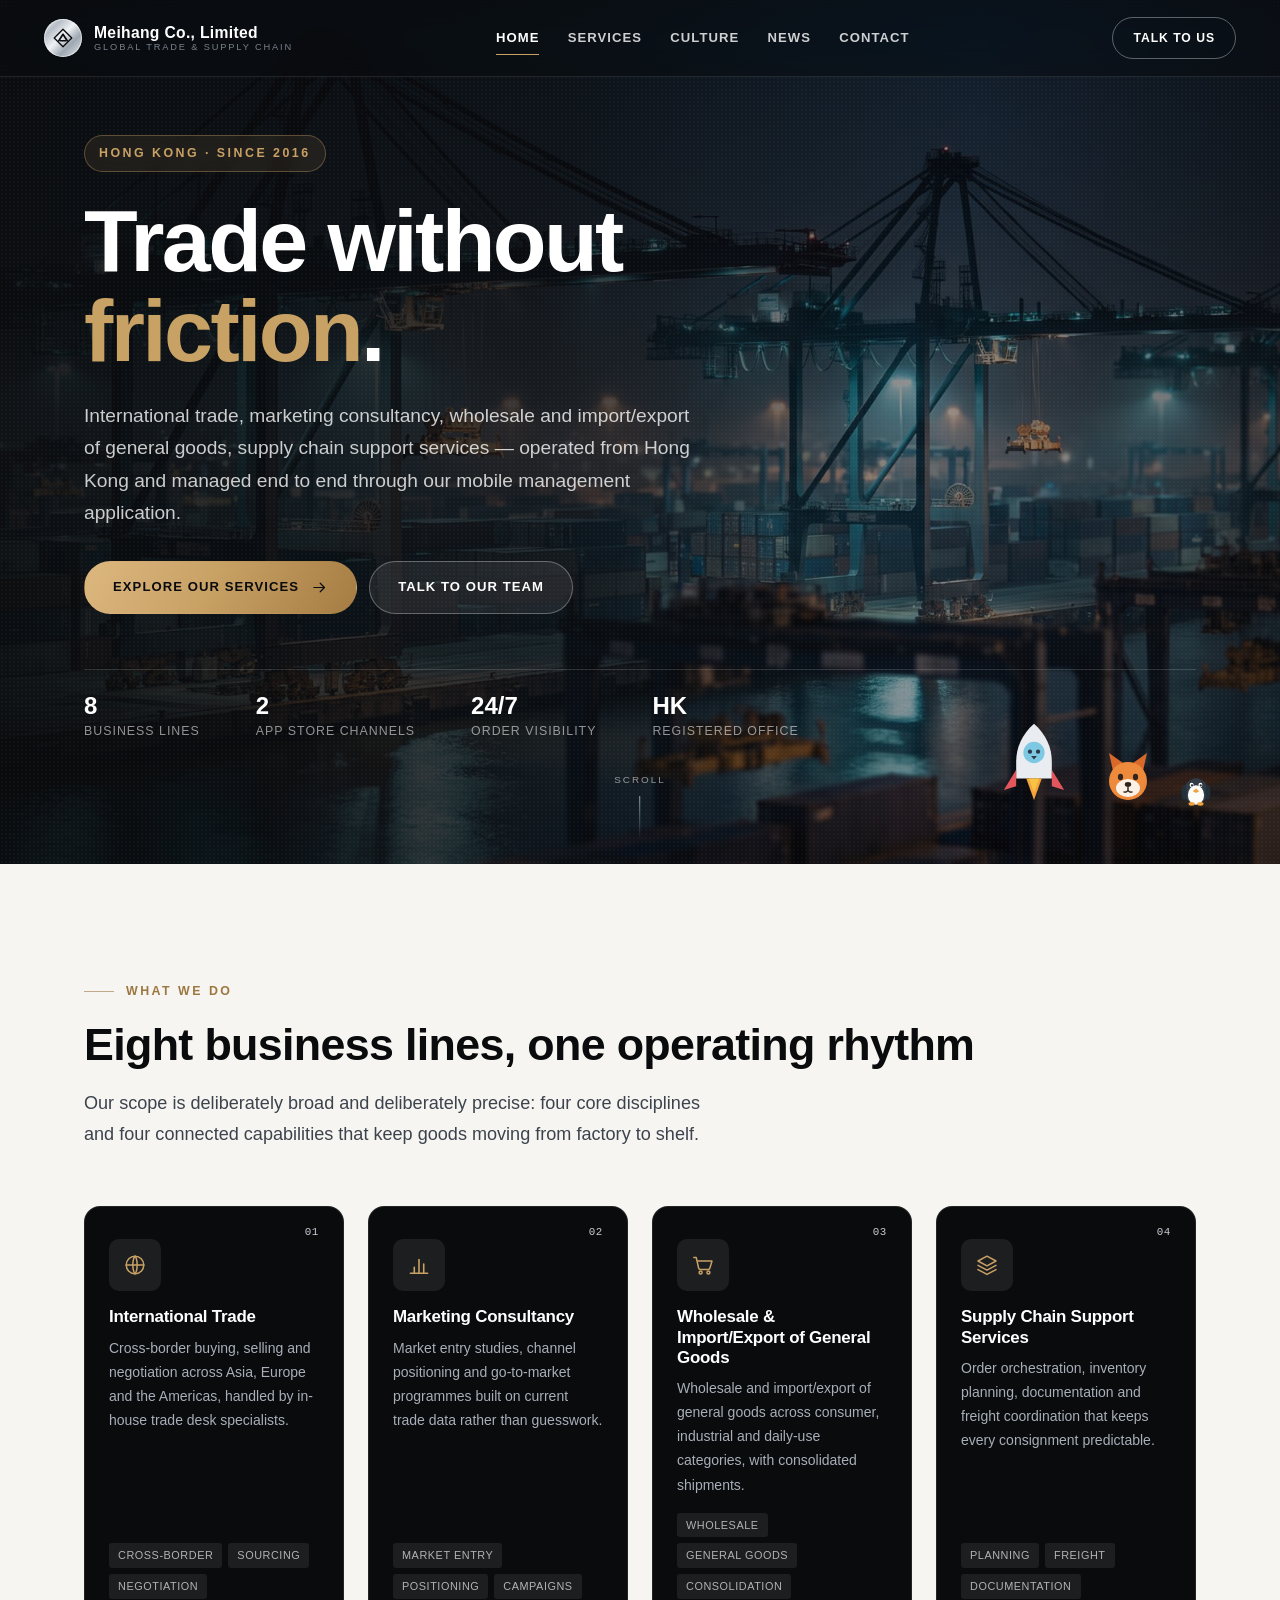
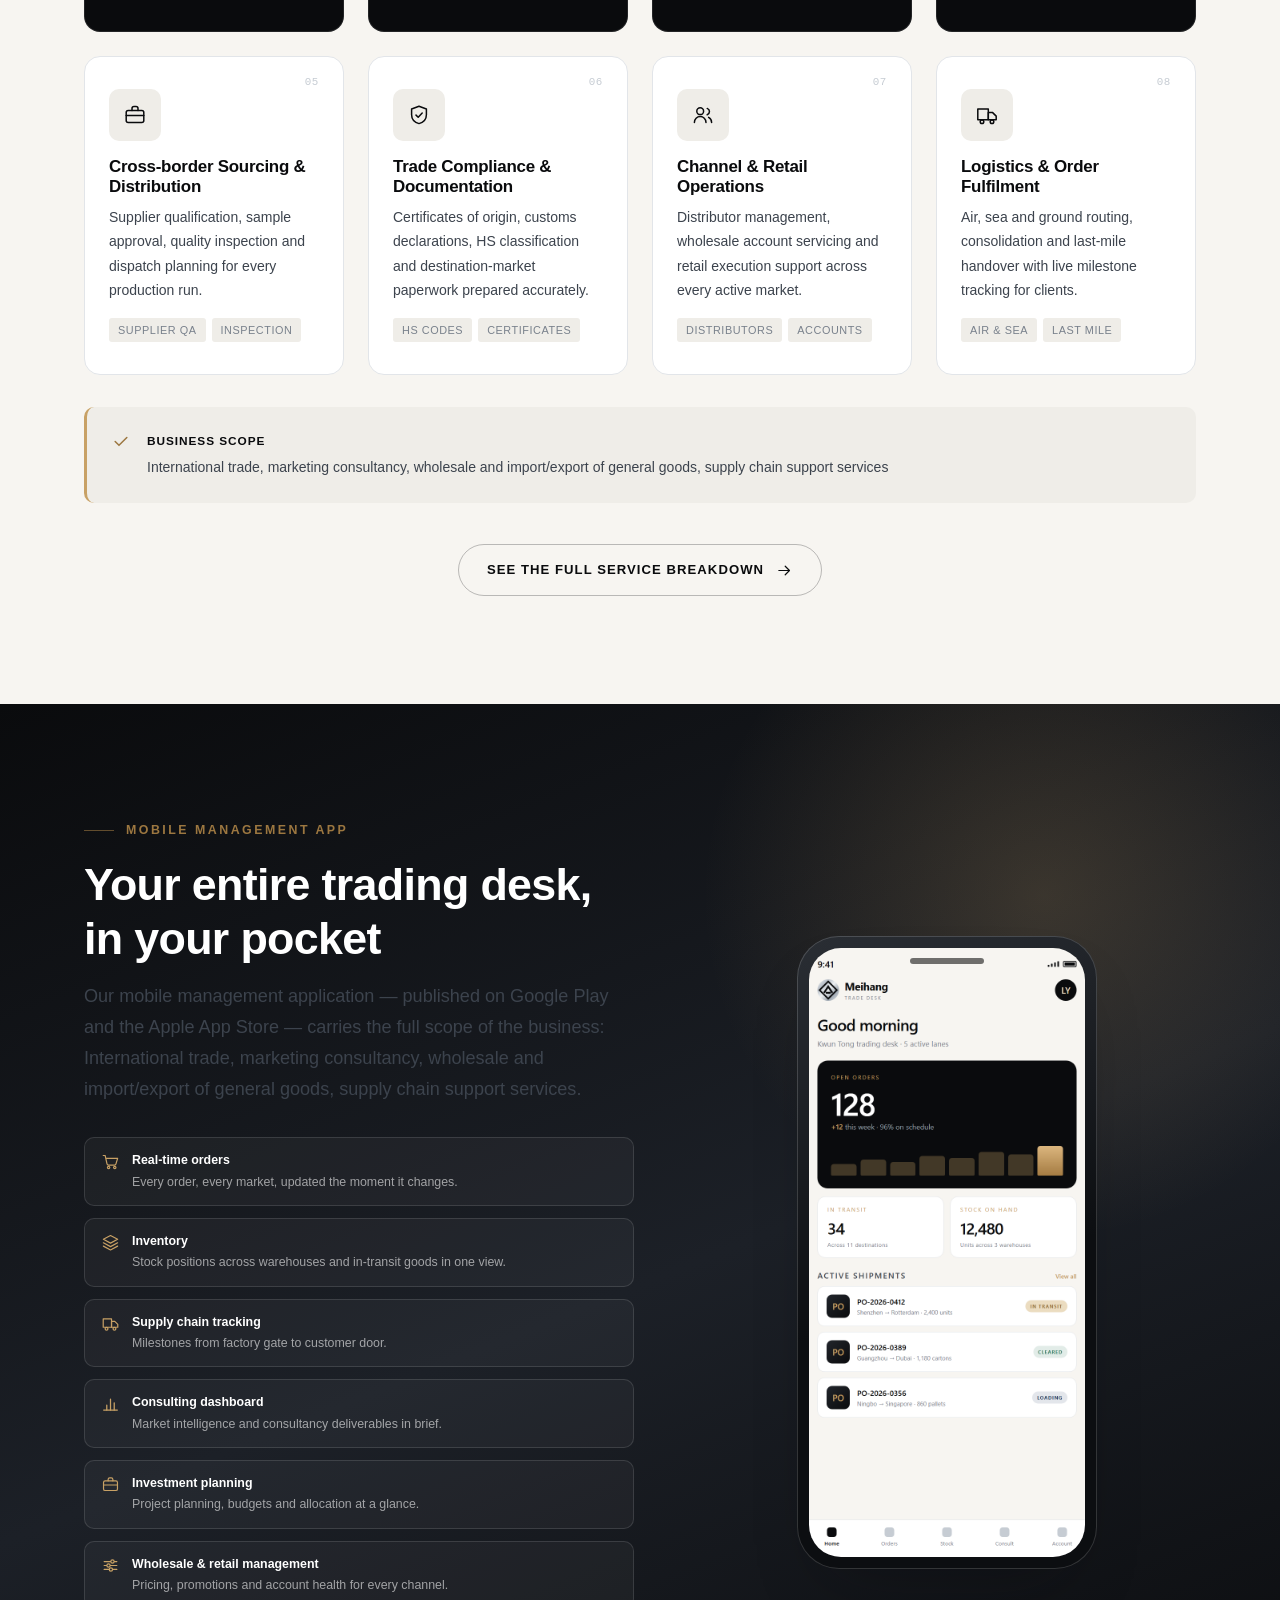
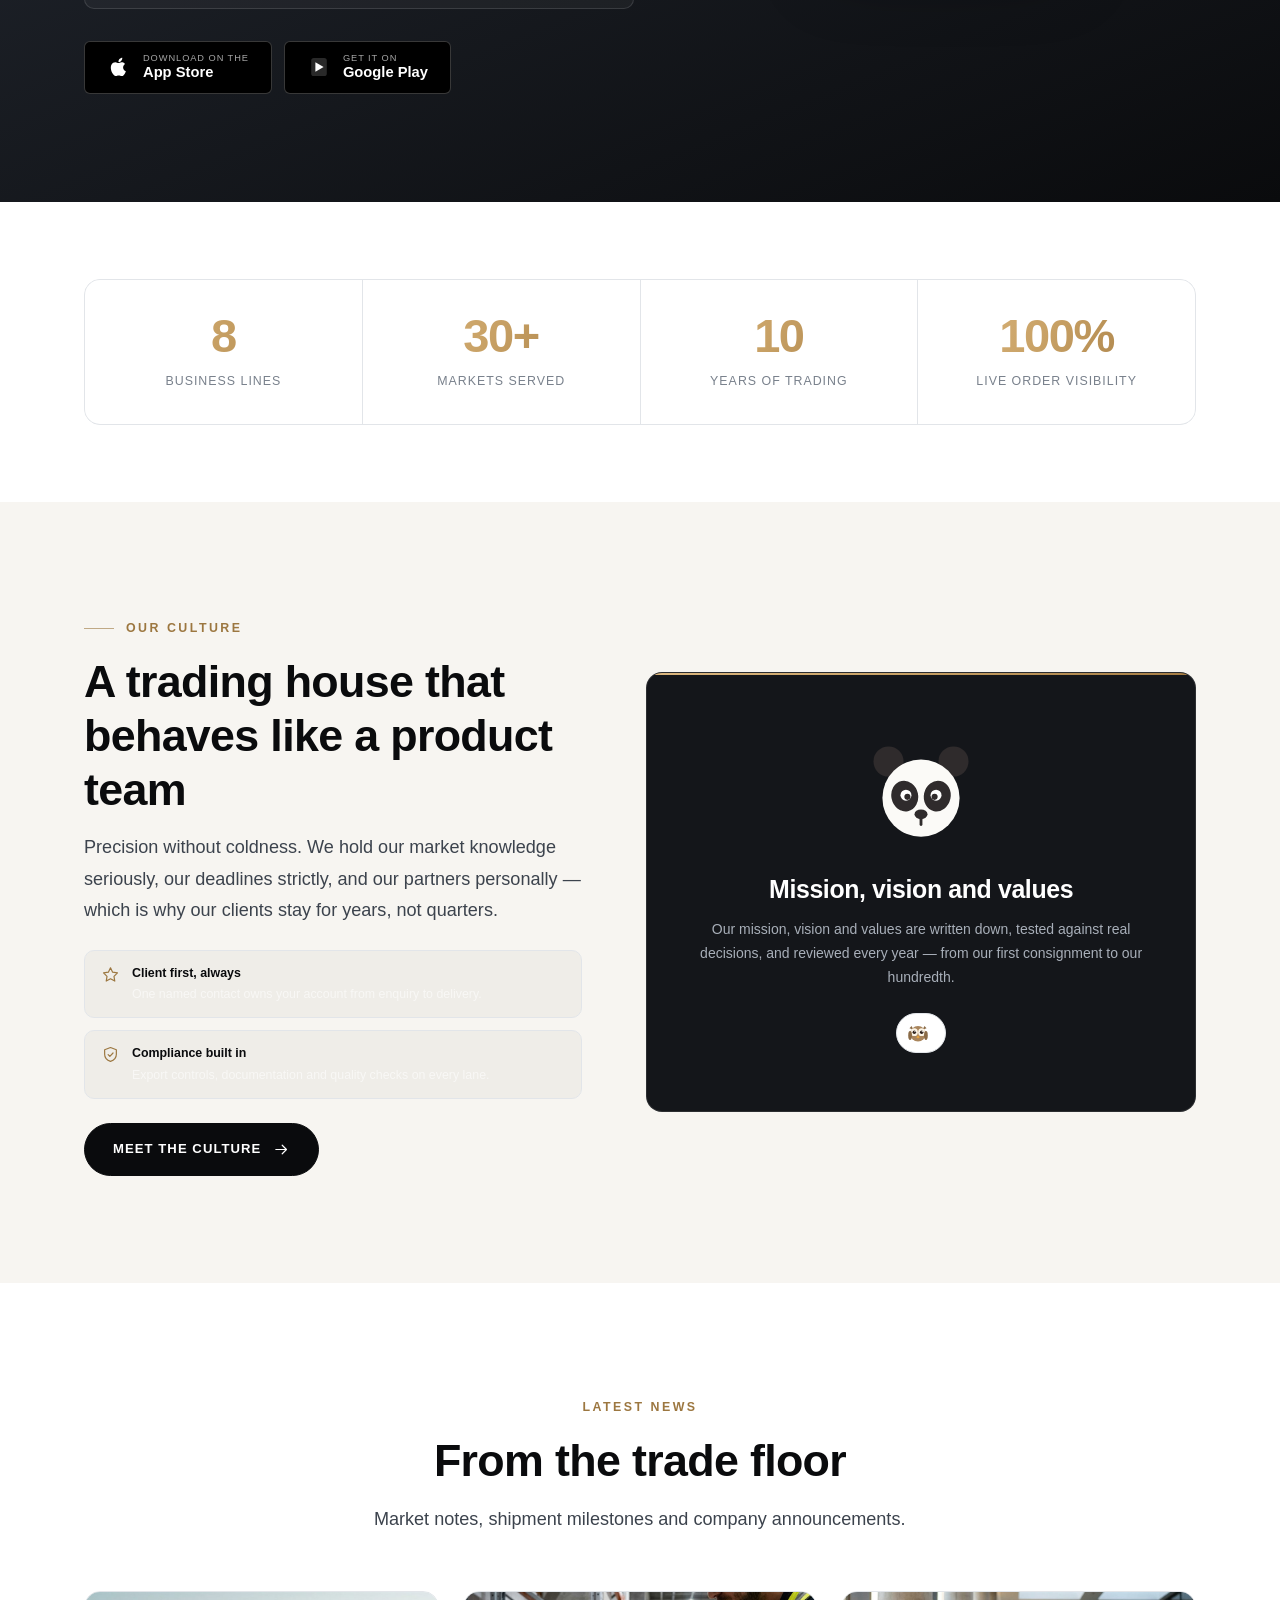
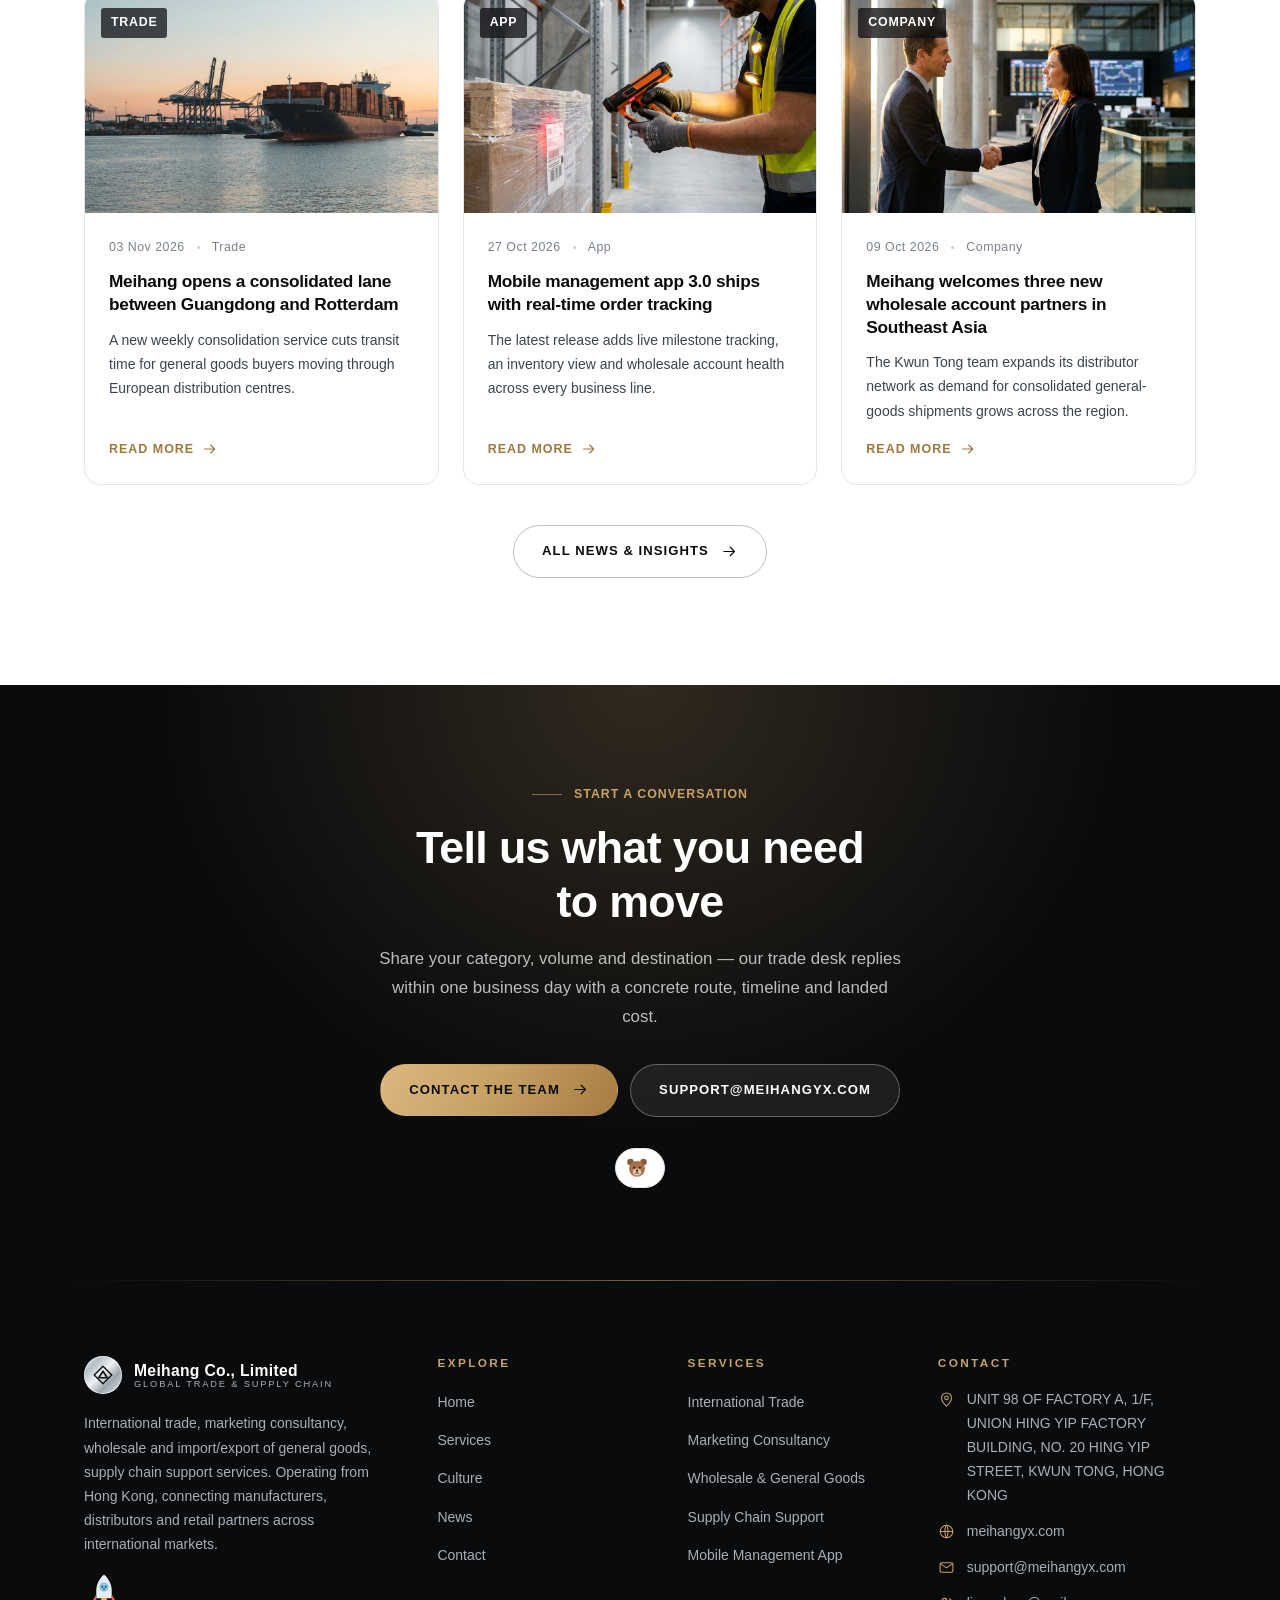
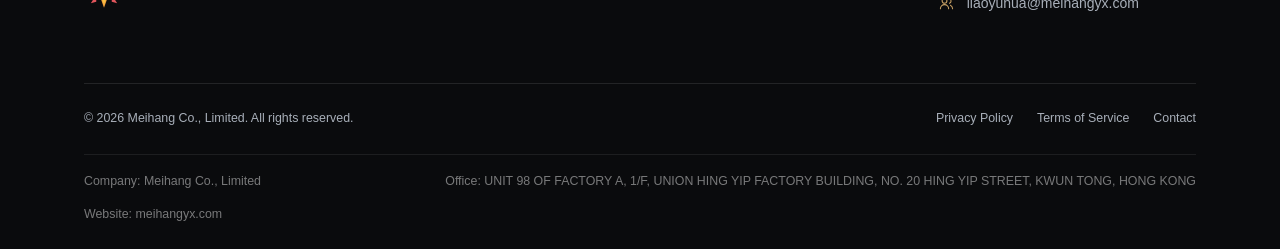
<file: index.html>
<!DOCTYPE html>
<html lang="en">
<head>
<meta charset="utf-8">
<meta name="viewport" content="width=device-width, initial-scale=1">
<title>Meihang Co., Limited — International Trade, Wholesale &amp; Supply Chain Support</title>
<meta name="description" content="Meihang Co., Limited is a Hong Kong trading company delivering international trade, marketing consultancy, wholesale and import/export of general goods, and supply chain support services, plus a mobile management app for orders, inventory and trade operations.">
<link rel="canonical" href="https://meihangyx.com/">
<meta property="og:type" content="website">
<meta property="og:site_name" content="Meihang Co., Limited">
<meta property="og:title" content="Meihang Co., Limited — International Trade, Wholesale &amp; Supply Chain Support">
<meta property="og:description" content="International trade, marketing consultancy, wholesale and import/export of general goods, supply chain support services.">
<meta property="og:url" content="https://meihangyx.com/">
<meta name="twitter:card" content="summary_large_image">
<meta name="twitter:title" content="Meihang Co., Limited — International Trade, Wholesale &amp; Supply Chain Support">
<meta name="twitter:description" content="International trade, marketing consultancy, wholesale and import/export of general goods, supply chain support services.">
<link rel="icon" href="images/favicon.svg" type="image/svg+xml">
<link rel="stylesheet" href="css/style.css">
</head>
<body data-page="home">
<header id="site-header"></header>

<main>
  <!-- ============================ HERO ============================ -->
  <section class="hero">
    <div class="hero-media">
      <img src="images/hero.jpg" alt="Global container port and freight corridors at dusk" width="2000" height="1125">
    </div>
    <div class="hero-grain"></div>

    <div class="container hero-inner">
      <span class="hero-kicker reveal fade-up">Hong Kong · Since 2016</span>
      <h1 class="hero-title reveal fade-up" style="--d:.08s">
        Trade without<br><span class="accent">friction</span>.
      </h1>
      <p class="hero-lead reveal fade-up" style="--d:.16s">
        International trade, marketing consultancy, wholesale and import/export of general goods,
        supply chain support services — operated from Hong Kong and managed end to end through
        our mobile management application.
      </p>
      <div class="hero-actions reveal fade-up" style="--d:.24s">
        <a class="btn btn--accent" href="./services.html">Explore our services
          <svg aria-hidden="true"><use href="#arrow-right"></use></svg>
        </a>
        <a class="btn btn--ghost-light" href="./contact.html">Talk to our team</a>
      </div>

      <div class="hero-meta reveal fade-up" style="--d:.32s">
        <div class="hero-meta-item"><strong>8</strong><span>Business Lines</span></div>
        <div class="hero-meta-item"><strong>2</strong><span>App Store Channels</span></div>
        <div class="hero-meta-item"><strong>24/7</strong><span>Order Visibility</span></div>
        <div class="hero-meta-item"><strong>HK</strong><span>Registered Office</span></div>
      </div>
    </div>

    <div class="hero-mascots" aria-hidden="true">
      <span data-mascot="rocket-cat" data-mascot-size="lg"></span>
      <span data-mascot="fox" data-mascot-size="md" class="float"></span>
      <span data-mascot="penguin" data-mascot-size="sm" class="float"></span>
    </div>

    <div class="hero-scroll" aria-hidden="true">Scroll</div>
  </section>

  <!-- ============================ BUSINESS PREVIEW ============================ -->
  <section class="section" id="business">
    <div class="container">
      <div class="section-head section-head--wide">
        <span class="eyebrow">What we do</span>
        <h2 class="section-title reveal fade-up">Eight business lines, one operating rhythm</h2>
        <p class="section-lead reveal fade-up" style="--d:.06s">
          Our scope is deliberately broad and deliberately precise: four core disciplines and four
          connected capabilities that keep goods moving from factory to shelf.
        </p>
      </div>

      <div class="service-grid stagger">
        <article class="service-card service-card--core">
          <span class="card-index">01</span>
          <span class="icon-badge"><svg aria-hidden="true"><use href="#globe"></use></svg></span>
          <h3>International Trade</h3>
          <p>Cross-border buying, selling and negotiation across Asia, Europe and the Americas, handled by in-house trade desk specialists.</p>
          <div class="service-tags"><span>Cross-border</span><span>Sourcing</span><span>Negotiation</span></div>
        </article>

        <article class="service-card service-card--core">
          <span class="card-index">02</span>
          <span class="icon-badge"><svg aria-hidden="true"><use href="#chart"></use></svg></span>
          <h3>Marketing Consultancy</h3>
          <p>Market entry studies, channel positioning and go-to-market programmes built on current trade data rather than guesswork.</p>
          <div class="service-tags"><span>Market entry</span><span>Positioning</span><span>Campaigns</span></div>
        </article>

        <article class="service-card service-card--core">
          <span class="card-index">03</span>
          <span class="icon-badge"><svg aria-hidden="true"><use href="#cart"></use></svg></span>
          <h3>Wholesale &amp; Import/Export of General Goods</h3>
          <p>Wholesale and import/export of general goods across consumer, industrial and daily-use categories, with consolidated shipments.</p>
          <div class="service-tags"><span>Wholesale</span><span>General goods</span><span>Consolidation</span></div>
        </article>

        <article class="service-card service-card--core">
          <span class="card-index">04</span>
          <span class="icon-badge"><svg aria-hidden="true"><use href="#layers"></use></svg></span>
          <h3>Supply Chain Support Services</h3>
          <p>Order orchestration, inventory planning, documentation and freight coordination that keeps every consignment predictable.</p>
          <div class="service-tags"><span>Planning</span><span>Freight</span><span>Documentation</span></div>
        </article>

        <article class="service-card">
          <span class="card-index">05</span>
          <span class="icon-badge"><svg aria-hidden="true"><use href="#briefcase"></use></svg></span>
          <h3>Cross-border Sourcing &amp; Distribution</h3>
          <p>Supplier qualification, sample approval, quality inspection and dispatch planning for every production run.</p>
          <div class="service-tags"><span>Supplier QA</span><span>Inspection</span></div>
        </article>

        <article class="service-card">
          <span class="card-index">06</span>
          <span class="icon-badge"><svg aria-hidden="true"><use href="#shield"></use></svg></span>
          <h3>Trade Compliance &amp; Documentation</h3>
          <p>Certificates of origin, customs declarations, HS classification and destination-market paperwork prepared accurately.</p>
          <div class="service-tags"><span>HS codes</span><span>Certificates</span></div>
        </article>

        <article class="service-card">
          <span class="card-index">07</span>
          <span class="icon-badge"><svg aria-hidden="true"><use href="#users"></use></svg></span>
          <h3>Channel &amp; Retail Operations</h3>
          <p>Distributor management, wholesale account servicing and retail execution support across every active market.</p>
          <div class="service-tags"><span>Distributors</span><span>Accounts</span></div>
        </article>

        <article class="service-card">
          <span class="card-index">08</span>
          <span class="icon-badge"><svg aria-hidden="true"><use href="#truck"></use></svg></span>
          <h3>Logistics &amp; Order Fulfilment</h3>
          <p>Air, sea and ground routing, consolidation and last-mile handover with live milestone tracking for clients.</p>
          <div class="service-tags"><span>Air &amp; sea</span><span>Last mile</span></div>
        </article>
      </div>

      <div class="scope-strip reveal fade-up" style="margin-top:var(--sp-6)">
        <svg aria-hidden="true"><use href="#check"></use></svg>
        <span>
          <strong>Business scope</strong>
          International trade, marketing consultancy, wholesale and import/export of general goods, supply chain support services
        </span>
      </div>

      <div class="text-center" style="margin-top:var(--sp-7)">
        <a class="btn btn--outline" href="./services.html">See the full service breakdown
          <svg aria-hidden="true"><use href="#arrow-right"></use></svg>
        </a>
      </div>
    </div>
  </section>

  <!-- ============================ APP HIGHLIGHT ============================ -->
  <section class="section app-highlight" id="app">
    <div class="container">
      <div class="grid grid--split">
        <div class="app-copy">
          <span class="eyebrow">Mobile management app</span>
          <h2 class="section-title reveal fade-up">Your entire trading desk, in your pocket</h2>
          <p class="section-lead reveal fade-up" style="--d:.06s">
            Our mobile management application — published on Google Play and the Apple App Store —
            carries the full scope of the business: International trade, marketing consultancy,
            wholesale and import/export of general goods, supply chain support services.
          </p>

          <div class="app-feature-list stagger">
            <div class="app-feature">
              <svg aria-hidden="true"><use href="#cart"></use></svg>
              <span><strong>Real-time orders</strong><span>Every order, every market, updated the moment it changes.</span></span>
            </div>
            <div class="app-feature">
              <svg aria-hidden="true"><use href="#layers"></use></svg>
              <span><strong>Inventory</strong><span>Stock positions across warehouses and in-transit goods in one view.</span></span>
            </div>
            <div class="app-feature">
              <svg aria-hidden="true"><use href="#truck"></use></svg>
              <span><strong>Supply chain tracking</strong><span>Milestones from factory gate to customer door.</span></span>
            </div>
            <div class="app-feature">
              <svg aria-hidden="true"><use href="#chart"></use></svg>
              <span><strong>Consulting dashboard</strong><span>Market intelligence and consultancy deliverables in brief.</span></span>
            </div>
            <div class="app-feature">
              <svg aria-hidden="true"><use href="#briefcase"></use></svg>
              <span><strong>Investment planning</strong><span>Project planning, budgets and allocation at a glance.</span></span>
            </div>
            <div class="app-feature">
              <svg aria-hidden="true"><use href="#settings"></use></svg>
              <span><strong>Wholesale &amp; retail management</strong><span>Pricing, promotions and account health for every channel.</span></span>
            </div>
          </div>

          <div class="store-badges reveal fade-up" style="--d:.1s">
            <a class="store-badge" href="#app-download">
              <svg aria-hidden="true"><use href="#apple"></use></svg>
              <span class="sb-text"><small>Download on the</small><strong>App Store</strong></span>
            </a>
            <a class="store-badge" href="#app-download">
              <svg aria-hidden="true"><use href="#google-play"></use></svg>
              <span class="sb-text"><small>Get it on</small><strong>Google Play</strong></span>
            </a>
          </div>
        </div>

        <div class="app-stage reveal zoom-in">
          <div class="phone">
            <div class="phone-screen">
              <img src="images/app-phone.png" alt="Meihang mobile management application running on a smartphone" width="720" height="1520">
            </div>
          </div>
        </div>
      </div>
    </div>
  </section>

  <!-- ============================ STATS ============================ -->
  <section class="section section--paper section--tight">
    <div class="container">
      <div class="stat-grid stagger">
        <div class="stat">
          <div class="stat-num">8</div>
          <div class="stat-label">Business Lines</div>
        </div>
        <div class="stat">
          <div class="stat-num">30+</div>
          <div class="stat-label">Markets Served</div>
        </div>
        <div class="stat">
          <div class="stat-num">10</div>
          <div class="stat-label">Years of Trading</div>
        </div>
        <div class="stat">
          <div class="stat-num">100%</div>
          <div class="stat-label">Live Order Visibility</div>
        </div>
      </div>
    </div>
  </section>

  <!-- ============================ CULTURE TEASER ============================ -->
  <section class="section">
    <div class="container">
      <div class="grid grid--split-reverse">
        <div class="reveal slide-left">
          <span class="eyebrow">Our culture</span>
          <h2 class="section-title">A trading house that behaves like a product team</h2>
          <p class="section-lead">
            Precision without coldness. We hold our market knowledge seriously, our deadlines
            strictly, and our partners personally — which is why our clients stay for years, not quarters.
          </p>
          <div class="app-feature-list" style="margin-block:var(--sp-5)">
            <div class="app-feature" style="background:var(--c-ivory-2);border-color:var(--line);color:var(--fg-soft)">
              <svg aria-hidden="true" style="color:var(--c-accent-deep)"><use href="#star"></use></svg>
              <span><strong style="color:var(--fg)">Client first, always</strong><span>One named contact owns your account from enquiry to delivery.</span></span>
            </div>
            <div class="app-feature" style="background:var(--c-ivory-2);border-color:var(--line);color:var(--fg-soft)">
              <svg aria-hidden="true" style="color:var(--c-accent-deep)"><use href="#shield"></use></svg>
              <span><strong style="color:var(--fg)">Compliance built in</strong><span>Export controls, documentation and quality checks on every lane.</span></span>
            </div>
          </div>
          <a class="btn btn--primary" href="./culture.html">Meet the culture
            <svg aria-hidden="true"><use href="#arrow-right"></use></svg>
          </a>
        </div>

        <div class="reveal slide-right text-center">
          <div class="card card--dark card--accent" style="padding:var(--sp-8) var(--sp-6)">
            <span data-mascot="panda" data-mascot-size="xl"></span>
            <h3 style="margin-top:var(--sp-4);color:#fff">Mission, vision and values</h3>
            <p style="margin-top:var(--sp-3);color:var(--fg-on-dark-soft)">
              Our mission, vision and values are written down, tested against real decisions, and
              reviewed every year — from our first consignment to our hundredth.
            </p>
            <div style="margin-top:var(--sp-5)">
              <span class="mascot-chip" data-mascot="owl" data-mascot-size="xs">Owl, the compliance keeper</span>
            </div>
          </div>
        </div>
      </div>
    </div>
  </section>

  <!-- ============================ NEWS TEASER ============================ -->
  <section class="section section--paper">
    <div class="container">
      <div class="section-head section-head--center">
        <span class="eyebrow">Latest news</span>
        <h2 class="section-title reveal fade-up">From the trade floor</h2>
        <p class="section-lead reveal fade-up" style="--d:.06s">
          Market notes, shipment milestones and company announcements.
        </p>
      </div>

      <div class="news-grid stagger">
        <article class="news-card">
          <div class="news-thumb">
            <img src="images/news-1.jpg" alt="Container vessel arriving at a busy terminal" width="1200" height="750">
            <span class="tag">Trade</span>
          </div>
          <div class="news-body">
            <div class="news-meta"><span>03 Nov 2026</span><span class="dot"></span><span>Trade</span></div>
            <h3 class="news-title">Meihang opens a consolidated lane between Guangdong and Rotterdam</h3>
            <p class="news-excerpt">A new weekly consolidation service cuts transit time for general goods buyers moving through European distribution centres.</p>
            <a class="link-arrow link-arrow--accent" href="./news.html">Read more <svg aria-hidden="true"><use href="#arrow-right"></use></svg></a>
          </div>
        </article>

        <article class="news-card">
          <div class="news-thumb">
            <img src="images/news-2.jpg" alt="Warehouse team scanning inventory with a mobile device" width="1200" height="750">
            <span class="tag">App</span>
          </div>
          <div class="news-body">
            <div class="news-meta"><span>27 Oct 2026</span><span class="dot"></span><span>App</span></div>
            <h3 class="news-title">Mobile management app 3.0 ships with real-time order tracking</h3>
            <p class="news-excerpt">The latest release adds live milestone tracking, an inventory view and wholesale account health across every business line.</p>
            <a class="link-arrow link-arrow--accent" href="./news.html">Read more <svg aria-hidden="true"><use href="#arrow-right"></use></svg></a>
          </div>
        </article>

        <article class="news-card">
          <div class="news-thumb">
            <img src="images/news-3.jpg" alt="Business partners shaking hands in a trading hall" width="1200" height="750">
            <span class="tag">Company</span>
          </div>
          <div class="news-body">
            <div class="news-meta"><span>09 Oct 2026</span><span class="dot"></span><span>Company</span></div>
            <h3 class="news-title">Meihang welcomes three new wholesale account partners in Southeast Asia</h3>
            <p class="news-excerpt">The Kwun Tong team expands its distributor network as demand for consolidated general-goods shipments grows across the region.</p>
            <a class="link-arrow link-arrow--accent" href="./news.html">Read more <svg aria-hidden="true"><use href="#arrow-right"></use></svg></a>
          </div>
        </article>
      </div>

      <div class="text-center" style="margin-top:var(--sp-7)">
        <a class="btn btn--outline" href="./news.html">All news &amp; insights
          <svg aria-hidden="true"><use href="#arrow-right"></use></svg>
        </a>
      </div>
    </div>
  </section>

  <!-- ============================ CONTACT CTA ============================ -->
  <section class="cta-band">
    <div class="container">
      <span class="eyebrow eyebrow-inline" style="color:var(--c-accent)">Start a conversation</span>
      <h2 class="section-title">Tell us what you need to move</h2>
      <p>
        Share your category, volume and destination — our trade desk replies within one business day
        with a concrete route, timeline and landed cost.
      </p>
      <div class="cta-actions">
        <a class="btn btn--accent" href="./contact.html">Contact the team
          <svg aria-hidden="true"><use href="#arrow-right"></use></svg>
        </a>
        <a class="btn btn--ghost-light" href="mailto:support@meihangyx.com">support@meihangyx.com</a>
      </div>
      <div style="margin-top:var(--sp-6)">
        <span class="mascot-chip" data-mascot="bear" data-mascot-size="xs">Bear, keeping your shipments honest</span>
      </div>
    </div>
  </section>
</main>

<footer id="site-footer"></footer>
<script src="js/main.js" defer></script>
</body>
</html>
</file>
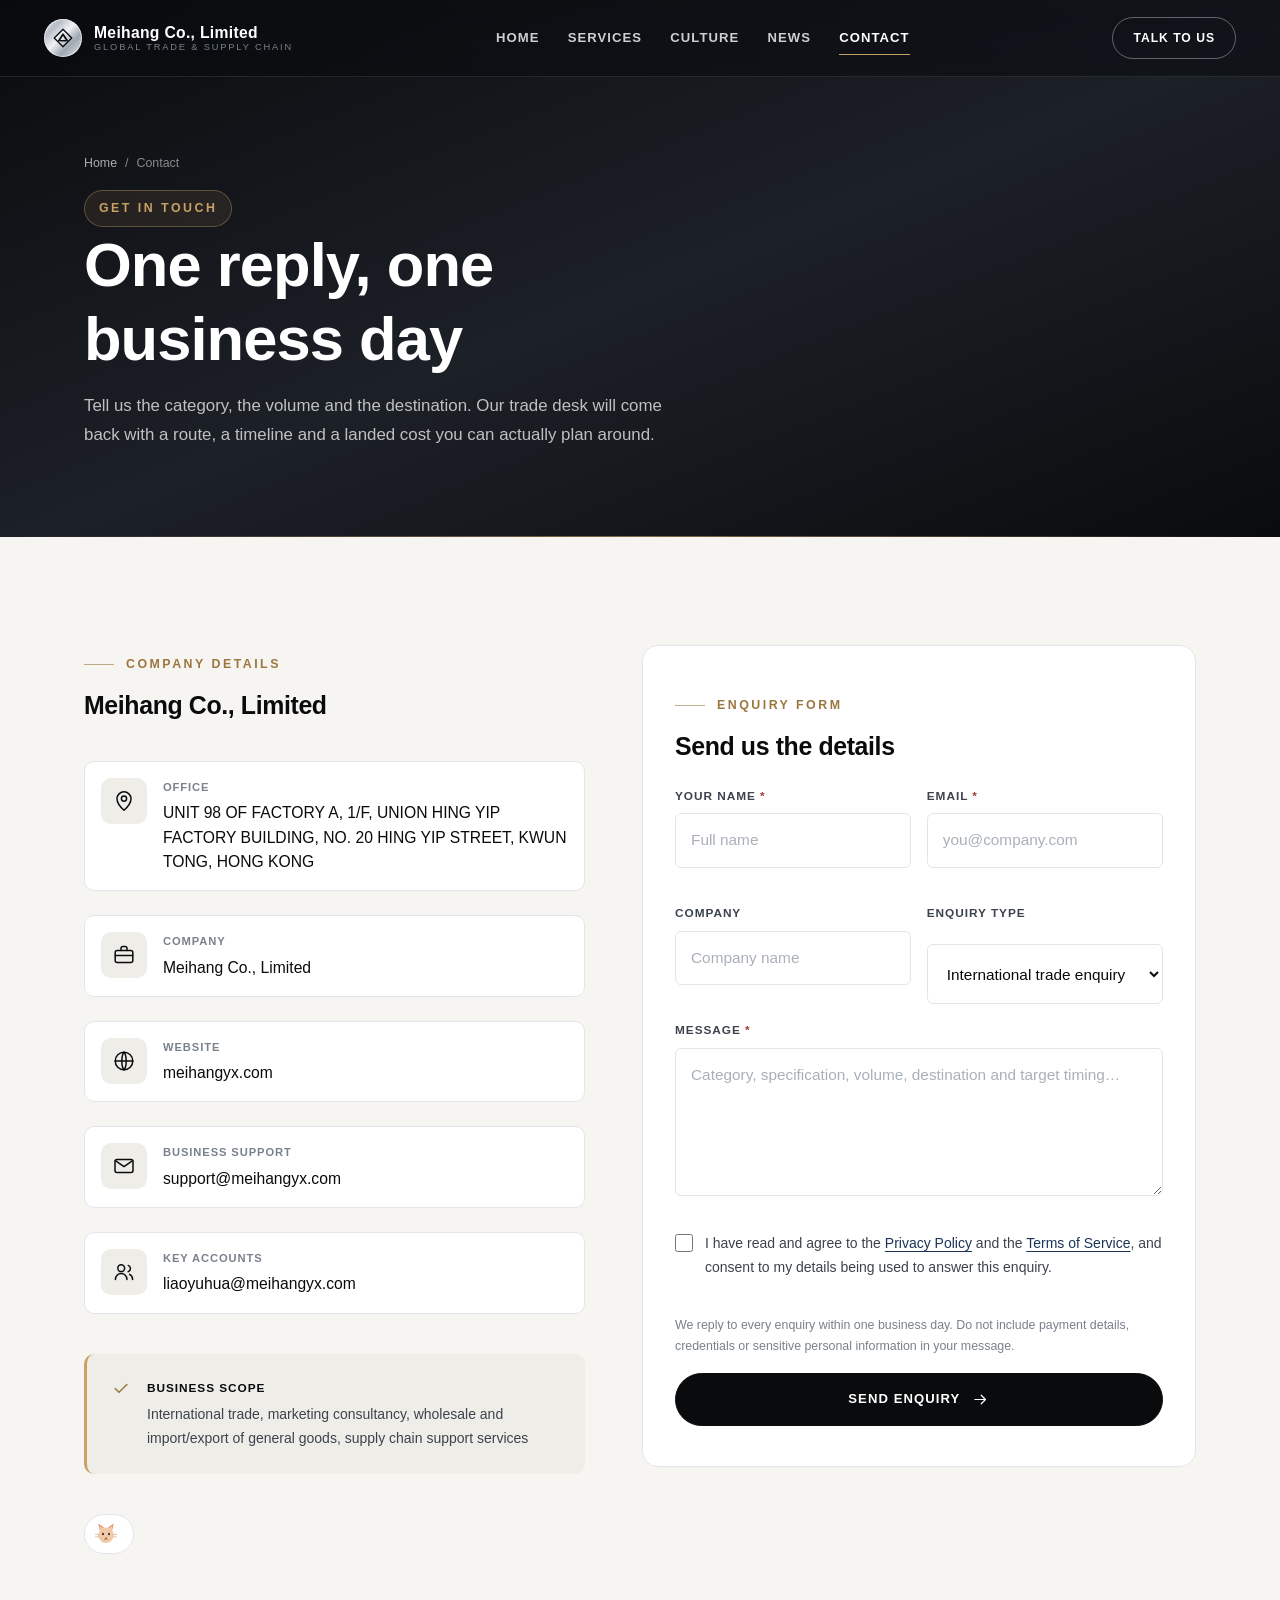
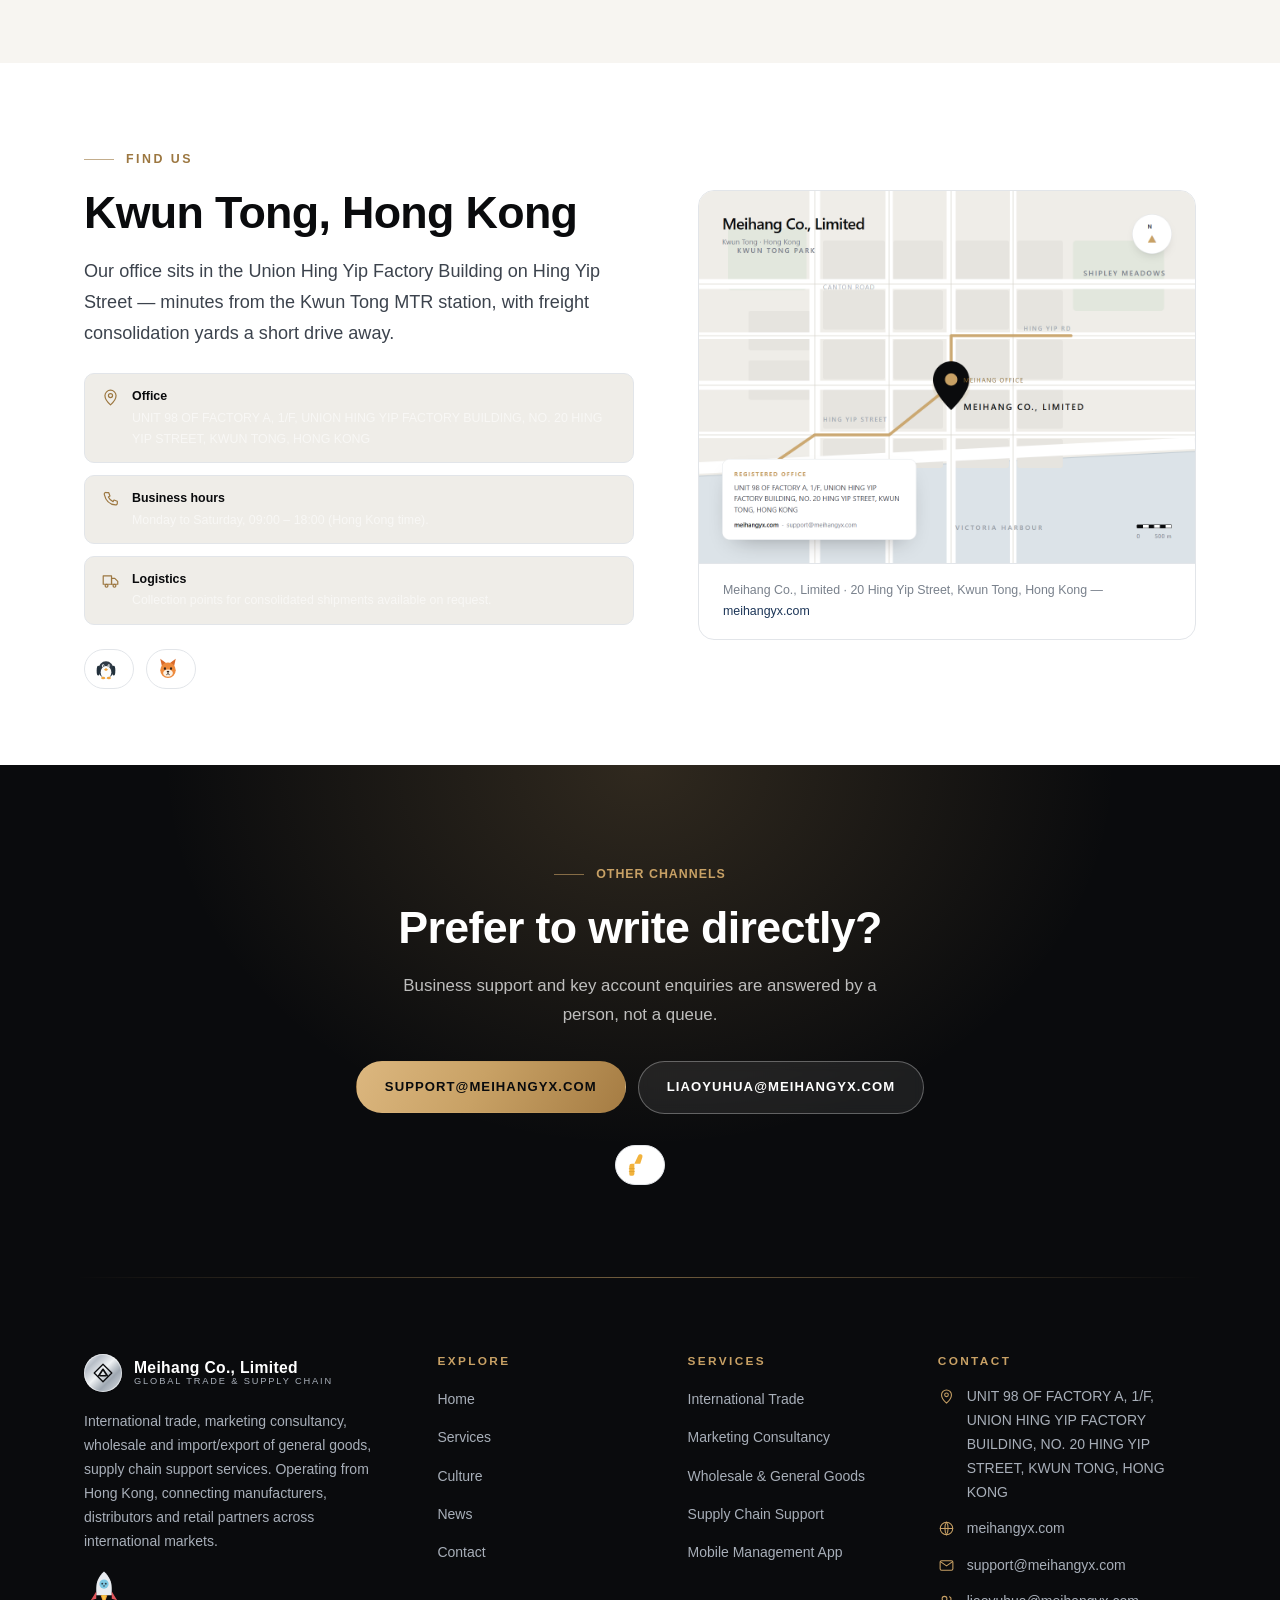
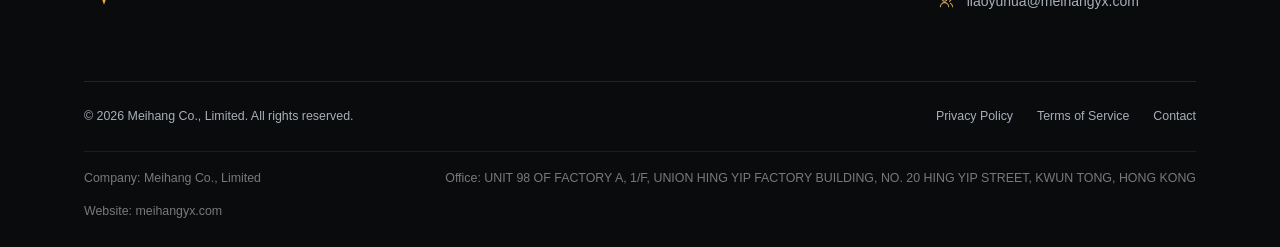
<file: contact.html>
<!DOCTYPE html>
<html lang="en">
<head>
<meta charset="utf-8">
<meta name="viewport" content="width=device-width, initial-scale=1">
<title>Contact Us — Meihang Co., Limited</title>
<meta name="description" content="Reach Meihang Co., Limited for business support, key account enquiries, partnership requests and general trade enquiries. Offices in Kwun Tong, Hong Kong.">
<link rel="canonical" href="https://meihangyx.com/contact.html">
<meta property="og:type" content="website">
<meta property="og:site_name" content="Meihang Co., Limited">
<meta property="og:title" content="Contact Us — Meihang Co., Limited">
<meta property="og:description" content="Business support, key account enquiries and partnership requests for Meihang Co., Limited, Hong Kong.">
<meta property="og:url" content="https://meihangyx.com/contact.html">
<meta name="twitter:card" content="summary_large_image">
<meta name="twitter:title" content="Contact Us — Meihang Co., Limited">
<meta name="twitter:description" content="Business support, key account enquiries and partnership requests. Offices in Kwun Tong, Hong Kong.">
<link rel="icon" href="images/favicon.svg" type="image/svg+xml">
<link rel="stylesheet" href="css/style.css">
</head>
<body data-page="contact">
<header id="site-header"></header>

<main>
  <!-- ============================ PAGE HERO ============================ -->
  <section class="page-hero">
    <div class="container page-hero-inner">
      <nav class="breadcrumb" aria-label="Breadcrumb">
        <a href="./">Home</a> <span>/</span> <span>Contact</span>
      </nav>
      <span class="hero-kicker reveal fade-up">Get in touch</span>
      <h1 class="reveal fade-up" style="--d:.06s;max-width:18ch">One reply, one business day</h1>
      <p class="reveal fade-up" style="--d:.12s">
        Tell us the category, the volume and the destination. Our trade desk will come back with a
        route, a timeline and a landed cost you can actually plan around.
      </p>
    </div>
  </section>

  <!-- ============================ CONTACT + FORM ============================ -->
  <section class="section">
    <div class="container">
      <div class="contact-grid">
        <!-- contact details -->
        <div class="contact-card reveal slide-left">
          <div class="section-head" style="margin-bottom:0">
            <span class="eyebrow">Company details</span>
            <h2 class="section-title" style="font-size:var(--fs-h3)">Meihang Co., Limited</h2>
          </div>

          <div class="contact-item">
            <span class="icon-badge"><svg aria-hidden="true"><use href="#map-pin"></use></svg></span>
            <div>
              <div class="contact-label">Office</div>
              <div class="contact-value">
                UNIT 98 OF FACTORY A, 1/F, UNION HING YIP FACTORY BUILDING, NO. 20 HING YIP STREET, KWUN TONG, HONG KONG
              </div>
            </div>
          </div>

          <div class="contact-item">
            <span class="icon-badge"><svg aria-hidden="true"><use href="#briefcase"></use></svg></span>
            <div>
              <div class="contact-label">Company</div>
              <div class="contact-value">Meihang Co., Limited</div>
            </div>
          </div>

          <div class="contact-item">
            <span class="icon-badge"><svg aria-hidden="true"><use href="#globe"></use></svg></span>
            <div>
              <div class="contact-label">Website</div>
              <div class="contact-value"><a href="https://meihangyx.com">meihangyx.com</a></div>
            </div>
          </div>

          <div class="contact-item">
            <span class="icon-badge"><svg aria-hidden="true"><use href="#mail"></use></svg></span>
            <div>
              <div class="contact-label">Business support</div>
              <div class="contact-value"><a href="mailto:support@meihangyx.com">support@meihangyx.com</a></div>
            </div>
          </div>

          <div class="contact-item">
            <span class="icon-badge"><svg aria-hidden="true"><use href="#users"></use></svg></span>
            <div>
              <div class="contact-label">Key accounts</div>
              <div class="contact-value"><a href="mailto:liaoyuhua@meihangyx.com">liaoyuhua@meihangyx.com</a></div>
            </div>
          </div>

          <div class="scope-strip" style="margin-top:var(--sp-4)">
            <svg aria-hidden="true"><use href="#check"></use></svg>
            <span>
              <strong>Business scope</strong>
              International trade, marketing consultancy, wholesale and import/export of general goods, supply chain support services
            </span>
          </div>

          <div style="margin-top:var(--sp-4)">
            <span class="mascot-chip" data-mascot="cat" data-mascot-size="xs">Cat, at the front desk</span>
          </div>
        </div>

        <!-- form -->
        <div class="reveal slide-right">
          <div class="card" style="padding:var(--sp-7) var(--sp-6)">
            <span class="eyebrow">Enquiry form</span>
            <h3 style="margin-bottom:var(--sp-5)">Send us the details</h3>

            <form class="form" id="contact-form" novalidate>
              <div class="form-row">
                <div class="field">
                  <label class="label" for="cf-name">Your name <span class="req">*</span></label>
                  <input class="input" type="text" id="cf-name" name="name" placeholder="Full name" required autocomplete="name">
                  <div class="field-error" aria-live="polite"></div>
                </div>
                <div class="field">
                  <label class="label" for="cf-email">Email <span class="req">*</span></label>
                  <input class="input" type="email" id="cf-email" name="email" placeholder="you@company.com" required autocomplete="email">
                  <div class="field-error" aria-live="polite"></div>
                </div>
              </div>

              <div class="form-row">
                <div class="field">
                  <label class="label" for="cf-company">Company</label>
                  <input class="input" type="text" id="cf-company" name="company" placeholder="Company name" autocomplete="organization">
                  <div class="field-error" aria-live="polite"></div>
                </div>
                <div class="field">
                  <label class="label" for="cf-topic">Enquiry type</label>
                  <select class="select" id="cf-topic" name="topic">
                    <option>International trade enquiry</option>
                    <option>Marketing consultancy</option>
                    <option>Wholesale &amp; import/export of general goods</option>
                    <option>Supply chain support services</option>
                    <option>Mobile management app</option>
                    <option>Partnership proposal</option>
                  </select>
                </div>
              </div>

              <div class="field">
                <label class="label" for="cf-message">Message <span class="req">*</span></label>
                <textarea class="textarea" id="cf-message" name="message" placeholder="Category, specification, volume, destination and target timing…" required></textarea>
                <div class="field-error" aria-live="polite"></div>
              </div>

              <div class="field">
                <label class="checkbox" for="cf-consent">
                  <input type="checkbox" id="cf-consent" name="consent" required>
                  <span>
                    I have read and agree to the
                    <a href="./privacy.html">Privacy Policy</a> and the
                    <a href="./terms.html">Terms of Service</a>, and consent to my details being used
                    to answer this enquiry.
                  </span>
                </label>
                <div class="field-error" aria-live="polite"></div>
              </div>

              <div class="form-message" data-form-message role="status"></div>

              <div class="form-note">
                We reply to every enquiry within one business day. Do not include payment details,
                credentials or sensitive personal information in your message.
              </div>

              <button class="btn btn--primary btn--block" type="submit">
                Send enquiry
                <svg aria-hidden="true"><use href="#arrow-right"></use></svg>
              </button>
            </form>
          </div>
        </div>
      </div>
    </div>
  </section>

  <!-- ============================ MAP ============================ -->
  <section class="section section--paper section--tight">
    <div class="container">
      <div class="grid grid--split">
        <div class="reveal slide-left">
          <span class="eyebrow">Find us</span>
          <h2 class="section-title">Kwun Tong, Hong Kong</h2>
          <p class="section-lead">
            Our office sits in the Union Hing Yip Factory Building on Hing Yip Street — minutes from
            the Kwun Tong MTR station, with freight consolidation yards a short drive away.
          </p>
          <div class="app-feature-list" style="margin-block:var(--sp-5)">
            <div class="app-feature" style="background:var(--c-ivory-2);border-color:var(--line);color:var(--fg-soft)">
              <svg aria-hidden="true" style="color:var(--c-accent-deep)"><use href="#map-pin"></use></svg>
              <span><strong style="color:var(--fg)">Office</strong><span>UNIT 98 OF FACTORY A, 1/F, UNION HING YIP FACTORY BUILDING, NO. 20 HING YIP STREET, KWUN TONG, HONG KONG</span></span>
            </div>
            <div class="app-feature" style="background:var(--c-ivory-2);border-color:var(--line);color:var(--fg-soft)">
              <svg aria-hidden="true" style="color:var(--c-accent-deep)"><use href="#phone"></use></svg>
              <span><strong style="color:var(--fg)">Business hours</strong><span>Monday to Saturday, 09:00 – 18:00 (Hong Kong time).</span></span>
            </div>
            <div class="app-feature" style="background:var(--c-ivory-2);border-color:var(--line);color:var(--fg-soft)">
              <svg aria-hidden="true" style="color:var(--c-accent-deep)"><use href="#truck"></use></svg>
              <span><strong style="color:var(--fg)">Logistics</strong><span>Collection points for consolidated shipments available on request.</span></span>
            </div>
          </div>
          <div style="display:flex;flex-wrap:wrap;gap:var(--sp-3)">
            <span class="mascot-chip" data-mascot="penguin" data-mascot-size="xs">Penguin, who knows the docks</span>
            <span class="mascot-chip" data-mascot="fox" data-mascot-size="xs">Fox, who knows the shortcuts</span>
          </div>
        </div>

        <div class="reveal slide-right">
          <div class="map-frame">
            <img src="images/map.png" alt="Map showing Meihang Co., Limited at 20 Hing Yip Street, Kwun Tong, Hong Kong" width="1200" height="900">
            <div class="map-caption">
              Meihang Co., Limited · 20 Hing Yip Street, Kwun Tong, Hong Kong —
              <a href="https://meihangyx.com">meihangyx.com</a>
            </div>
          </div>
        </div>
      </div>
    </div>
  </section>

  <!-- ============================ CTA ============================ -->
  <section class="cta-band">
    <div class="container">
      <span class="eyebrow eyebrow-inline" style="color:var(--c-accent)">Other channels</span>
      <h2 class="section-title">Prefer to write directly?</h2>
      <p>Business support and key account enquiries are answered by a person, not a queue.</p>
      <div class="cta-actions">
        <a class="btn btn--accent" href="mailto:support@meihangyx.com">support@meihangyx.com</a>
        <a class="btn btn--ghost-light" href="mailto:liaoyuhua@meihangyx.com">liaoyuhua@meihangyx.com</a>
      </div>
      <div style="margin-top:var(--sp-6)">
        <span class="mascot-chip" data-mascot="thumbs-up" data-mascot-size="xs">Thumbs up, we read everything</span>
      </div>
    </div>
  </section>
</main>

<footer id="site-footer"></footer>
<script src="js/main.js" defer></script>
</body>
</html>
</file>
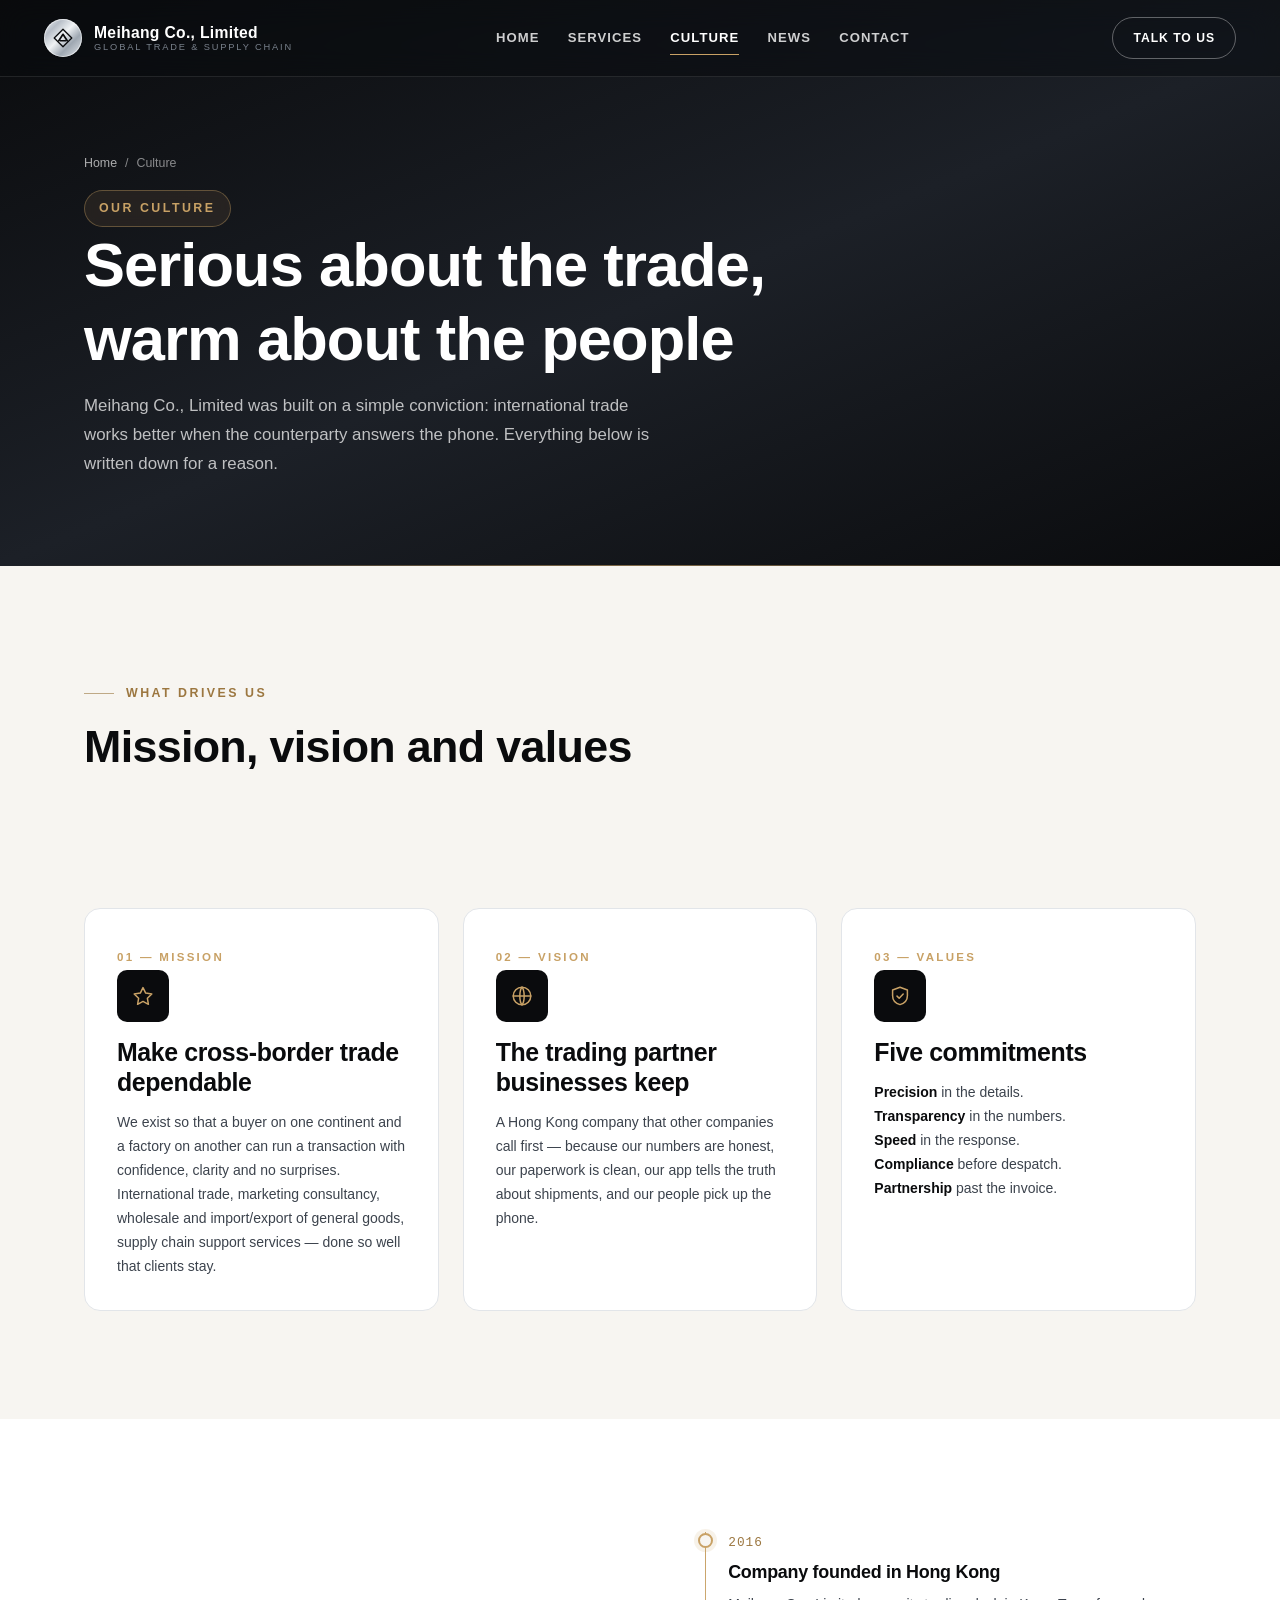
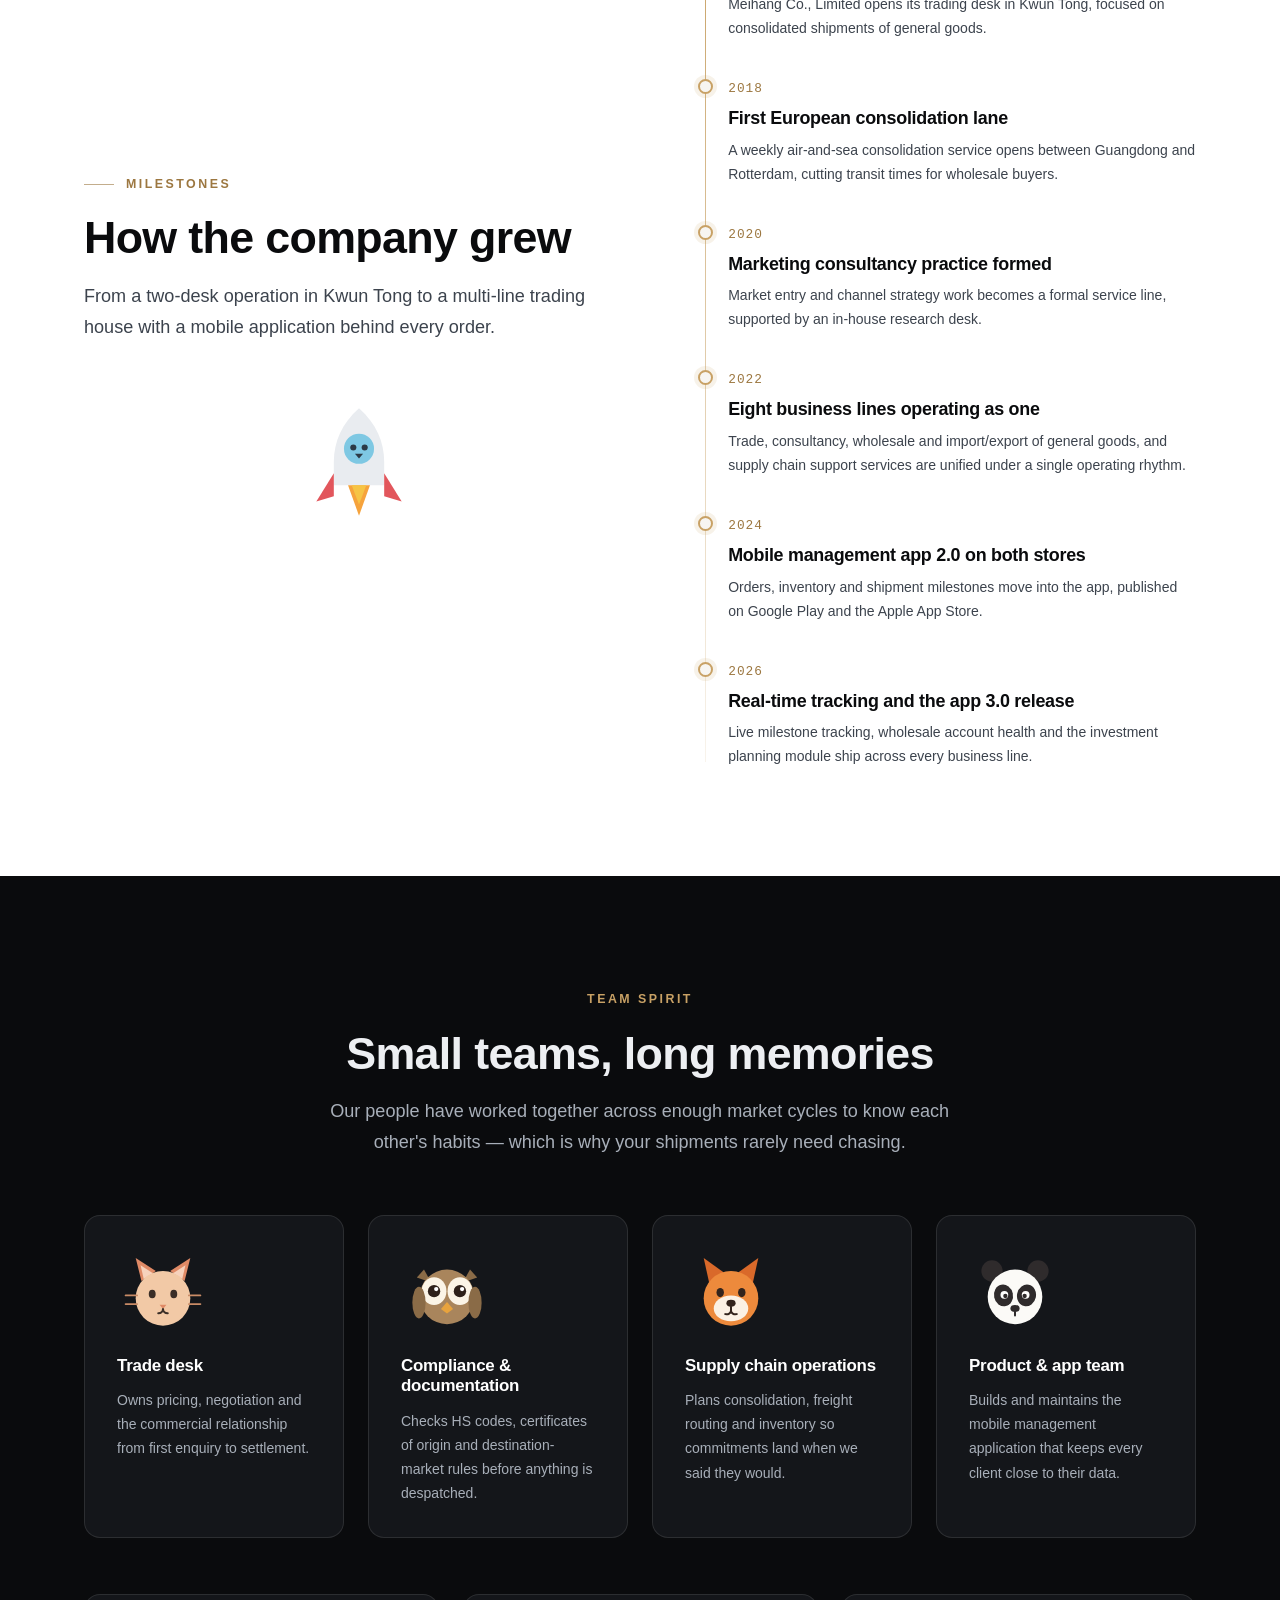
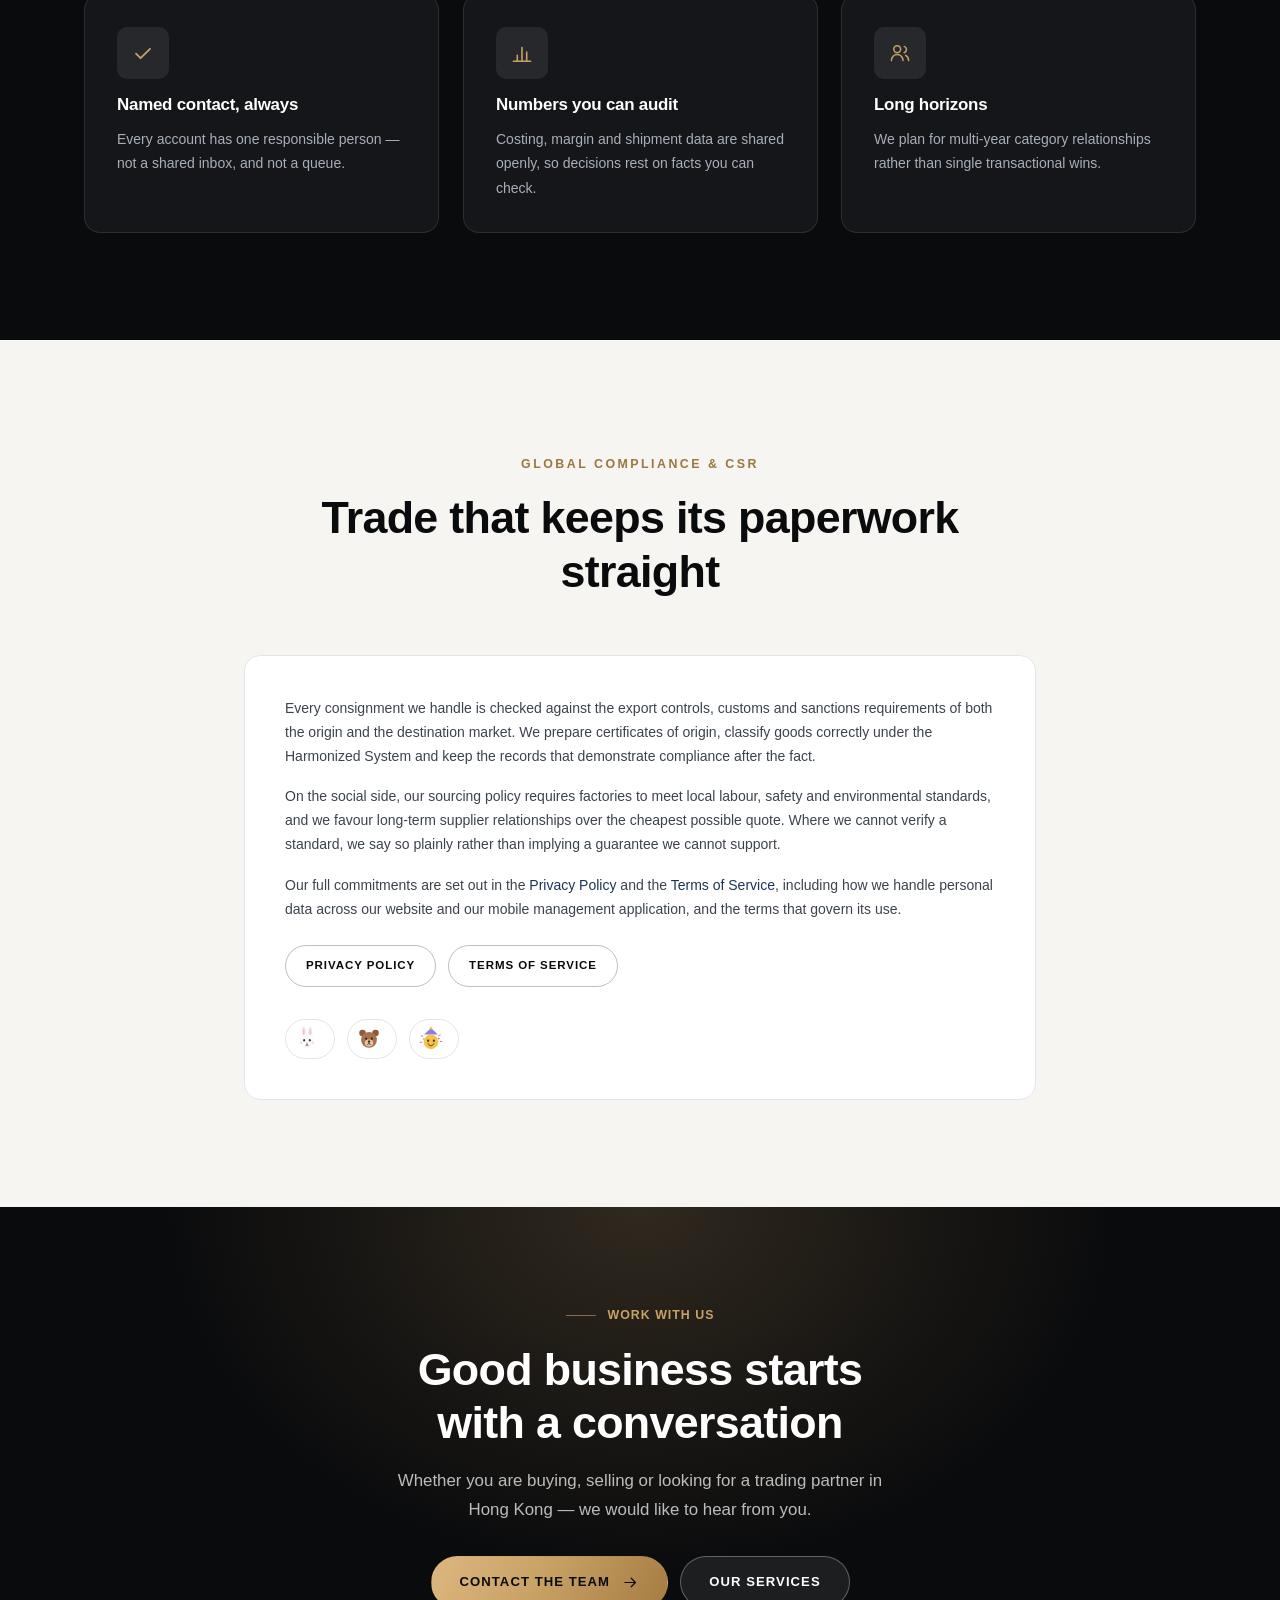
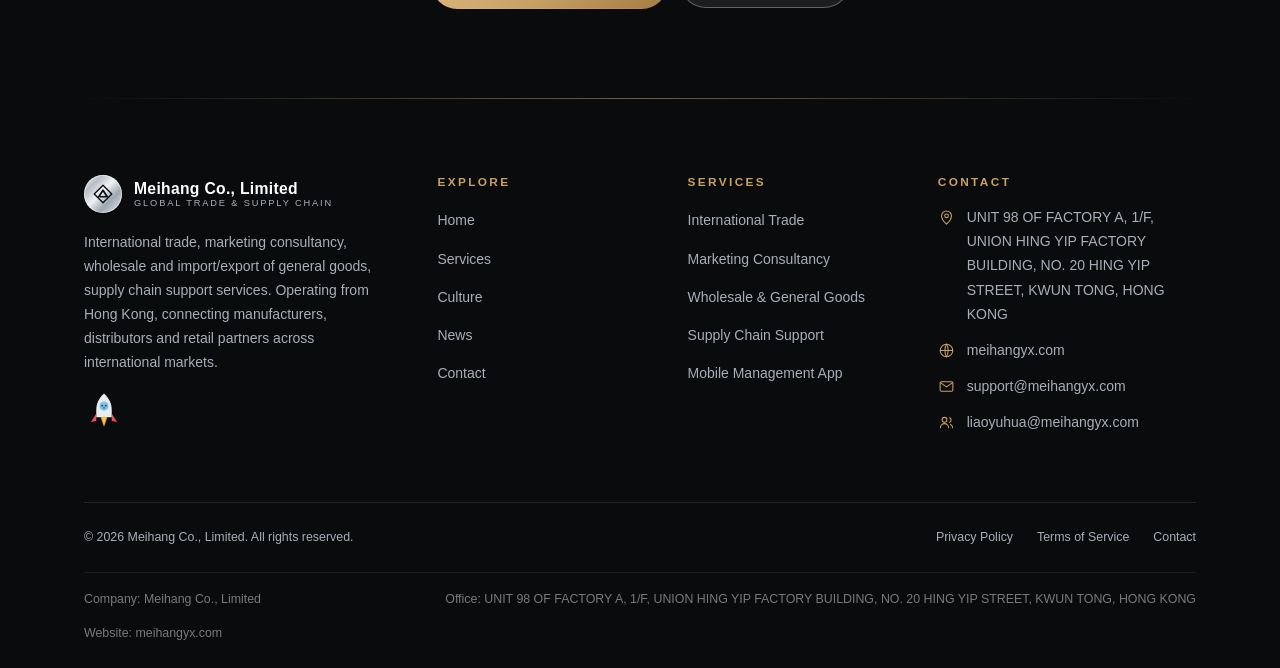
<file: culture.html>
<!DOCTYPE html>
<html lang="en">
<head>
<meta charset="utf-8">
<meta name="viewport" content="width=device-width, initial-scale=1">
<title>Culture &amp; Milestones — Meihang Co., Limited</title>
<meta name="description" content="The mission, vision and values behind Meihang Co., Limited, our milestone timeline, our team spirit and our approach to global compliance and responsible trade.">
<link rel="canonical" href="https://meihangyx.com/culture.html">
<meta property="og:type" content="website">
<meta property="og:site_name" content="Meihang Co., Limited">
<meta property="og:title" content="Culture &amp; Milestones — Meihang Co., Limited">
<meta property="og:description" content="The mission, vision and values behind Meihang Co., Limited, our milestone timeline and our approach to global compliance and responsible trade.">
<meta property="og:url" content="https://meihangyx.com/culture.html">
<meta name="twitter:card" content="summary_large_image">
<meta name="twitter:title" content="Culture &amp; Milestones — Meihang Co., Limited">
<meta name="twitter:description" content="Mission, vision, values, milestones and our approach to global compliance and responsible trade.">
<link rel="icon" href="images/favicon.svg" type="image/svg+xml">
<link rel="stylesheet" href="css/style.css">
</head>
<body data-page="culture">
<header id="site-header"></header>

<main>
  <!-- ============================ PAGE HERO ============================ -->
  <section class="page-hero">
    <div class="container page-hero-inner">
      <nav class="breadcrumb" aria-label="Breadcrumb">
        <a href="./">Home</a> <span>/</span> <span>Culture</span>
      </nav>
      <span class="hero-kicker reveal fade-up">Our culture</span>
      <h1 class="reveal fade-up" style="--d:.06s;max-width:20ch">Serious about the trade, warm about the people</h1>
      <p class="reveal fade-up" style="--d:.12s">
        Meihang Co., Limited was built on a simple conviction: international trade works better when
        the counterparty answers the phone. Everything below is written down for a reason.
      </p>
    </div>
  </section>

  <!-- ============================ MISSION / VISION / VALUES ============================ -->
  <section class="section">
    <div class="container">
      <div class="section-head">
        <span class="eyebrow">What drives us</span>
        <h2 class="section-title reveal fade-up">Mission, vision and values</h2>
        <p class="section-lead reveal fade-up" style="--d:.06s">
          Reviewed every year, and tested against real decisions rather than kept on a wall.
        </p>
      </div>

      <div class="grid grid--3 stagger">
        <article class="card value-card">
          <span class="vc-index">01 — Mission</span>
          <span class="icon-badge"><svg aria-hidden="true"><use href="#star"></use></svg></span>
          <h3>Make cross-border trade dependable</h3>
          <p>
            We exist so that a buyer on one continent and a factory on another can run a transaction
            with confidence, clarity and no surprises. International trade, marketing consultancy,
            wholesale and import/export of general goods, supply chain support services — done so
            well that clients stay.
          </p>
        </article>

        <article class="card value-card">
          <span class="vc-index">02 — Vision</span>
          <span class="icon-badge"><svg aria-hidden="true"><use href="#globe"></use></svg></span>
          <h3>The trading partner businesses keep</h3>
          <p>
            A Hong Kong company that other companies call first — because our numbers are honest,
            our paperwork is clean, our app tells the truth about shipments, and our people pick up
            the phone.
          </p>
        </article>

        <article class="card value-card">
          <span class="vc-index">03 — Values</span>
          <span class="icon-badge"><svg aria-hidden="true"><use href="#shield"></use></svg></span>
          <h3>Five commitments</h3>
          <p>
            <strong>Precision</strong> in the details.<br>
            <strong>Transparency</strong> in the numbers.<br>
            <strong>Speed</strong> in the response.<br>
            <strong>Compliance</strong> before despatch.<br>
            <strong>Partnership</strong> past the invoice.
          </p>
        </article>
      </div>
    </div>
  </section>

  <!-- ============================ MILESTONES ============================ -->
  <section class="section section--paper">
    <div class="container">
      <div class="grid grid--split">
        <div>
          <div class="section-head">
            <span class="eyebrow">Milestones</span>
            <h2 class="section-title reveal fade-up">How the company grew</h2>
            <p class="section-lead reveal fade-up" style="--d:.06s">
              From a two-desk operation in Kwun Tong to a multi-line trading house with a mobile
              application behind every order.
            </p>
          </div>
          <div class="text-center reveal fade-up">
            <span data-mascot="rocket-cat" data-mascot-size="xl" class="float"></span>
          </div>
        </div>

        <div class="timeline stagger">
          <div class="timeline-item">
            <span class="timeline-year">2016</span>
            <h3>Company founded in Hong Kong</h3>
            <p>Meihang Co., Limited opens its trading desk in Kwun Tong, focused on consolidated shipments of general goods.</p>
          </div>
          <div class="timeline-item">
            <span class="timeline-year">2018</span>
            <h3>First European consolidation lane</h3>
            <p>A weekly air-and-sea consolidation service opens between Guangdong and Rotterdam, cutting transit times for wholesale buyers.</p>
          </div>
          <div class="timeline-item">
            <span class="timeline-year">2020</span>
            <h3>Marketing consultancy practice formed</h3>
            <p>Market entry and channel strategy work becomes a formal service line, supported by an in-house research desk.</p>
          </div>
          <div class="timeline-item">
            <span class="timeline-year">2022</span>
            <h3>Eight business lines operating as one</h3>
            <p>Trade, consultancy, wholesale and import/export of general goods, and supply chain support services are unified under a single operating rhythm.</p>
          </div>
          <div class="timeline-item">
            <span class="timeline-year">2024</span>
            <h3>Mobile management app 2.0 on both stores</h3>
            <p>Orders, inventory and shipment milestones move into the app, published on Google Play and the Apple App Store.</p>
          </div>
          <div class="timeline-item">
            <span class="timeline-year">2026</span>
            <h3>Real-time tracking and the app 3.0 release</h3>
            <p>Live milestone tracking, wholesale account health and the investment planning module ship across every business line.</p>
          </div>
        </div>
      </div>
    </div>
  </section>

  <!-- ============================ TEAM SPIRIT ============================ -->
  <section class="section section--dark">
    <div class="container">
      <div class="section-head section-head--center">
        <span class="eyebrow">Team spirit</span>
        <h2 class="section-title reveal fade-up">Small teams, long memories</h2>
        <p class="section-lead reveal fade-up" style="--d:.06s">
          Our people have worked together across enough market cycles to know each other's habits
          — which is why your shipments rarely need chasing.
        </p>
      </div>

      <div class="grid grid--4 stagger">
        <article class="card card--dark">
          <span data-mascot="cat" data-mascot-size="lg"></span>
          <h4 style="margin-top:var(--sp-4)">Trade desk</h4>
          <p>Owns pricing, negotiation and the commercial relationship from first enquiry to settlement.</p>
        </article>
        <article class="card card--dark">
          <span data-mascot="owl" data-mascot-size="lg"></span>
          <h4 style="margin-top:var(--sp-4)">Compliance &amp; documentation</h4>
          <p>Checks HS codes, certificates of origin and destination-market rules before anything is despatched.</p>
        </article>
        <article class="card card--dark">
          <span data-mascot="fox" data-mascot-size="lg"></span>
          <h4 style="margin-top:var(--sp-4)">Supply chain operations</h4>
          <p>Plans consolidation, freight routing and inventory so commitments land when we said they would.</p>
        </article>
        <article class="card card--dark">
          <span data-mascot="panda" data-mascot-size="lg"></span>
          <h4 style="margin-top:var(--sp-4)">Product &amp; app team</h4>
          <p>Builds and maintains the mobile management application that keeps every client close to their data.</p>
        </article>
      </div>

      <div class="grid grid--3" style="margin-top:var(--sp-8)">
        <div class="card card--dark reveal fade-up">
          <span class="icon-badge"><svg aria-hidden="true"><use href="#check"></use></svg></span>
          <h4>Named contact, always</h4>
          <p>Every account has one responsible person — not a shared inbox, and not a queue.</p>
        </div>
        <div class="card card--dark reveal fade-up" style="--d:.07s">
          <span class="icon-badge"><svg aria-hidden="true"><use href="#chart"></use></svg></span>
          <h4>Numbers you can audit</h4>
          <p>Costing, margin and shipment data are shared openly, so decisions rest on facts you can check.</p>
        </div>
        <div class="card card--dark reveal fade-up" style="--d:.14s">
          <span class="icon-badge"><svg aria-hidden="true"><use href="#users"></use></svg></span>
          <h4>Long horizons</h4>
          <p>We plan for multi-year category relationships rather than single transactional wins.</p>
        </div>
      </div>
    </div>
  </section>

  <!-- ============================ COMPLIANCE / CSR ============================ -->
  <section class="section">
    <div class="container container--narrow">
      <div class="section-head section-head--center">
        <span class="eyebrow">Global compliance &amp; CSR</span>
        <h2 class="section-title reveal fade-up">Trade that keeps its paperwork straight</h2>
      </div>

      <div class="card reveal fade-up" style="padding:var(--sp-7)">
        <p>
          Every consignment we handle is checked against the export controls, customs and sanctions
          requirements of both the origin and the destination market. We prepare certificates of
          origin, classify goods correctly under the Harmonized System and keep the records that
          demonstrate compliance after the fact.
        </p>
        <p>
          On the social side, our sourcing policy requires factories to meet local labour, safety
          and environmental standards, and we favour long-term supplier relationships over the
          cheapest possible quote. Where we cannot verify a standard, we say so plainly rather than
          implying a guarantee we cannot support.
        </p>
        <p>
          Our full commitments are set out in the
          <a href="./privacy.html">Privacy Policy</a> and the
          <a href="./terms.html">Terms of Service</a>, including how we handle personal data across
          our website and our mobile management application, and the terms that govern its use.
        </p>
        <div style="margin-top:var(--sp-5);display:flex;flex-wrap:wrap;gap:var(--sp-3)">
          <a class="btn btn--outline btn--sm" href="./privacy.html">Privacy Policy</a>
          <a class="btn btn--outline btn--sm" href="./terms.html">Terms of Service</a>
        </div>
        <div style="margin-top:var(--sp-6);display:flex;flex-wrap:wrap;gap:var(--sp-3);align-items:center">
          <span class="mascot-chip" data-mascot="rabbit" data-mascot-size="xs">Rabbit, who checks every carton</span>
          <span class="mascot-chip" data-mascot="bear" data-mascot-size="xs">Bear, who reads the certificates</span>
          <span class="mascot-chip" data-mascot="party" data-mascot-size="xs">Party, when a lane finally opens</span>
        </div>
      </div>
    </div>
  </section>

  <!-- ============================ CTA ============================ -->
  <section class="cta-band">
    <div class="container">
      <span class="eyebrow eyebrow-inline" style="color:var(--c-accent)">Work with us</span>
      <h2 class="section-title">Good business starts with a conversation</h2>
      <p>Whether you are buying, selling or looking for a trading partner in Hong Kong — we would like to hear from you.</p>
      <div class="cta-actions">
        <a class="btn btn--accent" href="./contact.html">Contact the team
          <svg aria-hidden="true"><use href="#arrow-right"></use></svg>
        </a>
        <a class="btn btn--ghost-light" href="./services.html">Our services</a>
      </div>
    </div>
  </section>
</main>

<footer id="site-footer"></footer>
<script src="js/main.js" defer></script>
</body>
</html>
</file>
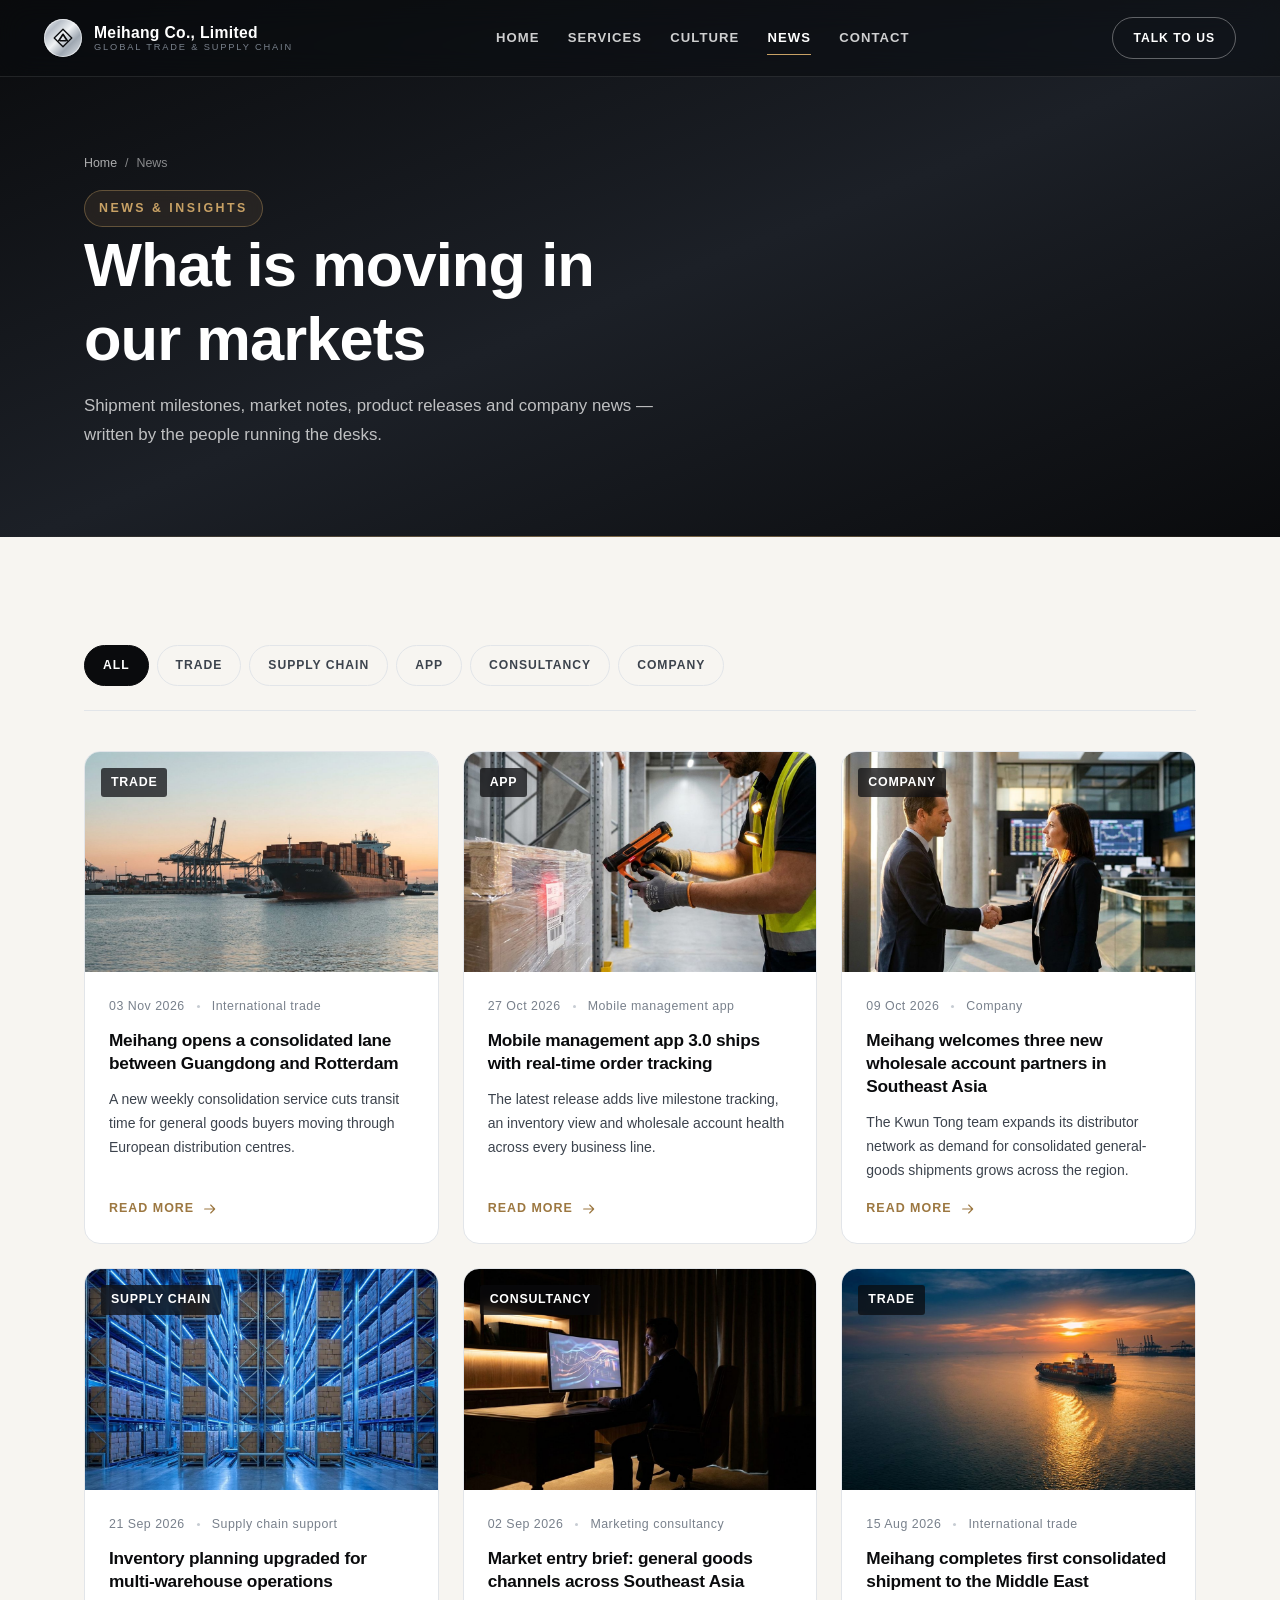
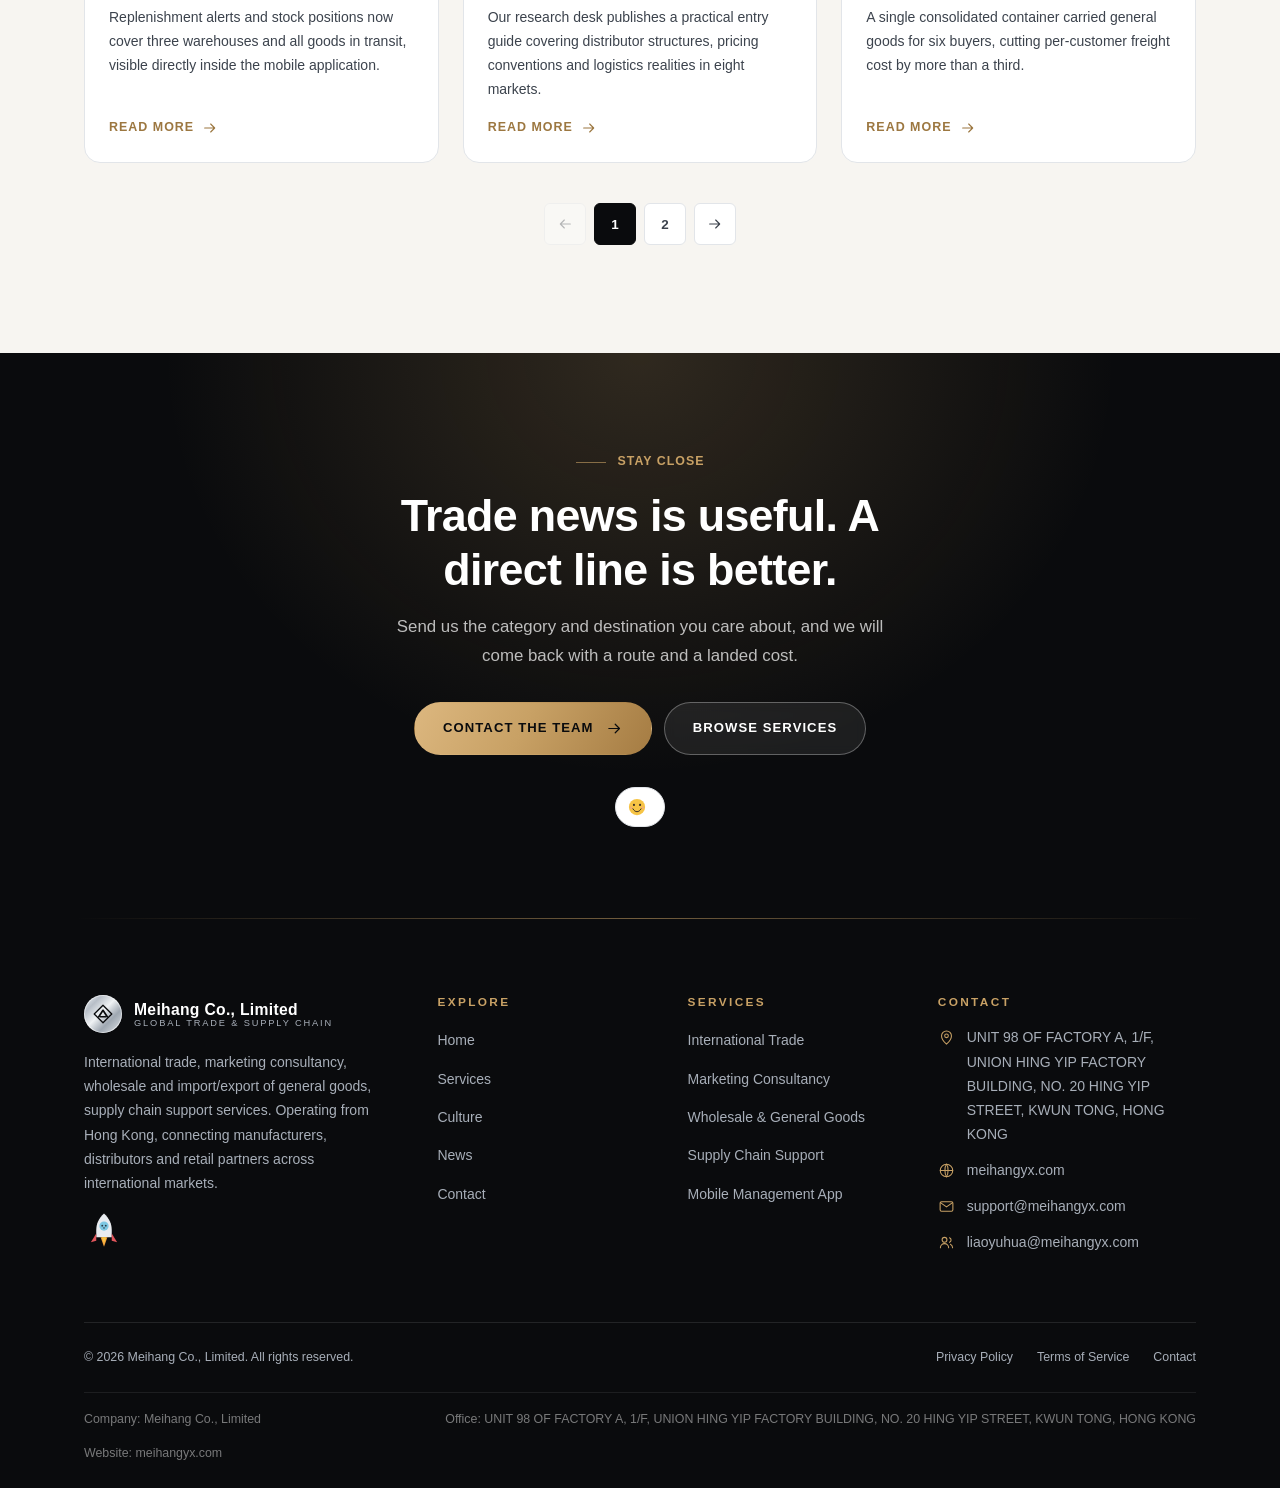
<file: news.html>
<!DOCTYPE html>
<html lang="en">
<head>
<meta charset="utf-8">
<meta name="viewport" content="width=device-width, initial-scale=1">
<title>News &amp; Insights — Meihang Co., Limited</title>
<meta name="description" content="Trade updates, supply chain insights, product announcements and company news from Meihang Co., Limited — international trade, marketing consultancy, wholesale and import/export of general goods, supply chain support services.">
<link rel="canonical" href="https://meihangyx.com/news.html">
<meta property="og:type" content="website">
<meta property="og:site_name" content="Meihang Co., Limited">
<meta property="og:title" content="News &amp; Insights — Meihang Co., Limited">
<meta property="og:description" content="Trade updates, supply chain insights, product announcements and company news from Meihang Co., Limited.">
<meta property="og:url" content="https://meihangyx.com/news.html">
<meta name="twitter:card" content="summary_large_image">
<meta name="twitter:title" content="News &amp; Insights — Meihang Co., Limited">
<meta name="twitter:description" content="Trade updates, supply chain insights, product announcements and company news.">
<link rel="icon" href="images/favicon.svg" type="image/svg+xml">
<link rel="stylesheet" href="css/style.css">
</head>
<body data-page="news">
<header id="site-header"></header>

<main>
  <!-- ============================ PAGE HERO ============================ -->
  <section class="page-hero">
    <div class="container page-hero-inner">
      <nav class="breadcrumb" aria-label="Breadcrumb">
        <a href="./">Home</a> <span>/</span> <span>News</span>
      </nav>
      <span class="hero-kicker reveal fade-up">News &amp; insights</span>
      <h1 class="reveal fade-up" style="--d:.06s;max-width:18ch">What is moving in our markets</h1>
      <p class="reveal fade-up" style="--d:.12s">
        Shipment milestones, market notes, product releases and company news — written by the
        people running the desks.
      </p>
    </div>
  </section>

  <!-- ============================ NEWS LIST ============================ -->
  <section class="section">
    <div class="container">
      <div class="filter-bar" role="group" aria-label="Filter news by category">
        <button class="filter-chip is-active" type="button" data-filter="all">All</button>
        <button class="filter-chip" type="button" data-filter="trade">Trade</button>
        <button class="filter-chip" type="button" data-filter="supply">Supply Chain</button>
        <button class="filter-chip" type="button" data-filter="app">App</button>
        <button class="filter-chip" type="button" data-filter="consultancy">Consultancy</button>
        <button class="filter-chip" type="button" data-filter="company">Company</button>
      </div>

      <div class="news-grid stagger">
        <article class="news-card" data-category="trade">
          <div class="news-thumb">
            <img src="images/news-1.jpg" alt="Container vessel arriving at a busy terminal" width="1200" height="750">
            <span class="tag">Trade</span>
          </div>
          <div class="news-body">
            <div class="news-meta"><span>03 Nov 2026</span><span class="dot"></span><span>International trade</span></div>
            <h3 class="news-title">Meihang opens a consolidated lane between Guangdong and Rotterdam</h3>
            <p class="news-excerpt">A new weekly consolidation service cuts transit time for general goods buyers moving through European distribution centres.</p>
            <a class="link-arrow link-arrow--accent" href="./contact.html">Read more <svg aria-hidden="true"><use href="#arrow-right"></use></svg></a>
          </div>
        </article>

        <article class="news-card" data-category="app">
          <div class="news-thumb">
            <img src="images/news-2.jpg" alt="Warehouse team scanning inventory with a mobile device" width="1200" height="750">
            <span class="tag">App</span>
          </div>
          <div class="news-body">
            <div class="news-meta"><span>27 Oct 2026</span><span class="dot"></span><span>Mobile management app</span></div>
            <h3 class="news-title">Mobile management app 3.0 ships with real-time order tracking</h3>
            <p class="news-excerpt">The latest release adds live milestone tracking, an inventory view and wholesale account health across every business line.</p>
            <a class="link-arrow link-arrow--accent" href="./services.html#app">Read more <svg aria-hidden="true"><use href="#arrow-right"></use></svg></a>
          </div>
        </article>

        <article class="news-card" data-category="company">
          <div class="news-thumb">
            <img src="images/news-3.jpg" alt="Business partners shaking hands in a trading hall" width="1200" height="750">
            <span class="tag">Company</span>
          </div>
          <div class="news-body">
            <div class="news-meta"><span>09 Oct 2026</span><span class="dot"></span><span>Company</span></div>
            <h3 class="news-title">Meihang welcomes three new wholesale account partners in Southeast Asia</h3>
            <p class="news-excerpt">The Kwun Tong team expands its distributor network as demand for consolidated general-goods shipments grows across the region.</p>
            <a class="link-arrow link-arrow--accent" href="./culture.html">Read more <svg aria-hidden="true"><use href="#arrow-right"></use></svg></a>
          </div>
        </article>

        <article class="news-card" data-category="supply">
          <div class="news-thumb">
            <img src="images/news-4.jpg" alt="Automated warehouse racking with palletised cartons" width="1200" height="750">
            <span class="tag">Supply Chain</span>
          </div>
          <div class="news-body">
            <div class="news-meta"><span>21 Sep 2026</span><span class="dot"></span><span>Supply chain support</span></div>
            <h3 class="news-title">Inventory planning upgraded for multi-warehouse operations</h3>
            <p class="news-excerpt">Replenishment alerts and stock positions now cover three warehouses and all goods in transit, visible directly inside the mobile application.</p>
            <a class="link-arrow link-arrow--accent" href="./services.html#supply">Read more <svg aria-hidden="true"><use href="#arrow-right"></use></svg></a>
          </div>
        </article>

        <article class="news-card" data-category="consultancy">
          <div class="news-thumb">
            <img src="images/news-5.jpg" alt="Analyst reviewing market data on a desk" width="1200" height="750">
            <span class="tag">Consultancy</span>
          </div>
          <div class="news-body">
            <div class="news-meta"><span>02 Sep 2026</span><span class="dot"></span><span>Marketing consultancy</span></div>
            <h3 class="news-title">Market entry brief: general goods channels across Southeast Asia</h3>
            <p class="news-excerpt">Our research desk publishes a practical entry guide covering distributor structures, pricing conventions and logistics realities in eight markets.</p>
            <a class="link-arrow link-arrow--accent" href="./services.html#consulting">Read more <svg aria-hidden="true"><use href="#arrow-right"></use></svg></a>
          </div>
        </article>

        <article class="news-card" data-category="trade">
          <div class="news-thumb">
            <img src="images/news-6.jpg" alt="Freight ship sailing out of harbour at golden hour" width="1200" height="750">
            <span class="tag">Trade</span>
          </div>
          <div class="news-body">
            <div class="news-meta"><span>15 Aug 2026</span><span class="dot"></span><span>International trade</span></div>
            <h3 class="news-title">Meihang completes first consolidated shipment to the Middle East</h3>
            <p class="news-excerpt">A single consolidated container carried general goods for six buyers, cutting per-customer freight cost by more than a third.</p>
            <a class="link-arrow link-arrow--accent" href="./contact.html">Read more <svg aria-hidden="true"><use href="#arrow-right"></use></svg></a>
          </div>
        </article>

        <article class="news-card" data-category="app">
          <div class="news-thumb">
            <img src="images/news-7.jpg" alt="Developer reviewing a mobile interface on a laptop" width="1200" height="750">
            <span class="tag">App</span>
          </div>
          <div class="news-body">
            <div class="news-meta"><span>30 Jul 2026</span><span class="dot"></span><span>Mobile management app</span></div>
            <h3 class="news-title">New wholesale pricing module released on Android and iOS</h3>
            <p class="news-excerpt">Wholesale and retail account managers can now publish price lists, run promotions and compare account performance from a single screen.</p>
            <a class="link-arrow link-arrow--accent" href="./services.html#app">Read more <svg aria-hidden="true"><use href="#arrow-right"></use></svg></a>
          </div>
        </article>

        <article class="news-card" data-category="company">
          <div class="news-thumb">
            <img src="images/news-8.jpg" alt="Modern office interior with a trading floor" width="1200" height="750">
            <span class="tag">Company</span>
          </div>
          <div class="news-body">
            <div class="news-meta"><span>11 Jul 2026</span><span class="dot"></span><span>Company</span></div>
            <h3 class="news-title">Our Kwun Tong office expands to support a record order book</h3>
            <p class="news-excerpt">Meihang Co., Limited extends its Union Hing Yip Factory Building premises to house a larger operations and compliance team.</p>
            <a class="link-arrow link-arrow--accent" href="./contact.html">Read more <svg aria-hidden="true"><use href="#arrow-right"></use></svg></a>
          </div>
        </article>
      </div>

      <p data-news-empty class="text-center muted" style="display:none;padding:var(--sp-7) 0">
        No articles in this category yet — please check back shortly.
      </p>

      <nav class="pagination" aria-label="News pagination">
        <button class="page-btn" type="button" data-prev aria-label="Previous page">
          <svg aria-hidden="true" style="transform:rotate(180deg)"><use href="#arrow-right"></use></svg>
        </button>
        <button class="page-btn is-active" type="button" data-page="1">1</button>
        <button class="page-btn" type="button" data-page="2">2</button>
        <button class="page-btn" type="button" data-next aria-label="Next page">
          <svg aria-hidden="true"><use href="#arrow-right"></use></svg>
        </button>
      </nav>
    </div>
  </section>

  <!-- ============================ CTA ============================ -->
  <section class="cta-band">
    <div class="container">
      <span class="eyebrow eyebrow-inline" style="color:var(--c-accent)">Stay close</span>
      <h2 class="section-title">Trade news is useful. A direct line is better.</h2>
      <p>Send us the category and destination you care about, and we will come back with a route and a landed cost.</p>
      <div class="cta-actions">
        <a class="btn btn--accent" href="./contact.html">Contact the team
          <svg aria-hidden="true"><use href="#arrow-right"></use></svg>
        </a>
        <a class="btn btn--ghost-light" href="./services.html">Browse services</a>
      </div>
      <div style="margin-top:var(--sp-6)">
        <span class="mascot-chip" data-mascot="smile" data-mascot-size="xs">Smile, our news desk</span>
      </div>
    </div>
  </section>
</main>

<footer id="site-footer"></footer>
<script src="js/main.js" defer></script>
</body>
</html>
</file>
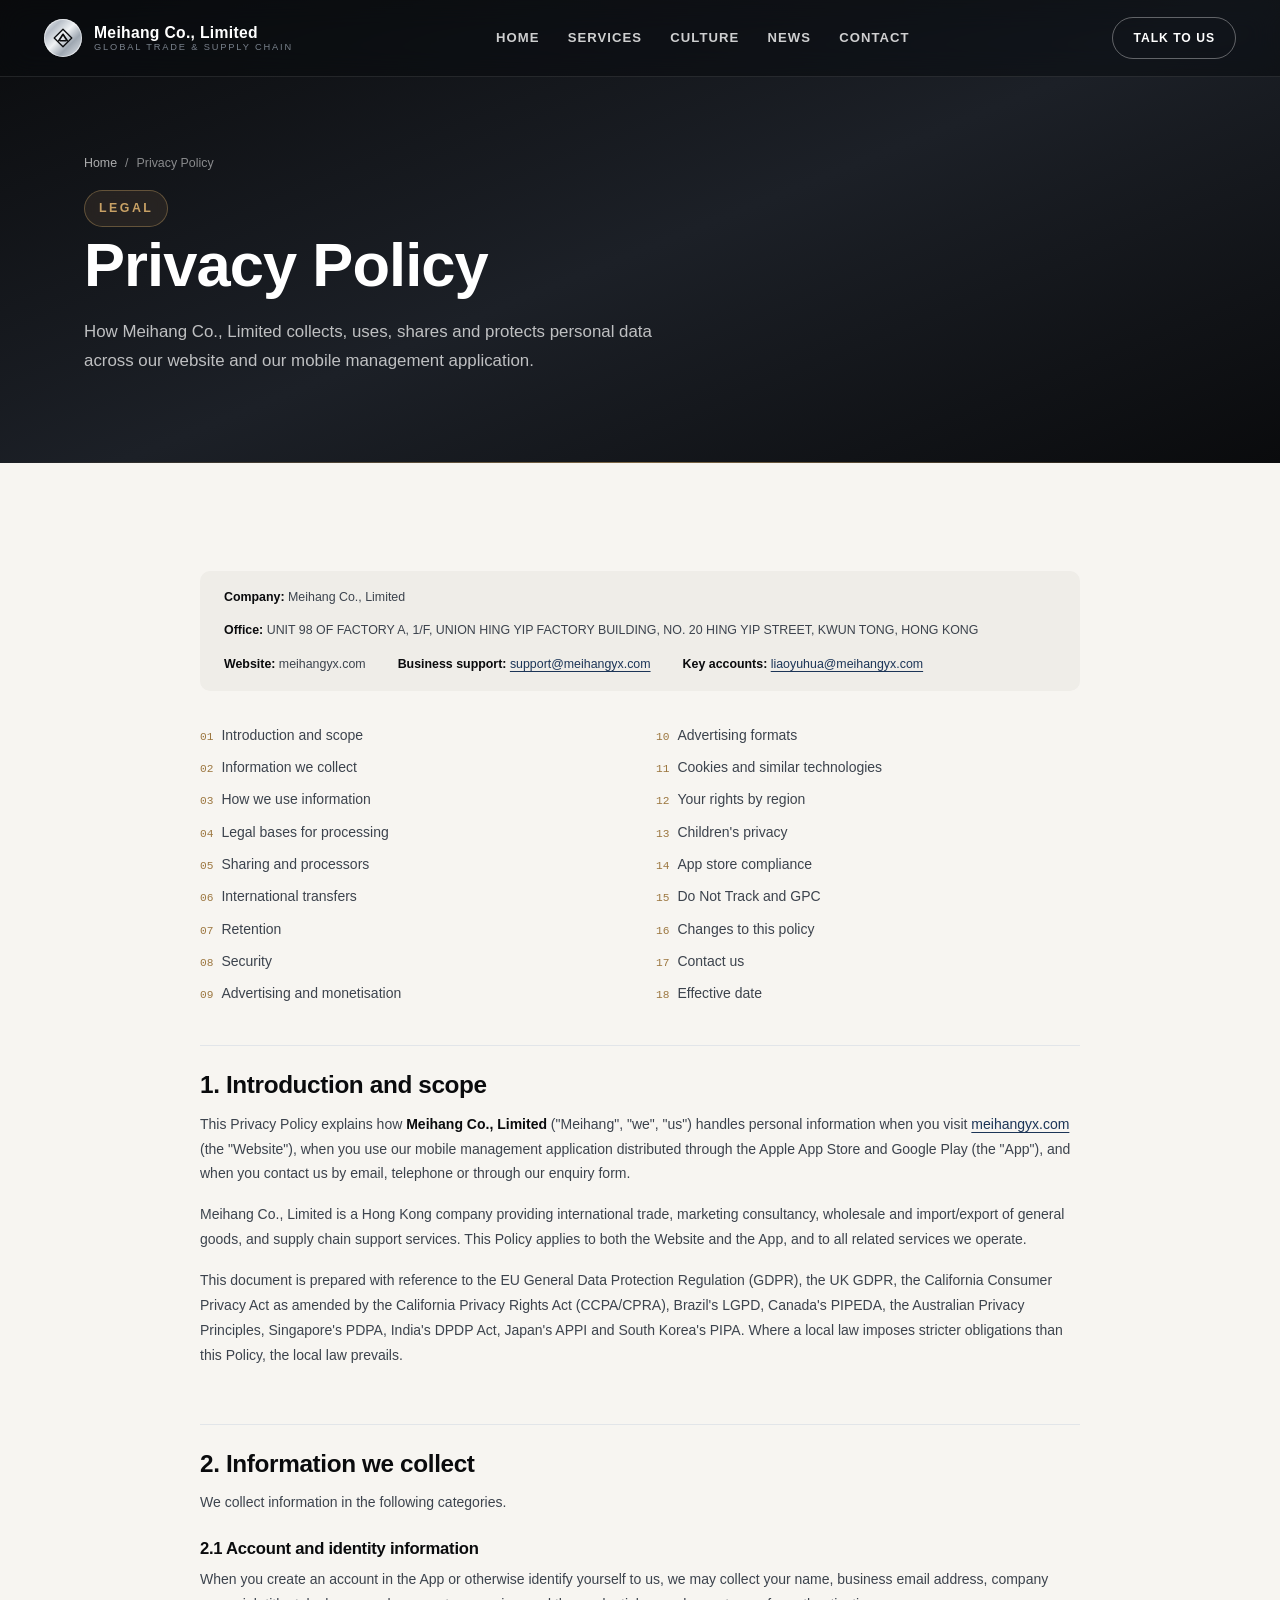
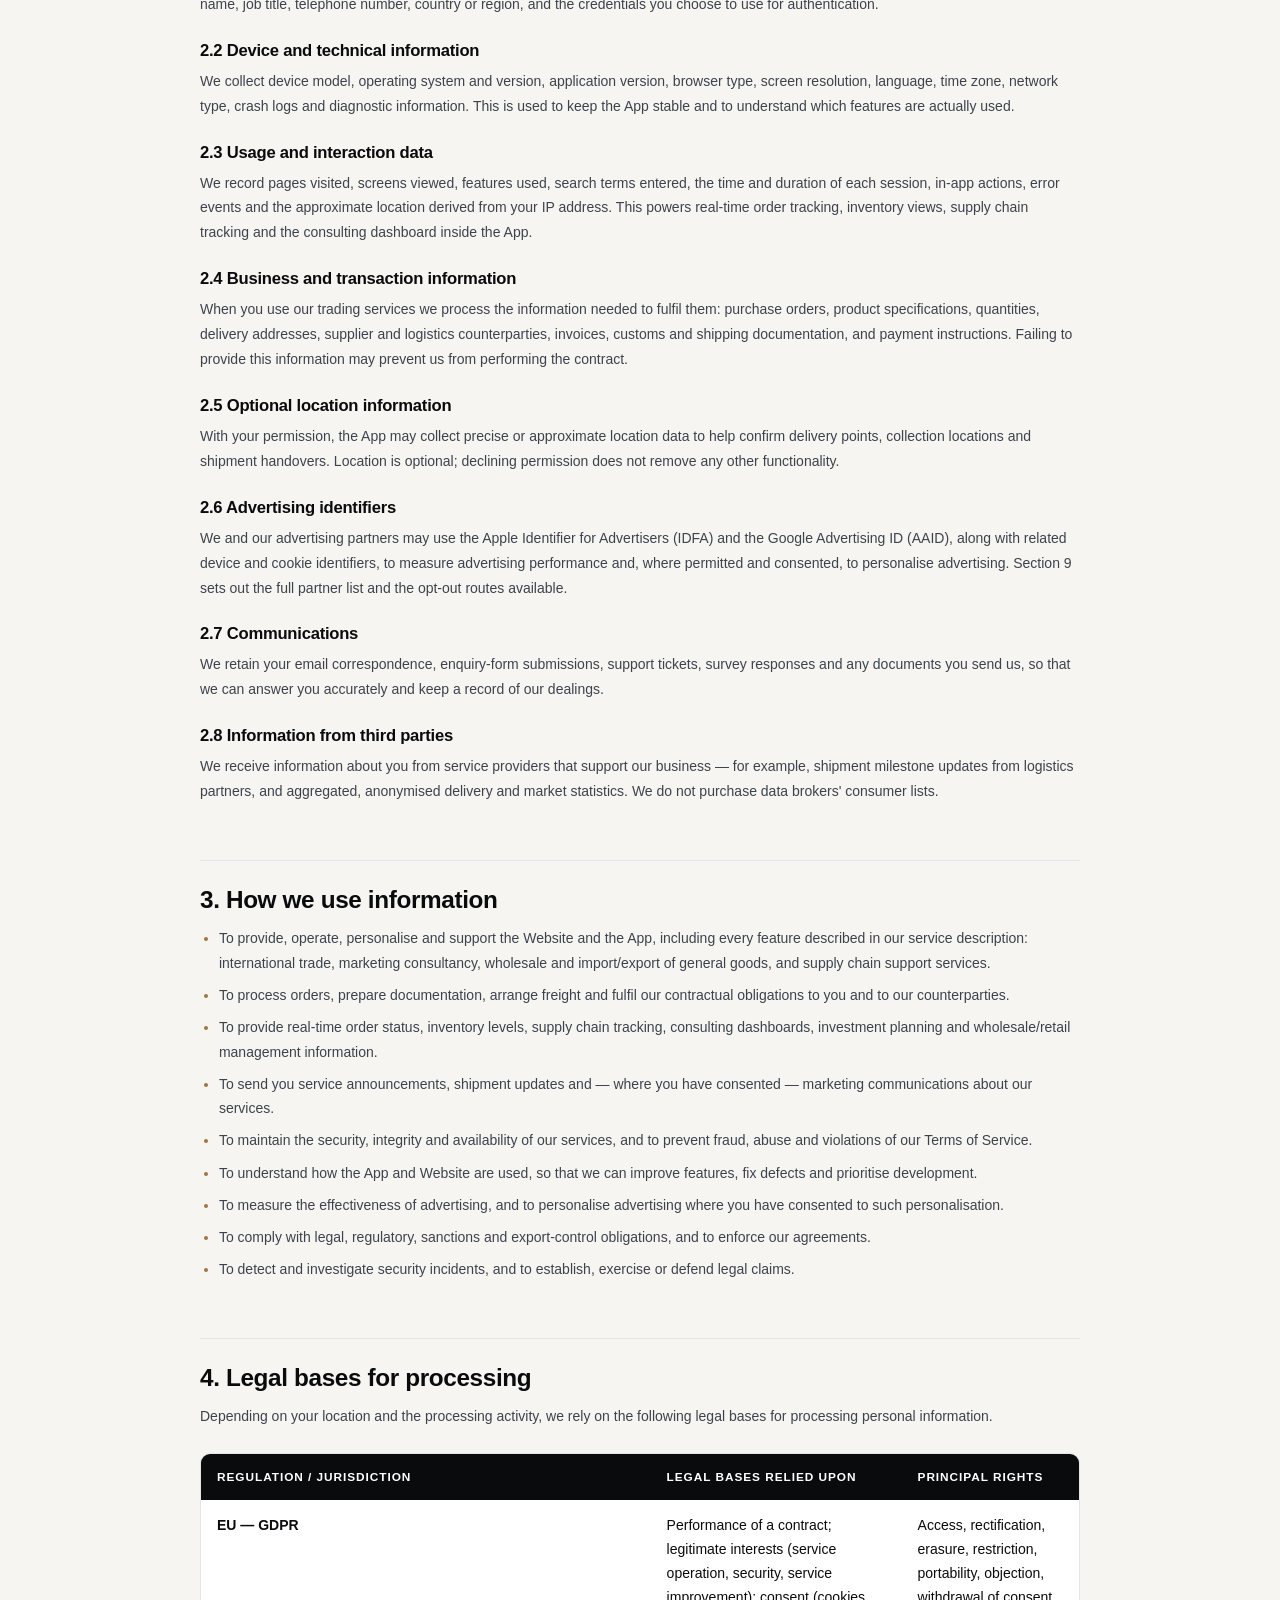
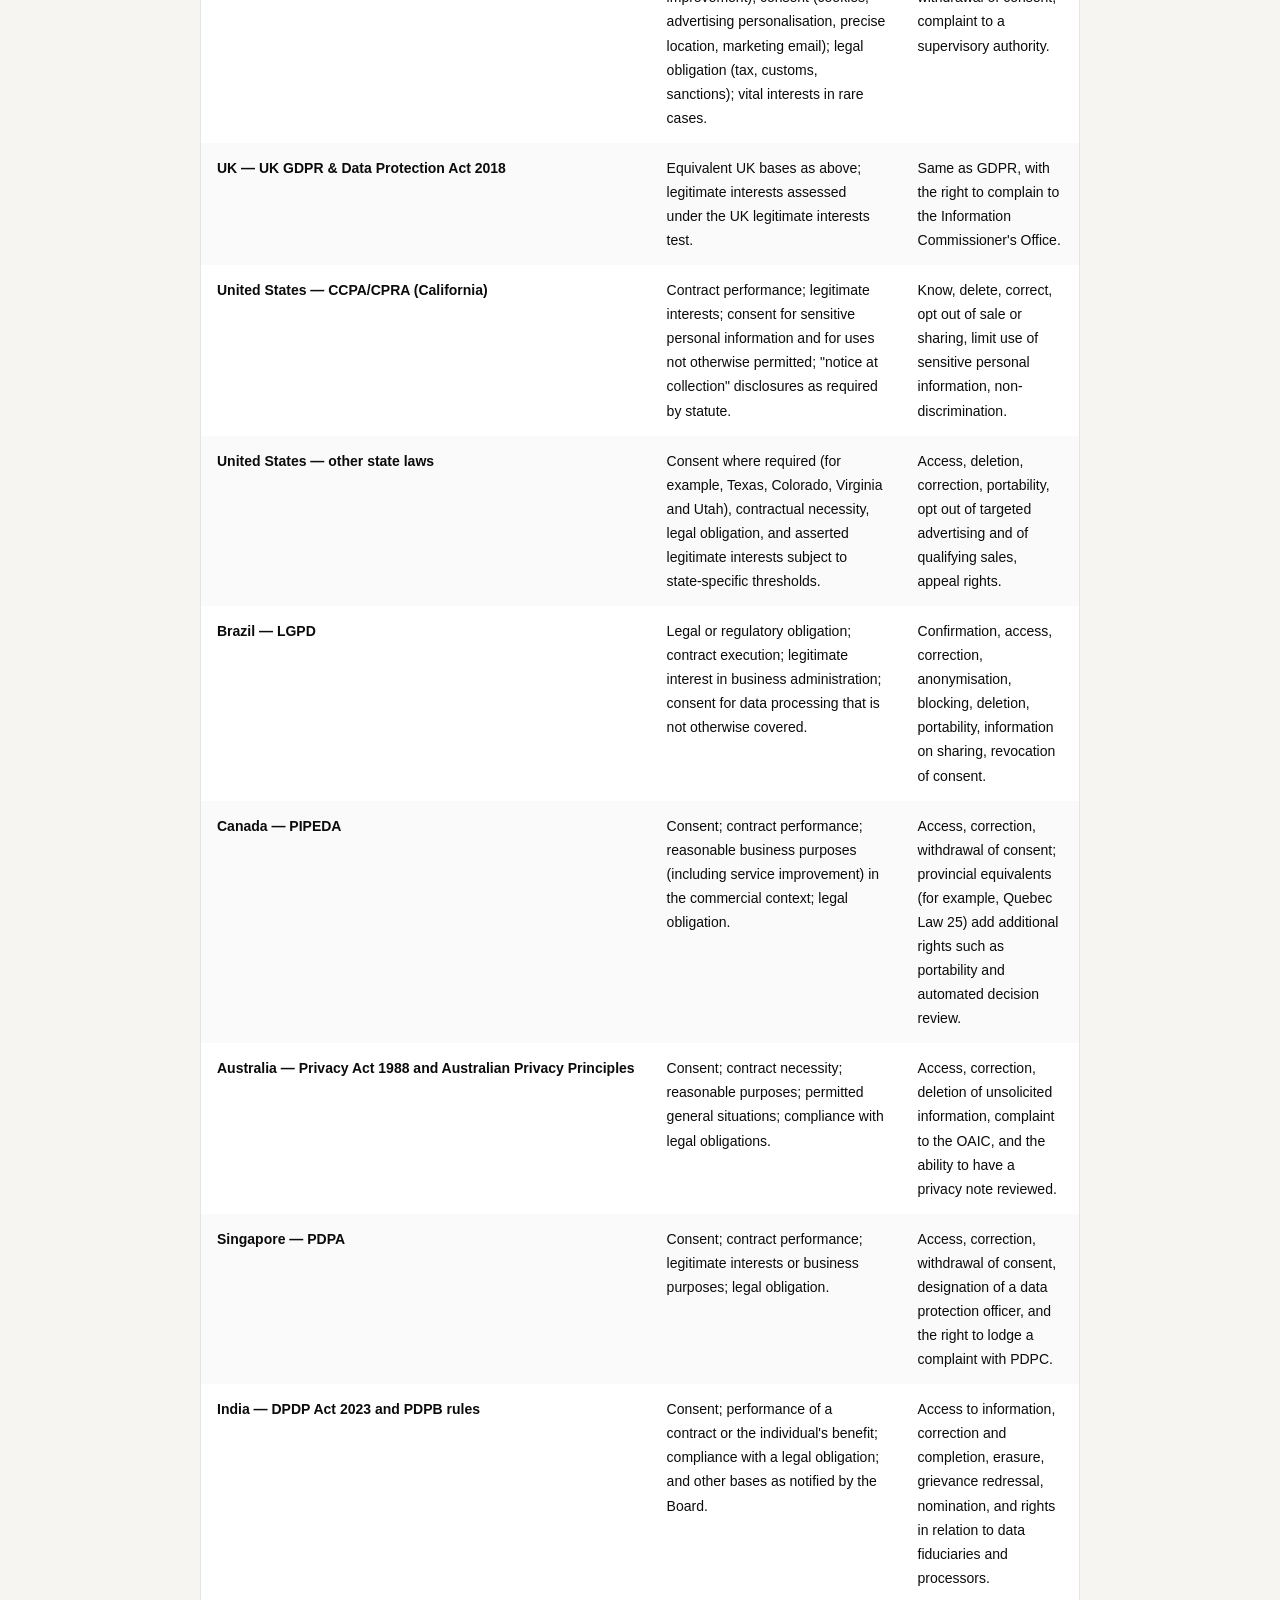
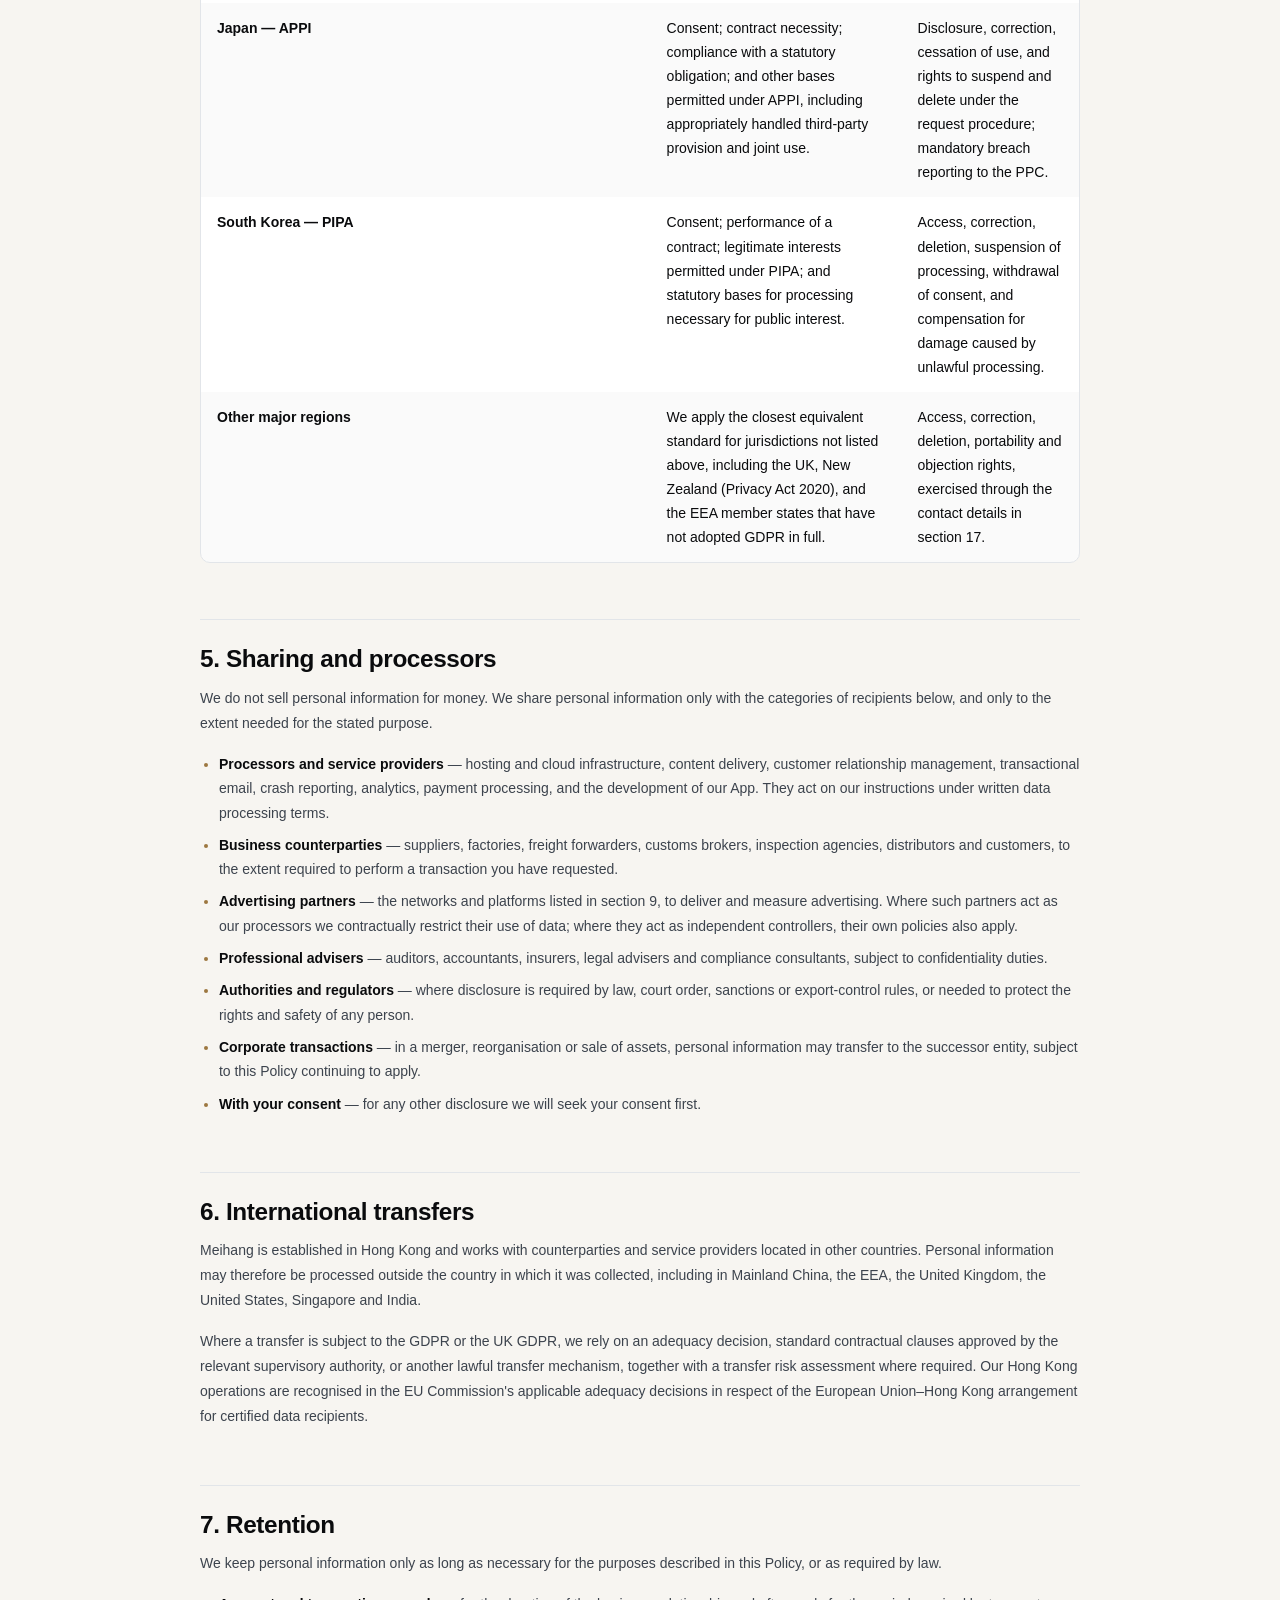
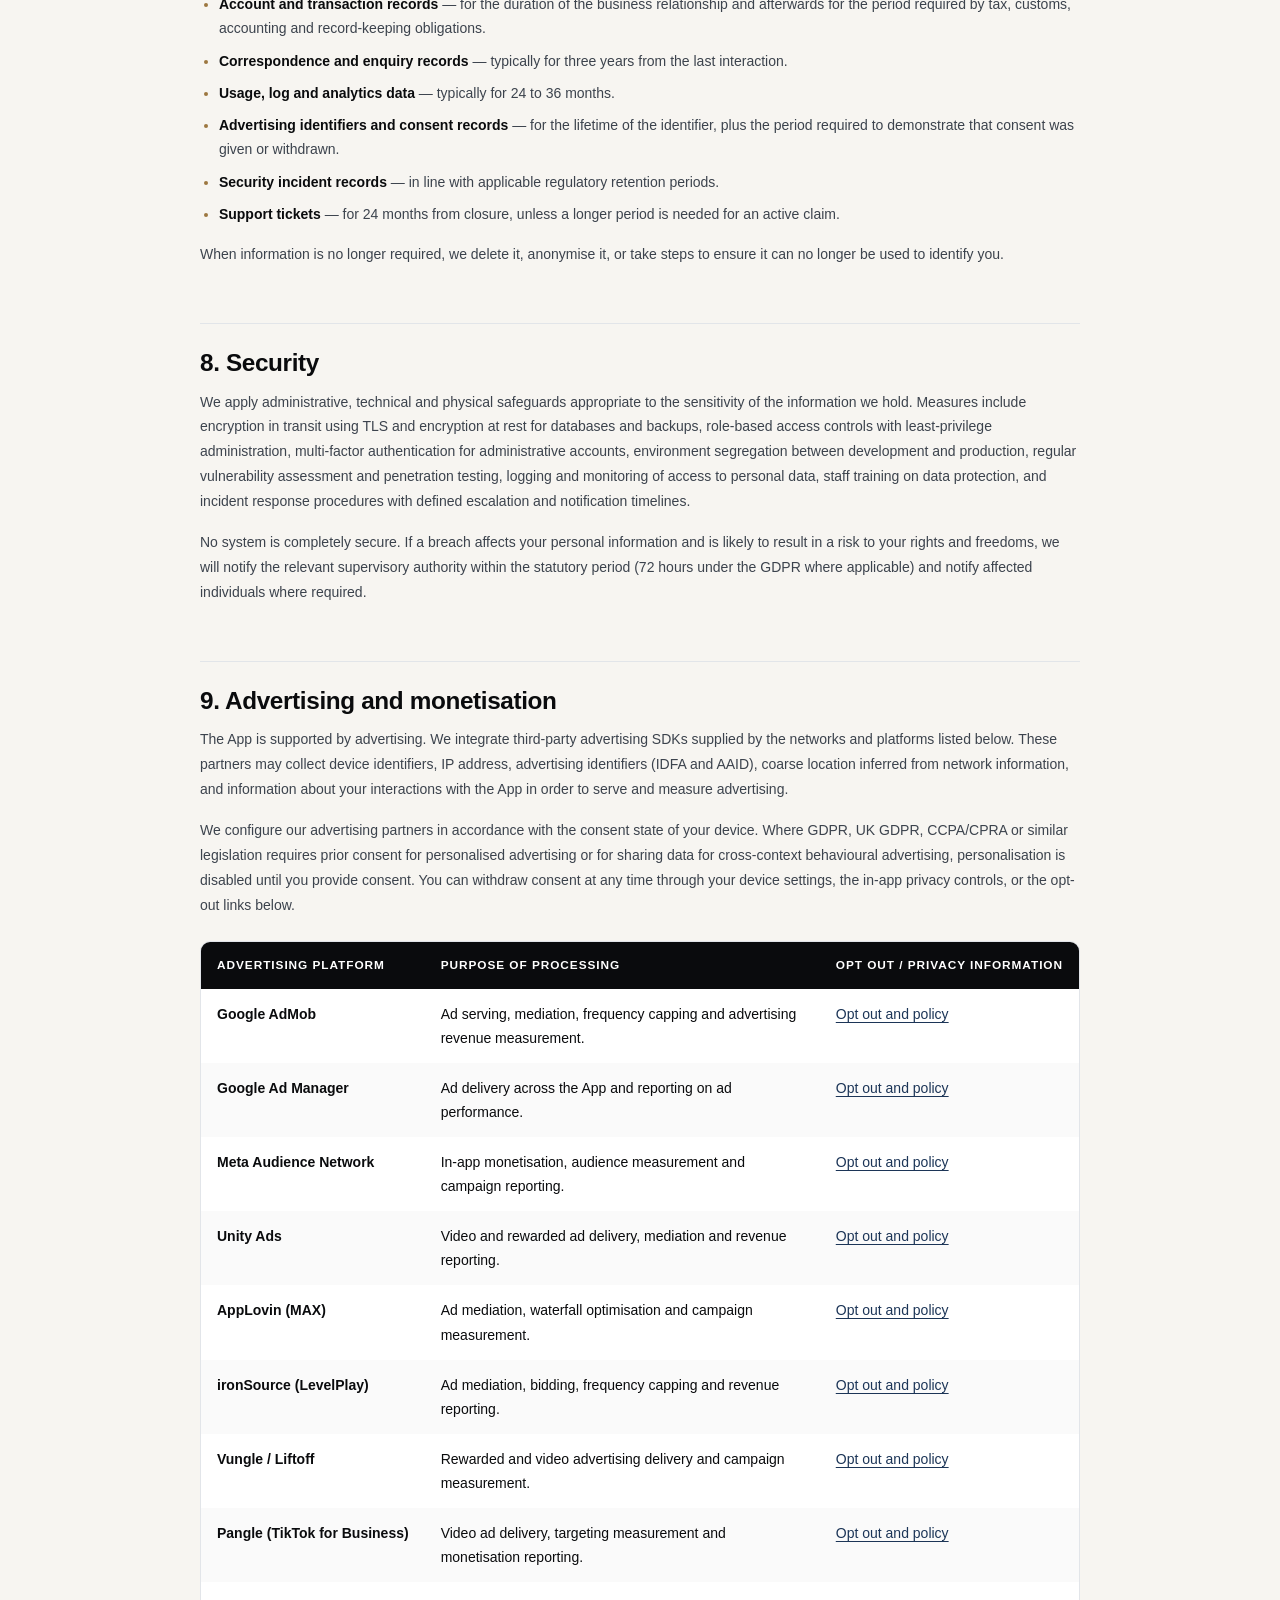
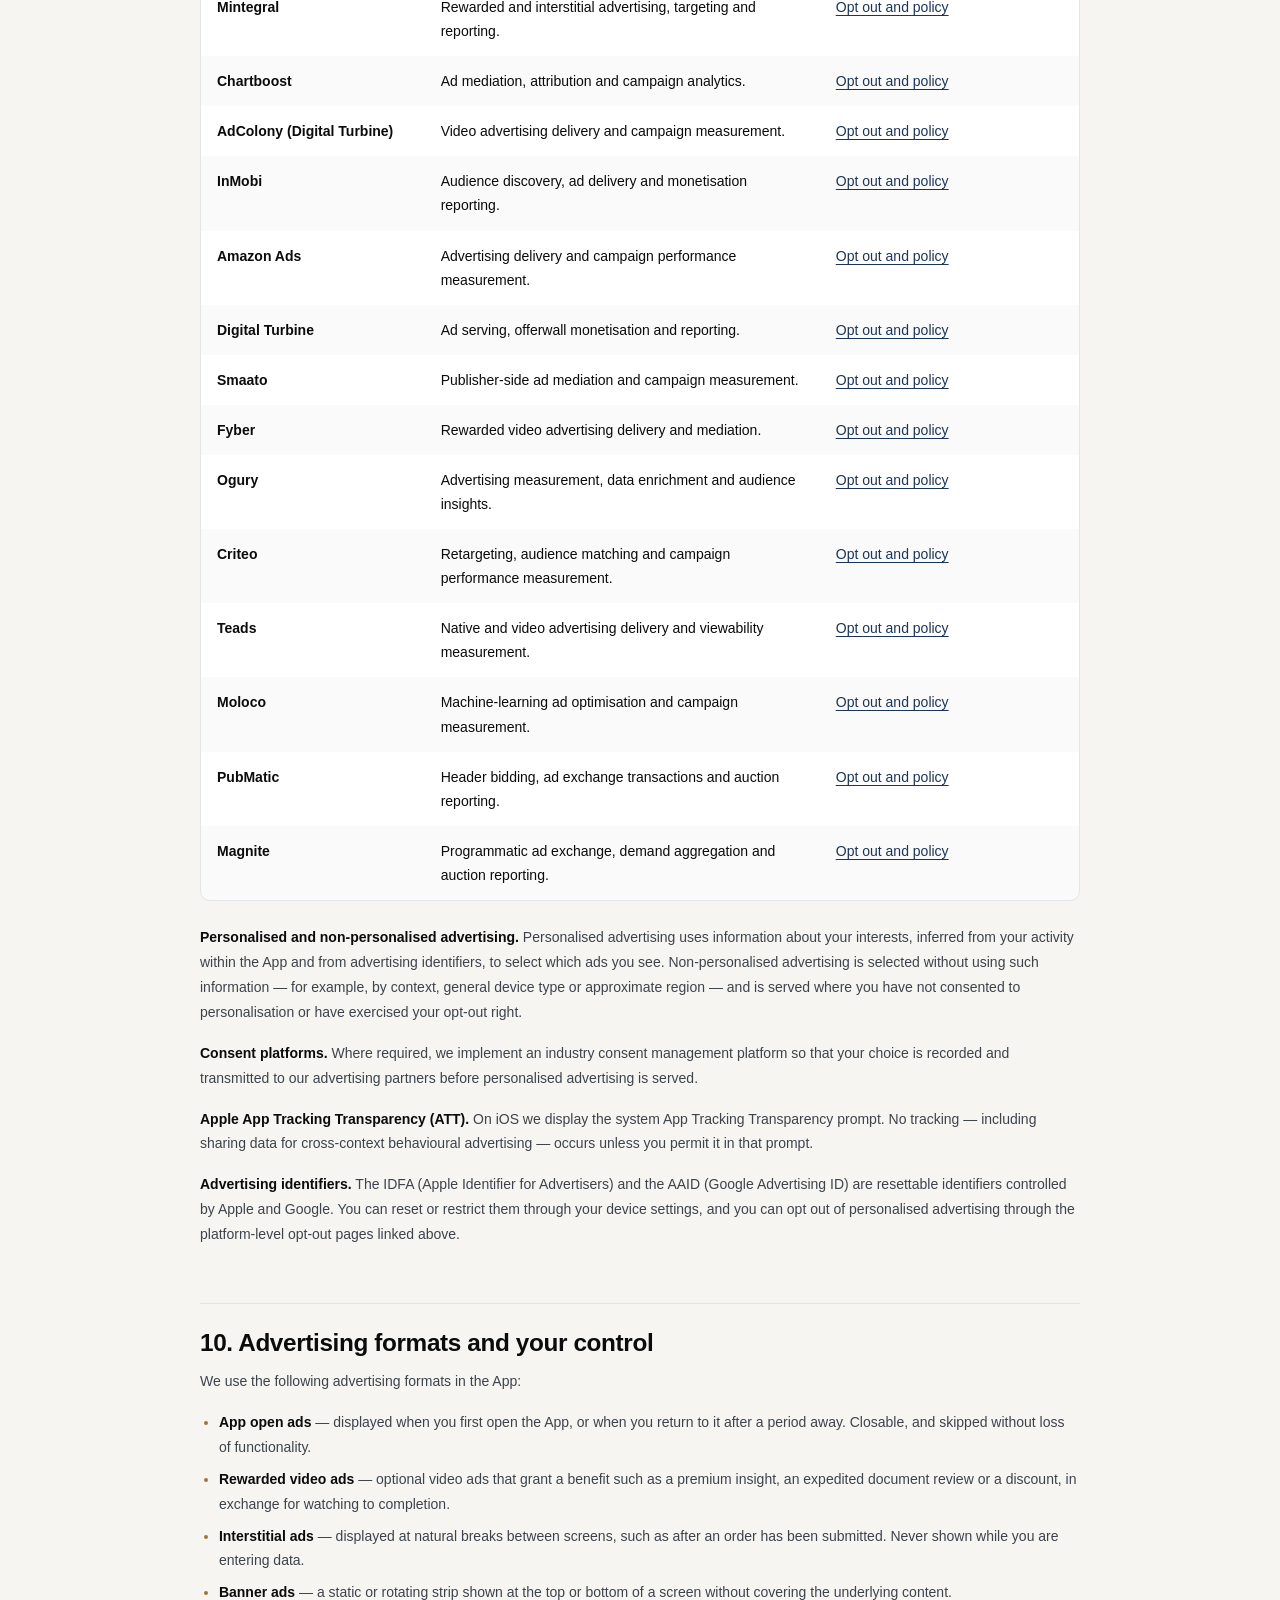
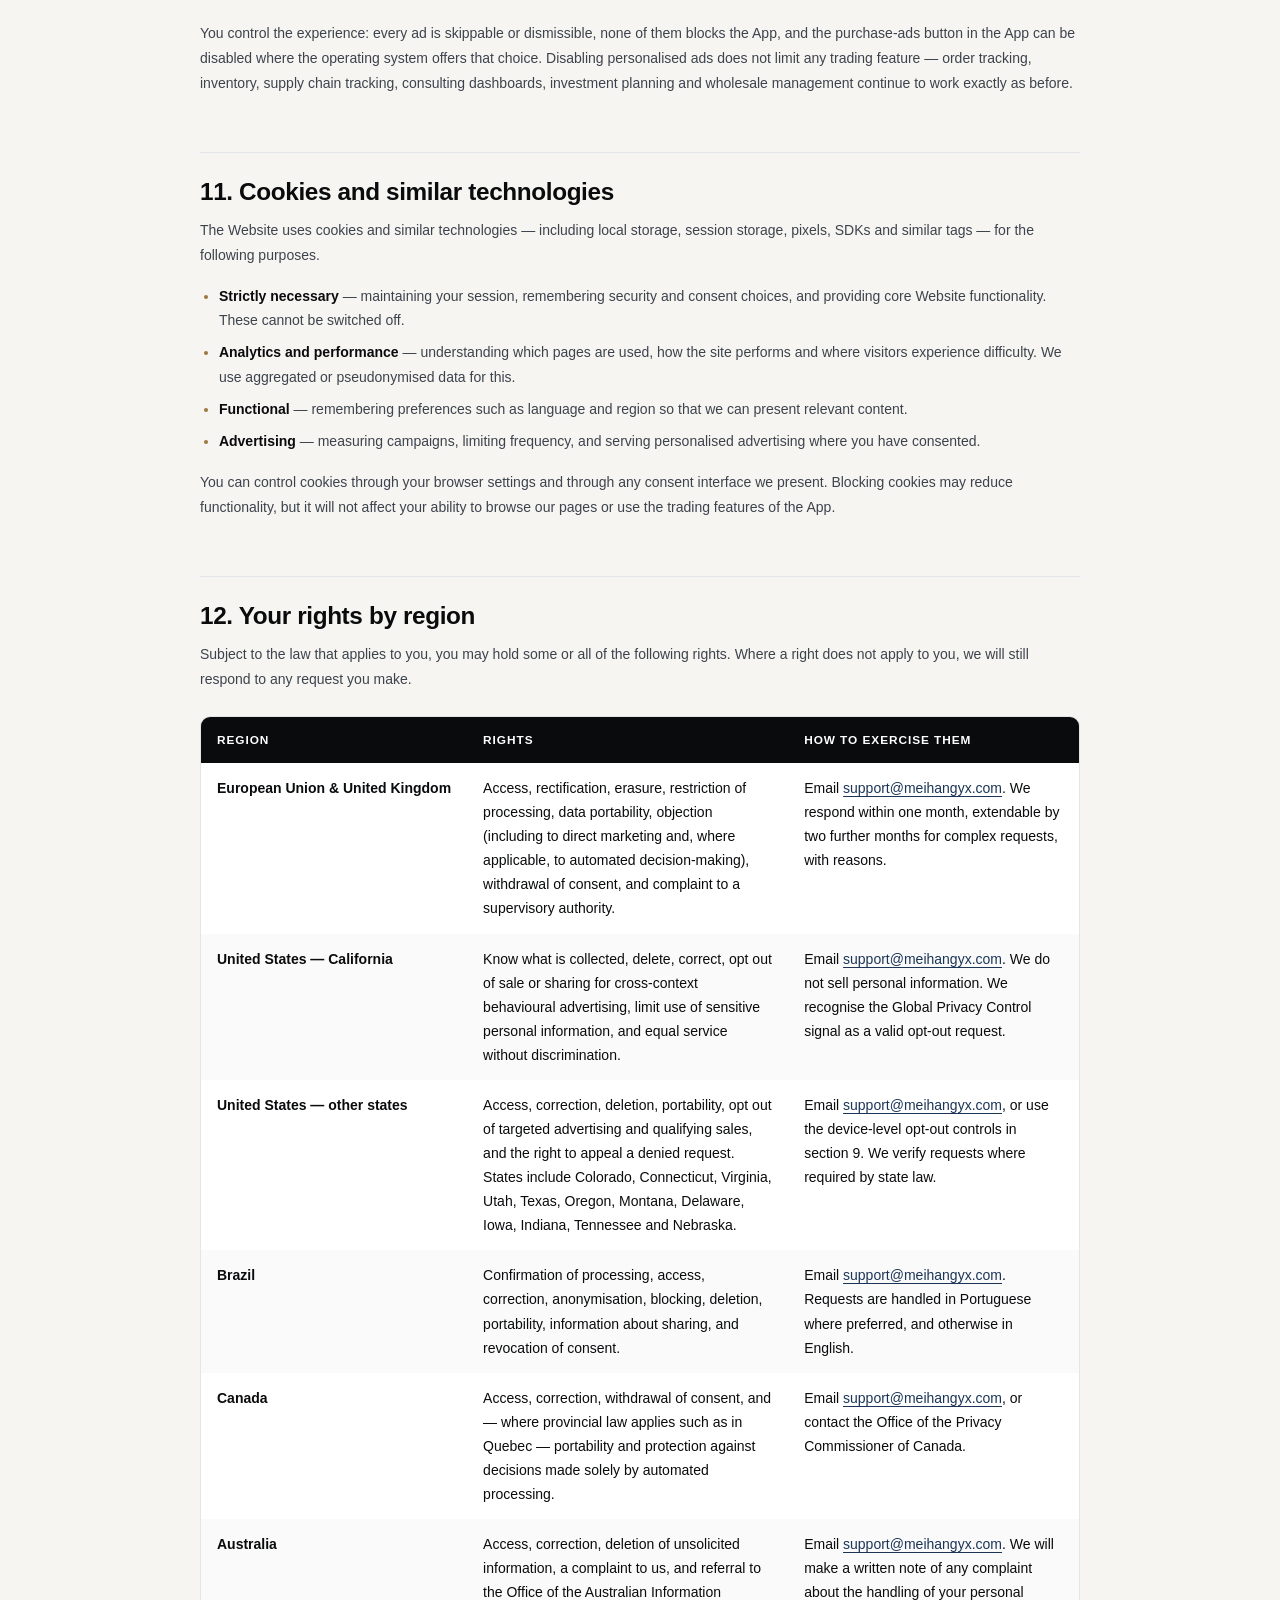
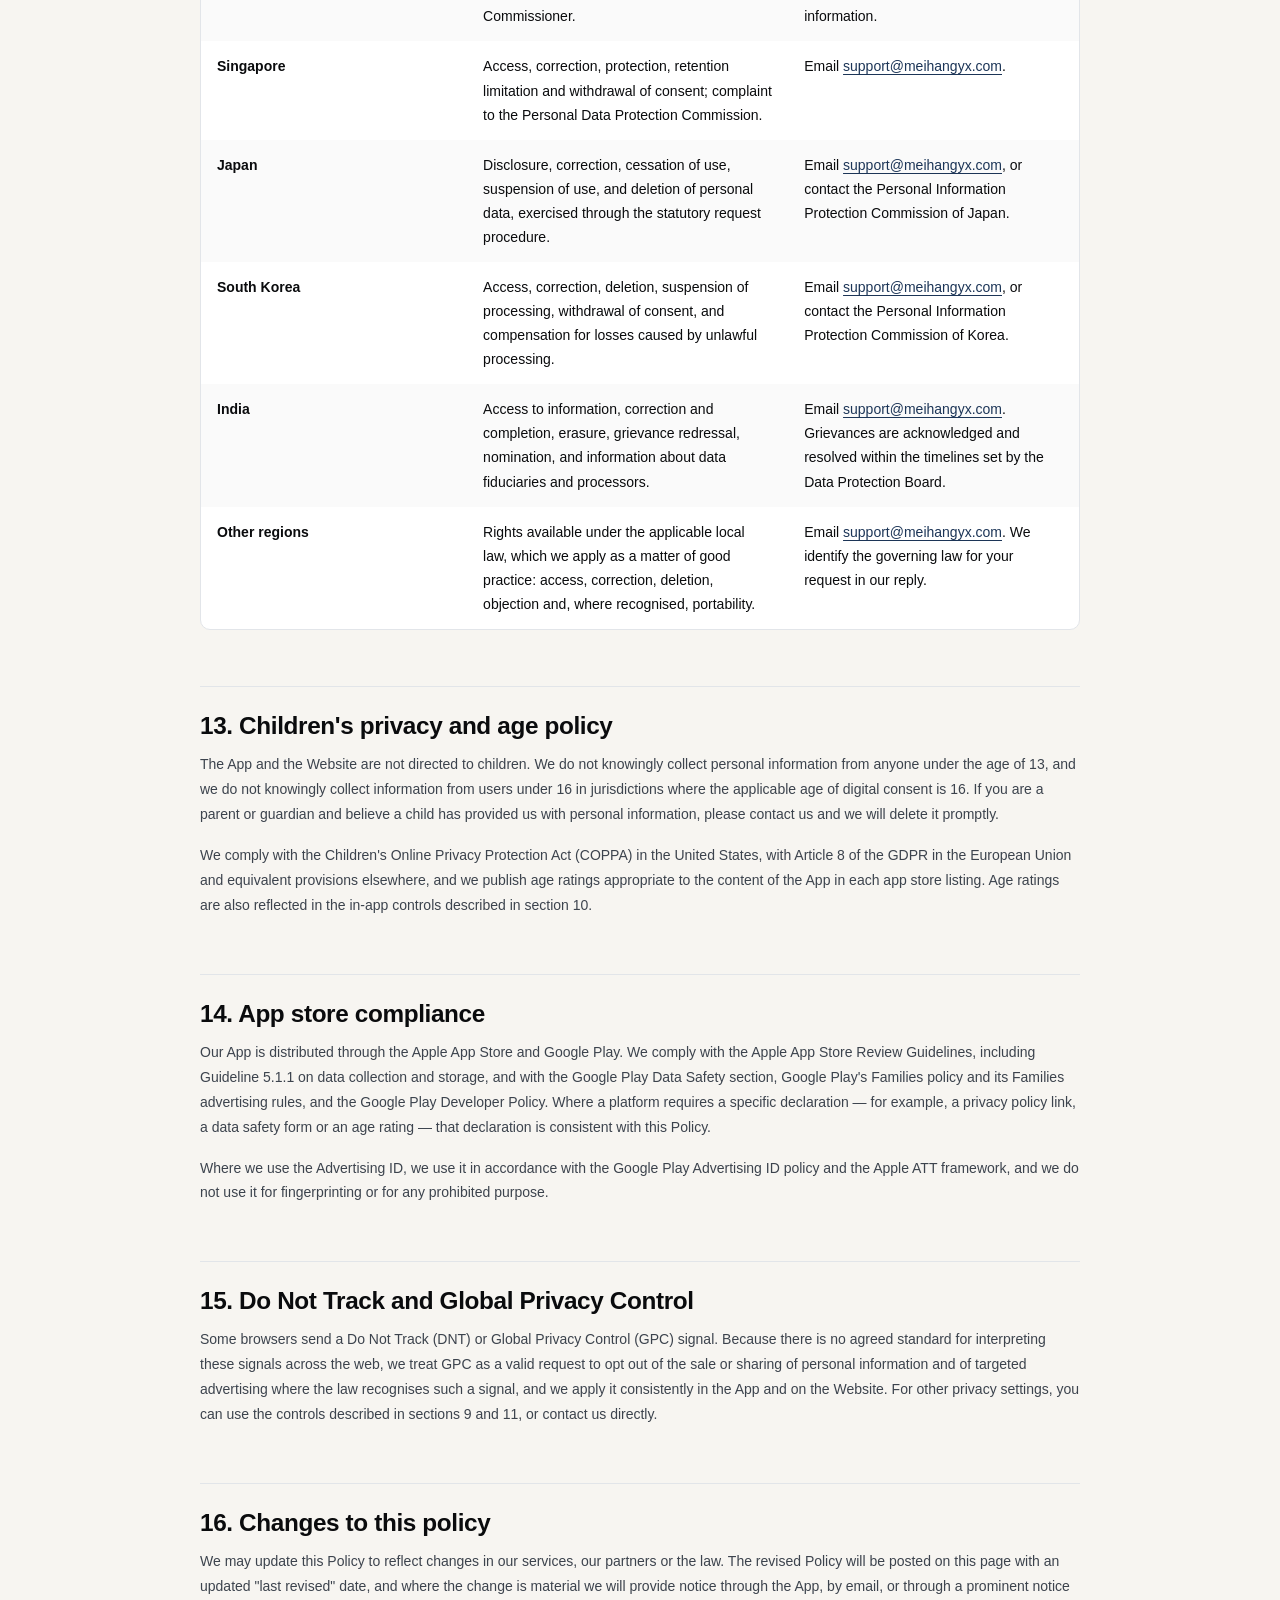
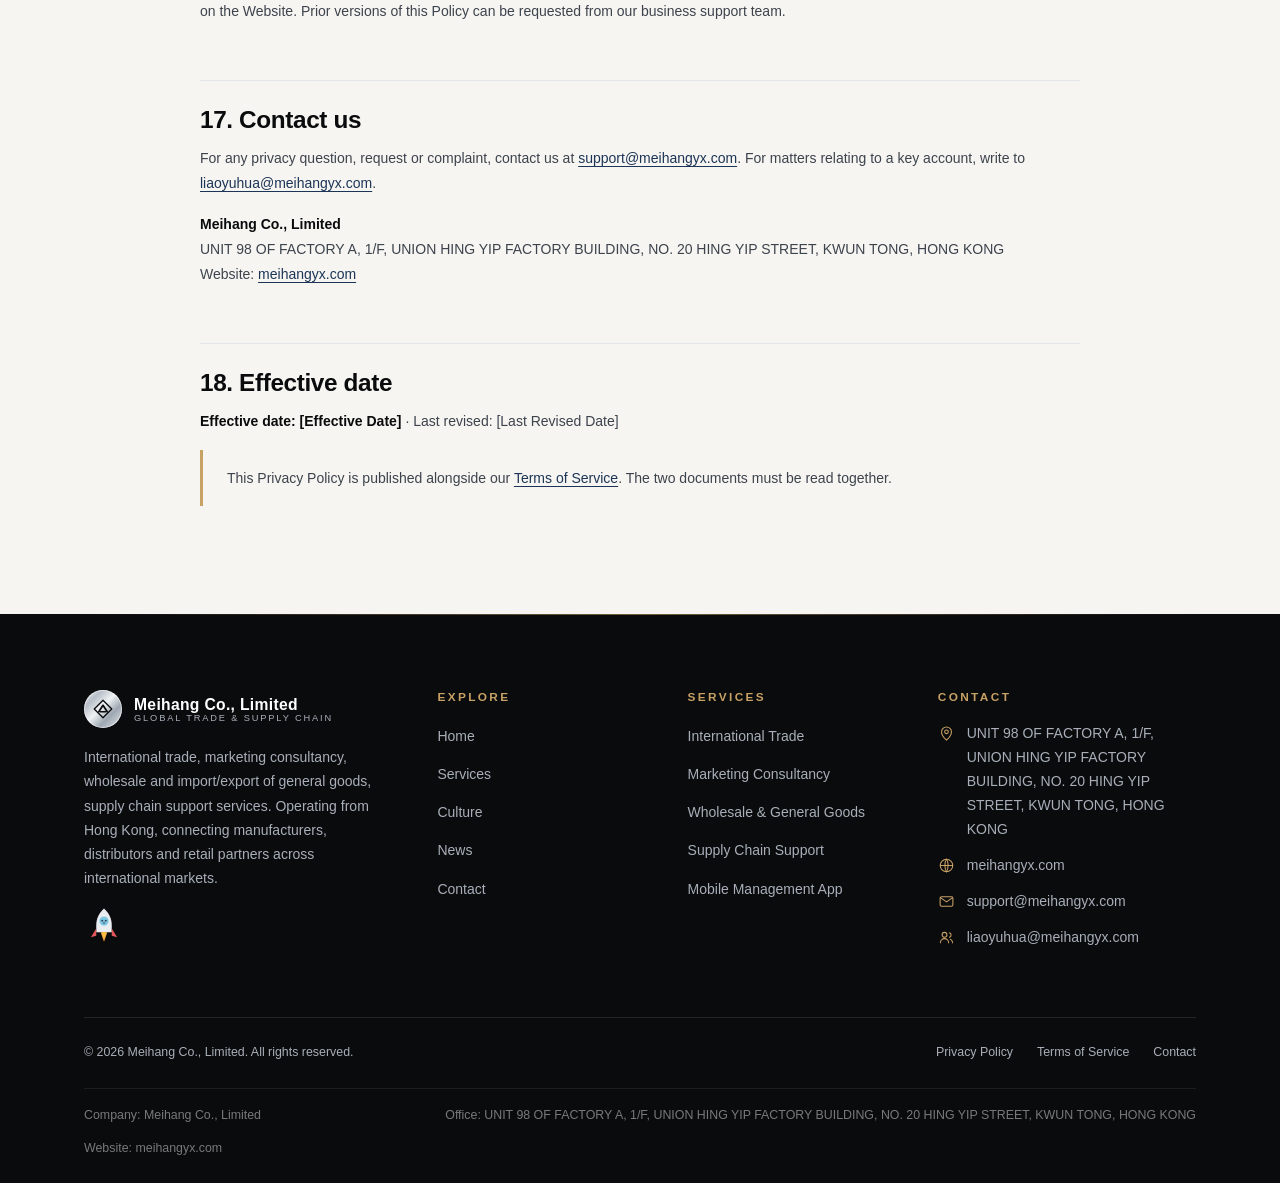
<file: privacy.html>
<!DOCTYPE html>
<html lang="en">
<head>
<meta charset="utf-8">
<meta name="viewport" content="width=device-width, initial-scale=1">
<title>Privacy Policy — Meihang Co., Limited</title>
<meta name="description" content="How Meihang Co., Limited collects, uses, shares and protects personal data across our website and our Google Play and Apple App Store mobile management application, including regional privacy rights and advertising disclosures.">
<link rel="canonical" href="https://meihangyx.com/privacy.html">
<meta property="og:type" content="website">
<meta property="og:site_name" content="Meihang Co., Limited">
<meta property="og:title" content="Privacy Policy — Meihang Co., Limited">
<meta property="og:description" content="How we collect, use, share and protect personal data across our website and our mobile management application.">
<meta property="og:url" content="https://meihangyx.com/privacy.html">
<meta name="twitter:card" content="summary_large_image">
<meta name="twitter:title" content="Privacy Policy — Meihang Co., Limited">
<meta name="twitter:description" content="Regional privacy rights, advertising disclosures and data handling practices.">
<link rel="icon" href="images/favicon.svg" type="image/svg+xml">
<link rel="stylesheet" href="css/style.css">
</head>
<body data-page="legal">
<header id="site-header"></header>

<main>
  <section class="page-hero page-hero--short">
    <div class="container page-hero-inner">
      <nav class="breadcrumb" aria-label="Breadcrumb">
        <a href="./">Home</a> <span>/</span> <span>Privacy Policy</span>
      </nav>
      <span class="hero-kicker reveal fade-up">Legal</span>
      <h1 class="reveal fade-up" style="--d:.06s">Privacy Policy</h1>
      <p class="reveal fade-up" style="--d:.12s">
        How Meihang Co., Limited collects, uses, shares and protects personal data across our
        website and our mobile management application.
      </p>
    </div>
  </section>

  <section class="section">
    <div class="container">
      <article class="legal">

        <div class="legal-meta">
          <span><strong>Company:</strong> Meihang Co., Limited</span>
          <span><strong>Office:</strong> UNIT 98 OF FACTORY A, 1/F, UNION HING YIP FACTORY BUILDING, NO. 20 HING YIP STREET, KWUN TONG, HONG KONG</span>
          <span><strong>Website:</strong> meihangyx.com</span>
          <span><strong>Business support:</strong> <a href="mailto:support@meihangyx.com">support@meihangyx.com</a></span>
          <span><strong>Key accounts:</strong> <a href="mailto:liaoyuhua@meihangyx.com">liaoyuhua@meihangyx.com</a></span>
        </div>

        <ol class="legal-toc">
          <li><a href="#s1"><span class="toc-num">01</span>Introduction and scope</a></li>
          <li><a href="#s2"><span class="toc-num">02</span>Information we collect</a></li>
          <li><a href="#s3"><span class="toc-num">03</span>How we use information</a></li>
          <li><a href="#s4"><span class="toc-num">04</span>Legal bases for processing</a></li>
          <li><a href="#s5"><span class="toc-num">05</span>Sharing and processors</a></li>
          <li><a href="#s6"><span class="toc-num">06</span>International transfers</a></li>
          <li><a href="#s7"><span class="toc-num">07</span>Retention</a></li>
          <li><a href="#s8"><span class="toc-num">08</span>Security</a></li>
          <li><a href="#s9"><span class="toc-num">09</span>Advertising and monetisation</a></li>
          <li><a href="#s10"><span class="toc-num">10</span>Advertising formats</a></li>
          <li><a href="#s11"><span class="toc-num">11</span>Cookies and similar technologies</a></li>
          <li><a href="#s12"><span class="toc-num">12</span>Your rights by region</a></li>
          <li><a href="#s13"><span class="toc-num">13</span>Children's privacy</a></li>
          <li><a href="#s14"><span class="toc-num">14</span>App store compliance</a></li>
          <li><a href="#s15"><span class="toc-num">15</span>Do Not Track and GPC</a></li>
          <li><a href="#s16"><span class="toc-num">16</span>Changes to this policy</a></li>
          <li><a href="#s17"><span class="toc-num">17</span>Contact us</a></li>
          <li><a href="#s18"><span class="toc-num">18</span>Effective date</a></li>
        </ol>

        <h2 id="s1">1. Introduction and scope</h2>
        <p>
          This Privacy Policy explains how <strong>Meihang Co., Limited</strong> ("Meihang", "we",
          "us") handles personal information when you visit <a href="https://meihangyx.com">meihangyx.com</a>
          (the "Website"), when you use our mobile management application distributed through the
          Apple App Store and Google Play (the "App"), and when you contact us by email, telephone
          or through our enquiry form.
        </p>
        <p>
          Meihang Co., Limited is a Hong Kong company providing international trade, marketing
          consultancy, wholesale and import/export of general goods, and supply chain support
          services. This Policy applies to both the Website and the App, and to all related
          services we operate.
        </p>
        <p>
          This document is prepared with reference to the EU General Data Protection Regulation
          (GDPR), the UK GDPR, the California Consumer Privacy Act as amended by the California
          Privacy Rights Act (CCPA/CPRA), Brazil's LGPD, Canada's PIPEDA, the Australian Privacy
          Principles, Singapore's PDPA, India's DPDP Act, Japan's APPI and South Korea's PIPA.
          Where a local law imposes stricter obligations than this Policy, the local law prevails.
        </p>

        <h2 id="s2">2. Information we collect</h2>
        <p>We collect information in the following categories.</p>

        <h3>2.1 Account and identity information</h3>
        <p>
          When you create an account in the App or otherwise identify yourself to us, we may collect
          your name, business email address, company name, job title, telephone number, country or
          region, and the credentials you choose to use for authentication.
        </p>

        <h3>2.2 Device and technical information</h3>
        <p>
          We collect device model, operating system and version, application version, browser type,
          screen resolution, language, time zone, network type, crash logs and diagnostic
          information. This is used to keep the App stable and to understand which features are
          actually used.
        </p>

        <h3>2.3 Usage and interaction data</h3>
        <p>
          We record pages visited, screens viewed, features used, search terms entered, the time and
          duration of each session, in-app actions, error events and the approximate location
          derived from your IP address. This powers real-time order tracking, inventory views,
          supply chain tracking and the consulting dashboard inside the App.
        </p>

        <h3>2.4 Business and transaction information</h3>
        <p>
          When you use our trading services we process the information needed to fulfil them:
          purchase orders, product specifications, quantities, delivery addresses, supplier and
          logistics counterparties, invoices, customs and shipping documentation, and payment
          instructions. Failing to provide this information may prevent us from performing the
          contract.
        </p>

        <h3>2.5 Optional location information</h3>
        <p>
          With your permission, the App may collect precise or approximate location data to help
          confirm delivery points, collection locations and shipment handovers. Location is
          optional; declining permission does not remove any other functionality.
        </p>

        <h3>2.6 Advertising identifiers</h3>
        <p>
          We and our advertising partners may use the Apple Identifier for Advertisers (IDFA) and
          the Google Advertising ID (AAID), along with related device and cookie identifiers, to
          measure advertising performance and, where permitted and consented, to personalise
          advertising. Section 9 sets out the full partner list and the opt-out routes available.
        </p>

        <h3>2.7 Communications</h3>
        <p>
          We retain your email correspondence, enquiry-form submissions, support tickets, survey
          responses and any documents you send us, so that we can answer you accurately and keep a
          record of our dealings.
        </p>

        <h3>2.8 Information from third parties</h3>
        <p>
          We receive information about you from service providers that support our business — for
          example, shipment milestone updates from logistics partners, and aggregated, anonymised
          delivery and market statistics. We do not purchase data brokers' consumer lists.
        </p>

        <h2 id="s3">3. How we use information</h2>
        <ul>
          <li>To provide, operate, personalise and support the Website and the App, including every feature described in our service description: international trade, marketing consultancy, wholesale and import/export of general goods, and supply chain support services.</li>
          <li>To process orders, prepare documentation, arrange freight and fulfil our contractual obligations to you and to our counterparties.</li>
          <li>To provide real-time order status, inventory levels, supply chain tracking, consulting dashboards, investment planning and wholesale/retail management information.</li>
          <li>To send you service announcements, shipment updates and — where you have consented — marketing communications about our services.</li>
          <li>To maintain the security, integrity and availability of our services, and to prevent fraud, abuse and violations of our Terms of Service.</li>
          <li>To understand how the App and Website are used, so that we can improve features, fix defects and prioritise development.</li>
          <li>To measure the effectiveness of advertising, and to personalise advertising where you have consented to such personalisation.</li>
          <li>To comply with legal, regulatory, sanctions and export-control obligations, and to enforce our agreements.</li>
          <li>To detect and investigate security incidents, and to establish, exercise or defend legal claims.</li>
        </ul>

        <h2 id="s4">4. Legal bases for processing</h2>
        <p>
          Depending on your location and the processing activity, we rely on the following legal
          bases for processing personal information.
        </p>

        <div class="table-wrap">
          <table>
            <thead>
              <tr>
                <th scope="col">Regulation / jurisdiction</th>
                <th scope="col">Legal bases relied upon</th>
                <th scope="col">Principal rights</th>
              </tr>
            </thead>
            <tbody>
              <tr>
                <th scope="row">EU — GDPR</th>
                <td>Performance of a contract; legitimate interests (service operation, security, service improvement); consent (cookies, advertising personalisation, precise location, marketing email); legal obligation (tax, customs, sanctions); vital interests in rare cases.</td>
                <td>Access, rectification, erasure, restriction, portability, objection, withdrawal of consent, complaint to a supervisory authority.</td>
              </tr>
              <tr>
                <th scope="row">UK — UK GDPR &amp; Data Protection Act 2018</th>
                <td>Equivalent UK bases as above; legitimate interests assessed under the UK legitimate interests test.</td>
                <td>Same as GDPR, with the right to complain to the Information Commissioner's Office.</td>
              </tr>
              <tr>
                <th scope="row">United States — CCPA/CPRA (California)</th>
                <td>Contract performance; legitimate interests; consent for sensitive personal information and for uses not otherwise permitted; "notice at collection" disclosures as required by statute.</td>
                <td>Know, delete, correct, opt out of sale or sharing, limit use of sensitive personal information, non-discrimination.</td>
              </tr>
              <tr>
                <th scope="row">United States — other state laws</th>
                <td>Consent where required (for example, Texas, Colorado, Virginia and Utah), contractual necessity, legal obligation, and asserted legitimate interests subject to state-specific thresholds.</td>
                <td>Access, deletion, correction, portability, opt out of targeted advertising and of qualifying sales, appeal rights.</td>
              </tr>
              <tr>
                <th scope="row">Brazil — LGPD</th>
                <td>Legal or regulatory obligation; contract execution; legitimate interest in business administration; consent for data processing that is not otherwise covered.</td>
                <td>Confirmation, access, correction, anonymisation, blocking, deletion, portability, information on sharing, revocation of consent.</td>
              </tr>
              <tr>
                <th scope="row">Canada — PIPEDA</th>
                <td>Consent; contract performance; reasonable business purposes (including service improvement) in the commercial context; legal obligation.</td>
                <td>Access, correction, withdrawal of consent; provincial equivalents (for example, Quebec Law 25) add additional rights such as portability and automated decision review.</td>
              </tr>
              <tr>
                <th scope="row">Australia — Privacy Act 1988 and Australian Privacy Principles</th>
                <td>Consent; contract necessity; reasonable purposes; permitted general situations; compliance with legal obligations.</td>
                <td>Access, correction, deletion of unsolicited information, complaint to the OAIC, and the ability to have a privacy note reviewed.</td>
              </tr>
              <tr>
                <th scope="row">Singapore — PDPA</th>
                <td>Consent; contract performance; legitimate interests or business purposes; legal obligation.</td>
                <td>Access, correction, withdrawal of consent, designation of a data protection officer, and the right to lodge a complaint with PDPC.</td>
              </tr>
              <tr>
                <th scope="row">India — DPDP Act 2023 and PDPB rules</th>
                <td>Consent; performance of a contract or the individual's benefit; compliance with a legal obligation; and other bases as notified by the Board.</td>
                <td>Access to information, correction and completion, erasure, grievance redressal, nomination, and rights in relation to data fiduciaries and processors.</td>
              </tr>
              <tr>
                <th scope="row">Japan — APPI</th>
                <td>Consent; contract necessity; compliance with a statutory obligation; and other bases permitted under APPI, including appropriately handled third-party provision and joint use.</td>
                <td>Disclosure, correction, cessation of use, and rights to suspend and delete under the request procedure; mandatory breach reporting to the PPC.</td>
              </tr>
              <tr>
                <th scope="row">South Korea — PIPA</th>
                <td>Consent; performance of a contract; legitimate interests permitted under PIPA; and statutory bases for processing necessary for public interest.</td>
                <td>Access, correction, deletion, suspension of processing, withdrawal of consent, and compensation for damage caused by unlawful processing.</td>
              </tr>
              <tr>
                <th scope="row">Other major regions</th>
                <td>We apply the closest equivalent standard for jurisdictions not listed above, including the UK, New Zealand (Privacy Act 2020), and the EEA member states that have not adopted GDPR in full.</td>
                <td>Access, correction, deletion, portability and objection rights, exercised through the contact details in section 17.</td>
              </tr>
            </tbody>
          </table>
        </div>

        <h2 id="s5">5. Sharing and processors</h2>
        <p>
          We do not sell personal information for money. We share personal information only with the
          categories of recipients below, and only to the extent needed for the stated purpose.
        </p>
        <ul>
          <li><strong>Processors and service providers</strong> — hosting and cloud infrastructure, content delivery, customer relationship management, transactional email, crash reporting, analytics, payment processing, and the development of our App. They act on our instructions under written data processing terms.</li>
          <li><strong>Business counterparties</strong> — suppliers, factories, freight forwarders, customs brokers, inspection agencies, distributors and customers, to the extent required to perform a transaction you have requested.</li>
          <li><strong>Advertising partners</strong> — the networks and platforms listed in section 9, to deliver and measure advertising. Where such partners act as our processors we contractually restrict their use of data; where they act as independent controllers, their own policies also apply.</li>
          <li><strong>Professional advisers</strong> — auditors, accountants, insurers, legal advisers and compliance consultants, subject to confidentiality duties.</li>
          <li><strong>Authorities and regulators</strong> — where disclosure is required by law, court order, sanctions or export-control rules, or needed to protect the rights and safety of any person.</li>
          <li><strong>Corporate transactions</strong> — in a merger, reorganisation or sale of assets, personal information may transfer to the successor entity, subject to this Policy continuing to apply.</li>
          <li><strong>With your consent</strong> — for any other disclosure we will seek your consent first.</li>
        </ul>

        <h2 id="s6">6. International transfers</h2>
        <p>
          Meihang is established in Hong Kong and works with counterparties and service providers
          located in other countries. Personal information may therefore be processed outside the
          country in which it was collected, including in Mainland China, the EEA, the United
          Kingdom, the United States, Singapore and India.
        </p>
        <p>
          Where a transfer is subject to the GDPR or the UK GDPR, we rely on an adequacy decision,
          standard contractual clauses approved by the relevant supervisory authority, or another
          lawful transfer mechanism, together with a transfer risk assessment where required. Our
          Hong Kong operations are recognised in the EU Commission's applicable adequacy decisions in
          respect of the European Union–Hong Kong arrangement for certified data recipients.
        </p>

        <h2 id="s7">7. Retention</h2>
        <p>
          We keep personal information only as long as necessary for the purposes described in this
          Policy, or as required by law.
        </p>
        <ul>
          <li><strong>Account and transaction records</strong> — for the duration of the business relationship and afterwards for the period required by tax, customs, accounting and record-keeping obligations.</li>
          <li><strong>Correspondence and enquiry records</strong> — typically for three years from the last interaction.</li>
          <li><strong>Usage, log and analytics data</strong> — typically for 24 to 36 months.</li>
          <li><strong>Advertising identifiers and consent records</strong> — for the lifetime of the identifier, plus the period required to demonstrate that consent was given or withdrawn.</li>
          <li><strong>Security incident records</strong> — in line with applicable regulatory retention periods.</li>
          <li><strong>Support tickets</strong> — for 24 months from closure, unless a longer period is needed for an active claim.</li>
        </ul>
        <p>When information is no longer required, we delete it, anonymise it, or take steps to ensure it can no longer be used to identify you.</p>

        <h2 id="s8">8. Security</h2>
        <p>
          We apply administrative, technical and physical safeguards appropriate to the sensitivity of
          the information we hold. Measures include encryption in transit using TLS and encryption at
          rest for databases and backups, role-based access controls with least-privilege
          administration, multi-factor authentication for administrative accounts, environment
          segregation between development and production, regular vulnerability assessment and
          penetration testing, logging and monitoring of access to personal data, staff training on
          data protection, and incident response procedures with defined escalation and notification
          timelines.
        </p>
        <p>
          No system is completely secure. If a breach affects your personal information and is likely
          to result in a risk to your rights and freedoms, we will notify the relevant supervisory
          authority within the statutory period (72 hours under the GDPR where applicable) and
          notify affected individuals where required.
        </p>

        <h2 id="s9">9. Advertising and monetisation</h2>
        <p>
          The App is supported by advertising. We integrate third-party advertising SDKs supplied by
          the networks and platforms listed below. These partners may collect device identifiers,
          IP address, advertising identifiers (IDFA and AAID), coarse location inferred from
          network information, and information about your interactions with the App in order to
          serve and measure advertising.
        </p>
        <p>
          We configure our advertising partners in accordance with the consent state of your device.
          Where GDPR, UK GDPR, CCPA/CPRA or similar legislation requires prior consent for
          personalised advertising or for sharing data for cross-context behavioural advertising,
          personalisation is disabled until you provide consent. You can withdraw consent at any
          time through your device settings, the in-app privacy controls, or the opt-out links below.
        </p>

        <div class="table-wrap">
          <table>
            <thead>
              <tr>
                <th scope="col">Advertising platform</th>
                <th scope="col">Purpose of processing</th>
                <th scope="col">Opt out / privacy information</th>
              </tr>
            </thead>
            <tbody>
              <tr><th scope="row">Google AdMob</th><td>Ad serving, mediation, frequency capping and advertising revenue measurement.</td><td><a href="https://policies.google.com/technologies/ads" target="_blank" rel="noopener noreferrer">Opt out and policy</a></td></tr>
              <tr><th scope="row">Google Ad Manager</th><td>Ad delivery across the App and reporting on ad performance.</td><td><a href="https://policies.google.com/technologies/ads" target="_blank" rel="noopener noreferrer">Opt out and policy</a></td></tr>
              <tr><th scope="row">Meta Audience Network</th><td>In-app monetisation, audience measurement and campaign reporting.</td><td><a href="https://www.facebook.com/ads/optout" target="_blank" rel="noopener noreferrer">Opt out and policy</a></td></tr>
              <tr><th scope="row">Unity Ads</th><td>Video and rewarded ad delivery, mediation and revenue reporting.</td><td><a href="https://unity.com/legal/game-ads" target="_blank" rel="noopener noreferrer">Opt out and policy</a></td></tr>
              <tr><th scope="row">AppLovin (MAX)</th><td>Ad mediation, waterfall optimisation and campaign measurement.</td><td><a href="https://www.applovin.com/privacy/" target="_blank" rel="noopener noreferrer">Opt out and policy</a></td></tr>
              <tr><th scope="row">ironSource (LevelPlay)</th><td>Ad mediation, bidding, frequency capping and revenue reporting.</td><td><a href="https://www.ironsource.com/privacy/" target="_blank" rel="noopener noreferrer">Opt out and policy</a></td></tr>
              <tr><th scope="row">Vungle / Liftoff</th><td>Rewarded and video advertising delivery and campaign measurement.</td><td><a href="https://www.vungle.com/privacy/" target="_blank" rel="noopener noreferrer">Opt out and policy</a></td></tr>
              <tr><th scope="row">Pangle (TikTok for Business)</th><td>Video ad delivery, targeting measurement and monetisation reporting.</td><td><a href="https://www.tiktok.com/legal/page/global/privacy-policy/en" target="_blank" rel="noopener noreferrer">Opt out and policy</a></td></tr>
              <tr><th scope="row">Mintegral</th><td>Rewarded and interstitial advertising, targeting and reporting.</td><td><a href="https://www.mintegral.com/en/privacy" target="_blank" rel="noopener noreferrer">Opt out and policy</a></td></tr>
              <tr><th scope="row">Chartboost</th><td>Ad mediation, attribution and campaign analytics.</td><td><a href="https://www.chartboost.com/privacy/" target="_blank" rel="noopener noreferrer">Opt out and policy</a></td></tr>
              <tr><th scope="row">AdColony (Digital Turbine)</th><td>Video advertising delivery and campaign measurement.</td><td><a href="https://www.digitalturbine.com/privacy-policy" target="_blank" rel="noopener noreferrer">Opt out and policy</a></td></tr>
              <tr><th scope="row">InMobi</th><td>Audience discovery, ad delivery and monetisation reporting.</td><td><a href="https://www.inmobi.com/legal/privacy-policy" target="_blank" rel="noopener noreferrer">Opt out and policy</a></td></tr>
              <tr><th scope="row">Amazon Ads</th><td>Advertising delivery and campaign performance measurement.</td><td><a href="https://www.amazon.com/ads/interest-based-ads-privacy" target="_blank" rel="noopener noreferrer">Opt out and policy</a></td></tr>
              <tr><th scope="row">Digital Turbine</th><td>Ad serving, offerwall monetisation and reporting.</td><td><a href="https://www.digitalturbine.com/privacy-policy" target="_blank" rel="noopener noreferrer">Opt out and policy</a></td></tr>
              <tr><th scope="row">Smaato</th><td>Publisher-side ad mediation and campaign measurement.</td><td><a href="https://www.smaato.com/privacy-policy/" target="_blank" rel="noopener noreferrer">Opt out and policy</a></td></tr>
              <tr><th scope="row">Fyber</th><td>Rewarded video advertising delivery and mediation.</td><td><a href="https://www.fyber.com/privacy/" target="_blank" rel="noopener noreferrer">Opt out and policy</a></td></tr>
              <tr><th scope="row">Ogury</th><td>Advertising measurement, data enrichment and audience insights.</td><td><a href="https://www.ogury.com/privacy-policy/" target="_blank" rel="noopener noreferrer">Opt out and policy</a></td></tr>
              <tr><th scope="row">Criteo</th><td>Retargeting, audience matching and campaign performance measurement.</td><td><a href="https://www.criteo.com/privacy/" target="_blank" rel="noopener noreferrer">Opt out and policy</a></td></tr>
              <tr><th scope="row">Teads</th><td>Native and video advertising delivery and viewability measurement.</td><td><a href="https://www.teads.com/privacy-policy/" target="_blank" rel="noopener noreferrer">Opt out and policy</a></td></tr>
              <tr><th scope="row">Moloco</th><td>Machine-learning ad optimisation and campaign measurement.</td><td><a href="https://www.moloco.com/privacy-policy/" target="_blank" rel="noopener noreferrer">Opt out and policy</a></td></tr>
              <tr><th scope="row">PubMatic</th><td>Header bidding, ad exchange transactions and auction reporting.</td><td><a href="https://pubmatic.com/privacy-policy" target="_blank" rel="noopener noreferrer">Opt out and policy</a></td></tr>
              <tr><th scope="row">Magnite</th><td>Programmatic ad exchange, demand aggregation and auction reporting.</td><td><a href="https://www.magnite.com/privacy/" target="_blank" rel="noopener noreferrer">Opt out and policy</a></td></tr>
            </tbody>
          </table>
        </div>

        <p>
          <strong>Personalised and non-personalised advertising.</strong> Personalised advertising uses
          information about your interests, inferred from your activity within the App and from
          advertising identifiers, to select which ads you see. Non-personalised advertising is
          selected without using such information — for example, by context, general device type or
          approximate region — and is served where you have not consented to personalisation or have
          exercised your opt-out right.
        </p>
        <p>
          <strong>Consent platforms.</strong> Where required, we implement an industry consent
          management platform so that your choice is recorded and transmitted to our advertising
          partners before personalised advertising is served.
        </p>
        <p>
          <strong>Apple App Tracking Transparency (ATT).</strong> On iOS we display the system
          App Tracking Transparency prompt. No tracking — including sharing data for
          cross-context behavioural advertising — occurs unless you permit it in that prompt.
        </p>
        <p>
          <strong>Advertising identifiers.</strong> The IDFA (Apple Identifier for Advertisers) and
          the AAID (Google Advertising ID) are resettable identifiers controlled by Apple and Google.
          You can reset or restrict them through your device settings, and you can opt out of
          personalised advertising through the platform-level opt-out pages linked above.
        </p>

        <h2 id="s10">10. Advertising formats and your control</h2>
        <p>We use the following advertising formats in the App:</p>
        <ul>
          <li><strong>App open ads</strong> — displayed when you first open the App, or when you return to it after a period away. Closable, and skipped without loss of functionality.</li>
          <li><strong>Rewarded video ads</strong> — optional video ads that grant a benefit such as a premium insight, an expedited document review or a discount, in exchange for watching to completion.</li>
          <li><strong>Interstitial ads</strong> — displayed at natural breaks between screens, such as after an order has been submitted. Never shown while you are entering data.</li>
          <li><strong>Banner ads</strong> — a static or rotating strip shown at the top or bottom of a screen without covering the underlying content.</li>
        </ul>
        <p>
          You control the experience: every ad is skippable or dismissible, none of them blocks the
          App, and the purchase-ads button in the App can be disabled where the operating system
          offers that choice. Disabling personalised ads does not limit any trading feature — order
          tracking, inventory, supply chain tracking, consulting dashboards, investment planning and
          wholesale management continue to work exactly as before.
        </p>

        <h2 id="s11">11. Cookies and similar technologies</h2>
        <p>
          The Website uses cookies and similar technologies — including local storage, session
          storage, pixels, SDKs and similar tags — for the following purposes.
        </p>
        <ul>
          <li><strong>Strictly necessary</strong> — maintaining your session, remembering security and consent choices, and providing core Website functionality. These cannot be switched off.</li>
          <li><strong>Analytics and performance</strong> — understanding which pages are used, how the site performs and where visitors experience difficulty. We use aggregated or pseudonymised data for this.</li>
          <li><strong>Functional</strong> — remembering preferences such as language and region so that we can present relevant content.</li>
          <li><strong>Advertising</strong> — measuring campaigns, limiting frequency, and serving personalised advertising where you have consented.</li>
        </ul>
        <p>
          You can control cookies through your browser settings and through any consent interface we
          present. Blocking cookies may reduce functionality, but it will not affect your ability to
          browse our pages or use the trading features of the App.
        </p>

        <h2 id="s12">12. Your rights by region</h2>
        <p>
          Subject to the law that applies to you, you may hold some or all of the following rights.
          Where a right does not apply to you, we will still respond to any request you make.
        </p>

        <div class="table-wrap">
          <table>
            <thead>
              <tr>
                <th scope="col">Region</th>
                <th scope="col">Rights</th>
                <th scope="col">How to exercise them</th>
              </tr>
            </thead>
            <tbody>
              <tr>
                <th scope="row">European Union &amp; United Kingdom</th>
                <td>Access, rectification, erasure, restriction of processing, data portability, objection (including to direct marketing and, where applicable, to automated decision-making), withdrawal of consent, and complaint to a supervisory authority.</td>
                <td>Email <a href="mailto:support@meihangyx.com">support@meihangyx.com</a>. We respond within one month, extendable by two further months for complex requests, with reasons.</td>
              </tr>
              <tr>
                <th scope="row">United States — California</th>
                <td>Know what is collected, delete, correct, opt out of sale or sharing for cross-context behavioural advertising, limit use of sensitive personal information, and equal service without discrimination.</td>
                <td>Email <a href="mailto:support@meihangyx.com">support@meihangyx.com</a>. We do not sell personal information. We recognise the Global Privacy Control signal as a valid opt-out request.</td>
              </tr>
              <tr>
                <th scope="row">United States — other states</th>
                <td>Access, correction, deletion, portability, opt out of targeted advertising and qualifying sales, and the right to appeal a denied request. States include Colorado, Connecticut, Virginia, Utah, Texas, Oregon, Montana, Delaware, Iowa, Indiana, Tennessee and Nebraska.</td>
                <td>Email <a href="mailto:support@meihangyx.com">support@meihangyx.com</a>, or use the device-level opt-out controls in section 9. We verify requests where required by state law.</td>
              </tr>
              <tr>
                <th scope="row">Brazil</th>
                <td>Confirmation of processing, access, correction, anonymisation, blocking, deletion, portability, information about sharing, and revocation of consent.</td>
                <td>Email <a href="mailto:support@meihangyx.com">support@meihangyx.com</a>. Requests are handled in Portuguese where preferred, and otherwise in English.</td>
              </tr>
              <tr>
                <th scope="row">Canada</th>
                <td>Access, correction, withdrawal of consent, and — where provincial law applies such as in Quebec — portability and protection against decisions made solely by automated processing.</td>
                <td>Email <a href="mailto:support@meihangyx.com">support@meihangyx.com</a>, or contact the Office of the Privacy Commissioner of Canada.</td>
              </tr>
              <tr>
                <th scope="row">Australia</th>
                <td>Access, correction, deletion of unsolicited information, a complaint to us, and referral to the Office of the Australian Information Commissioner.</td>
                <td>Email <a href="mailto:support@meihangyx.com">support@meihangyx.com</a>. We will make a written note of any complaint about the handling of your personal information.</td>
              </tr>
              <tr>
                <th scope="row">Singapore</th>
                <td>Access, correction, protection, retention limitation and withdrawal of consent; complaint to the Personal Data Protection Commission.</td>
                <td>Email <a href="mailto:support@meihangyx.com">support@meihangyx.com</a>.</td>
              </tr>
              <tr>
                <th scope="row">Japan</th>
                <td>Disclosure, correction, cessation of use, suspension of use, and deletion of personal data, exercised through the statutory request procedure.</td>
                <td>Email <a href="mailto:support@meihangyx.com">support@meihangyx.com</a>, or contact the Personal Information Protection Commission of Japan.</td>
              </tr>
              <tr>
                <th scope="row">South Korea</th>
                <td>Access, correction, deletion, suspension of processing, withdrawal of consent, and compensation for losses caused by unlawful processing.</td>
                <td>Email <a href="mailto:support@meihangyx.com">support@meihangyx.com</a>, or contact the Personal Information Protection Commission of Korea.</td>
              </tr>
              <tr>
                <th scope="row">India</th>
                <td>Access to information, correction and completion, erasure, grievance redressal, nomination, and information about data fiduciaries and processors.</td>
                <td>Email <a href="mailto:support@meihangyx.com">support@meihangyx.com</a>. Grievances are acknowledged and resolved within the timelines set by the Data Protection Board.</td>
              </tr>
              <tr>
                <th scope="row">Other regions</th>
                <td>Rights available under the applicable local law, which we apply as a matter of good practice: access, correction, deletion, objection and, where recognised, portability.</td>
                <td>Email <a href="mailto:support@meihangyx.com">support@meihangyx.com</a>. We identify the governing law for your request in our reply.</td>
              </tr>
            </tbody>
          </table>
        </div>

        <h2 id="s13">13. Children's privacy and age policy</h2>
        <p>
          The App and the Website are not directed to children. We do not knowingly collect personal
          information from anyone under the age of 13, and we do not knowingly collect information
          from users under 16 in jurisdictions where the applicable age of digital consent is 16.
          If you are a parent or guardian and believe a child has provided us with personal
          information, please contact us and we will delete it promptly.
        </p>
        <p>
          We comply with the Children's Online Privacy Protection Act (COPPA) in the United States,
          with Article 8 of the GDPR in the European Union and equivalent provisions elsewhere, and
          we publish age ratings appropriate to the content of the App in each app store listing.
          Age ratings are also reflected in the in-app controls described in section 10.
        </p>

        <h2 id="s14">14. App store compliance</h2>
        <p>
          Our App is distributed through the Apple App Store and Google Play. We comply with the
          Apple App Store Review Guidelines, including Guideline 5.1.1 on data collection and
          storage, and with the Google Play Data Safety section, Google Play's Families policy and
          its Families advertising rules, and the Google Play Developer Policy. Where a platform
          requires a specific declaration — for example, a privacy policy link, a data safety form
          or an age rating — that declaration is consistent with this Policy.
        </p>
        <p>
          Where we use the Advertising ID, we use it in accordance with the Google Play
          Advertising ID policy and the Apple ATT framework, and we do not use it for fingerprinting
          or for any prohibited purpose.
        </p>

        <h2 id="s15">15. Do Not Track and Global Privacy Control</h2>
        <p>
          Some browsers send a Do Not Track (DNT) or Global Privacy Control (GPC) signal. Because
          there is no agreed standard for interpreting these signals across the web, we treat GPC as
          a valid request to opt out of the sale or sharing of personal information and of targeted
          advertising where the law recognises such a signal, and we apply it consistently in the
          App and on the Website. For other privacy settings, you can use the controls described in
          sections 9 and 11, or contact us directly.
        </p>

        <h2 id="s16">16. Changes to this policy</h2>
        <p>
          We may update this Policy to reflect changes in our services, our partners or the law. The
          revised Policy will be posted on this page with an updated "last revised" date, and where
          the change is material we will provide notice through the App, by email, or through a
          prominent notice on the Website. Prior versions of this Policy can be requested from our
          business support team.
        </p>

        <h2 id="s17">17. Contact us</h2>
        <p>
          For any privacy question, request or complaint, contact us at
          <a href="mailto:support@meihangyx.com">support@meihangyx.com</a>. For matters relating
          to a key account, write to
          <a href="mailto:liaoyuhua@meihangyx.com">liaoyuhua@meihangyx.com</a>.
        </p>
        <p>
          <strong>Meihang Co., Limited</strong><br>
          UNIT 98 OF FACTORY A, 1/F, UNION HING YIP FACTORY BUILDING, NO. 20 HING YIP STREET, KWUN TONG, HONG KONG<br>
          Website: <a href="https://meihangyx.com">meihangyx.com</a>
        </p>

        <h2 id="s18">18. Effective date</h2>
        <p>
          <strong>Effective date: [Effective Date]</strong> · Last revised: [Last Revised Date]
        </p>
        <div class="legal-note">
          This Privacy Policy is published alongside our
          <a href="./terms.html">Terms of Service</a>. The two documents must be read together.
        </div>

      </article>
    </div>
  </section>
</main>

<footer id="site-footer"></footer>
<script src="js/main.js" defer></script>
</body>
</html>
</file>
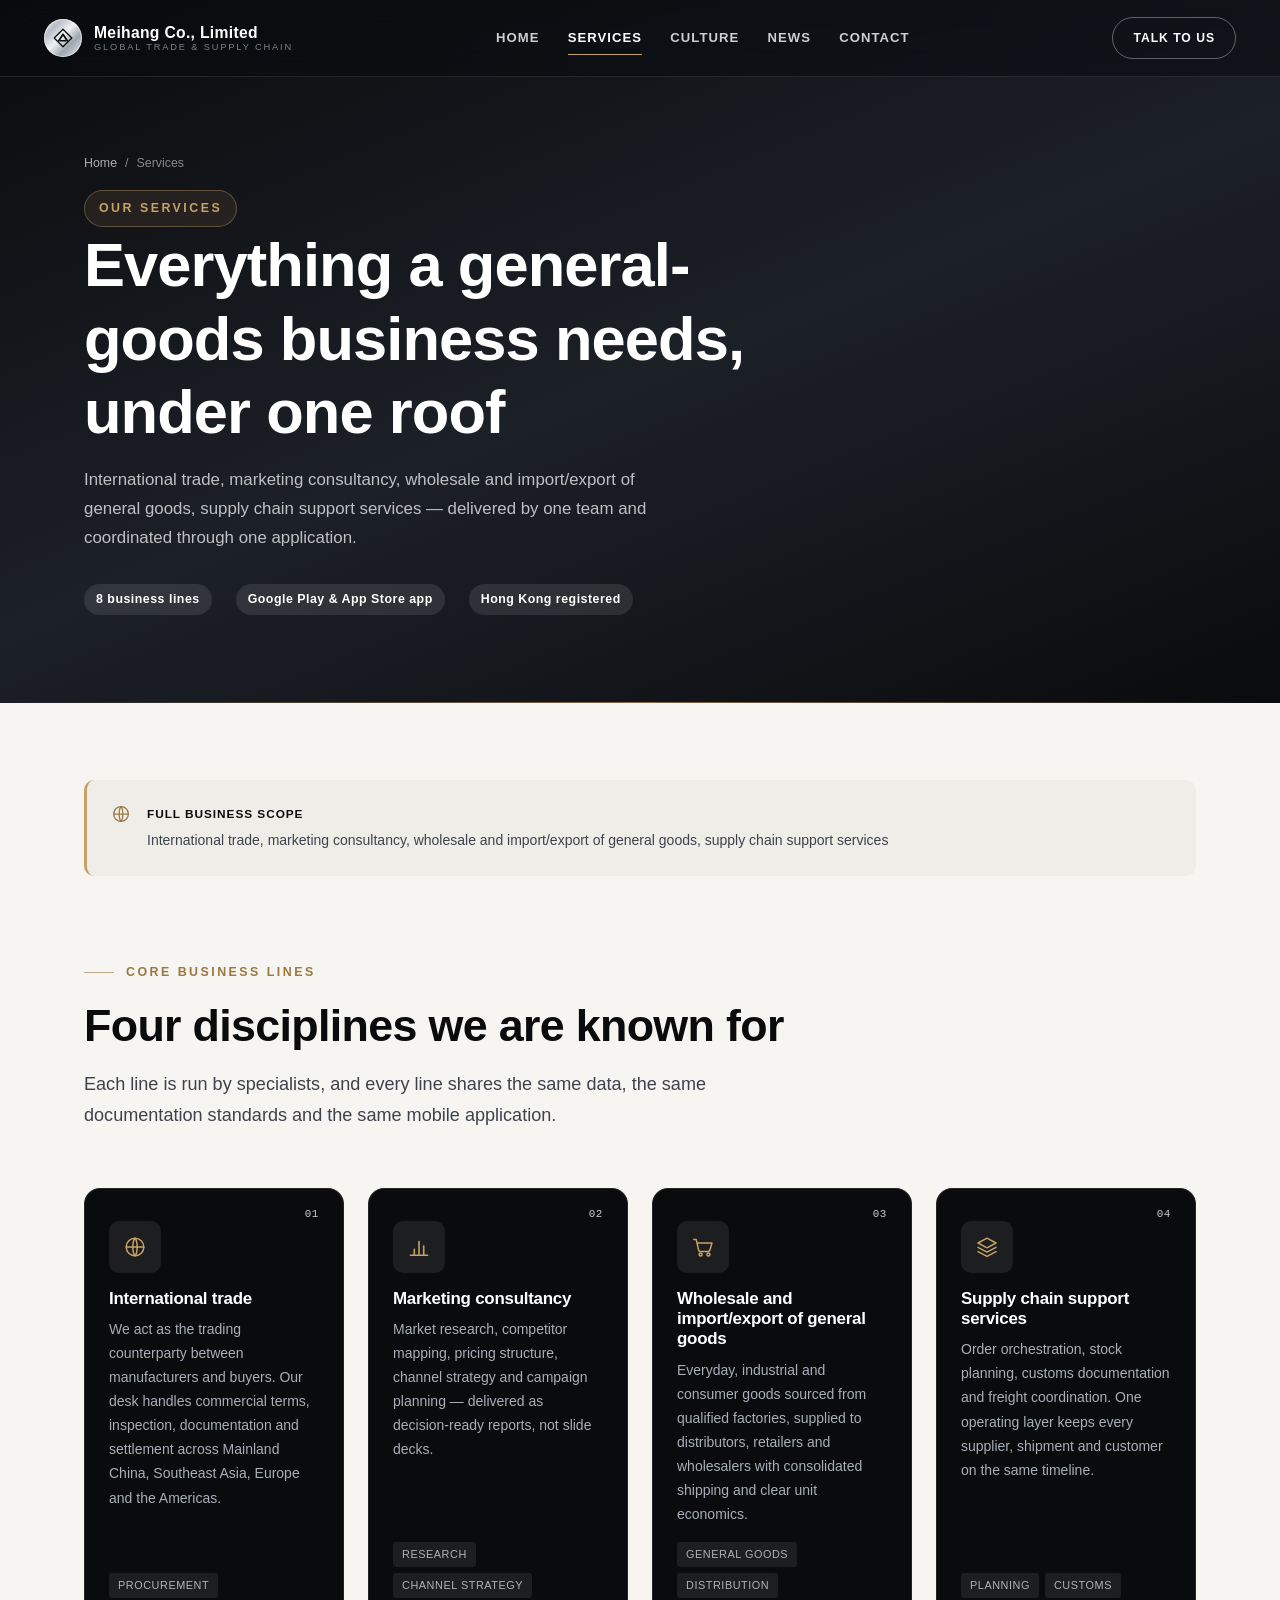
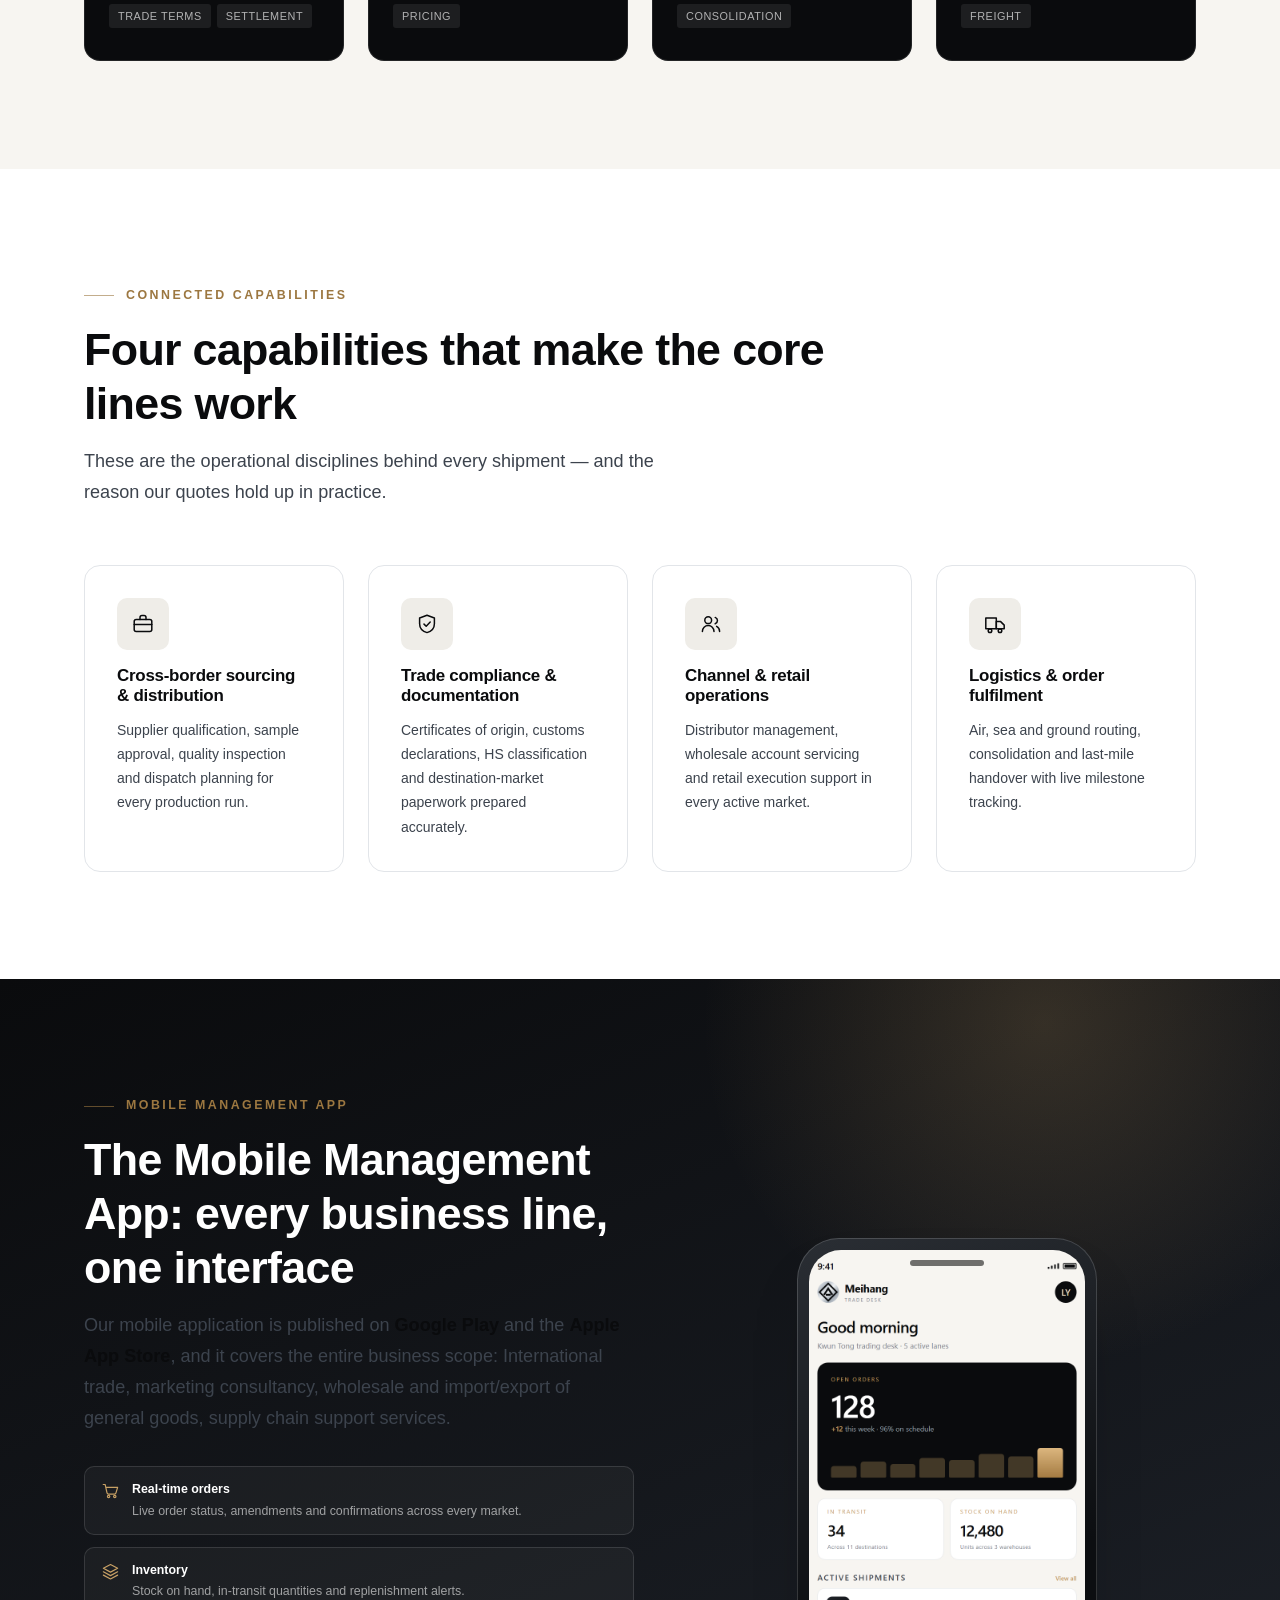
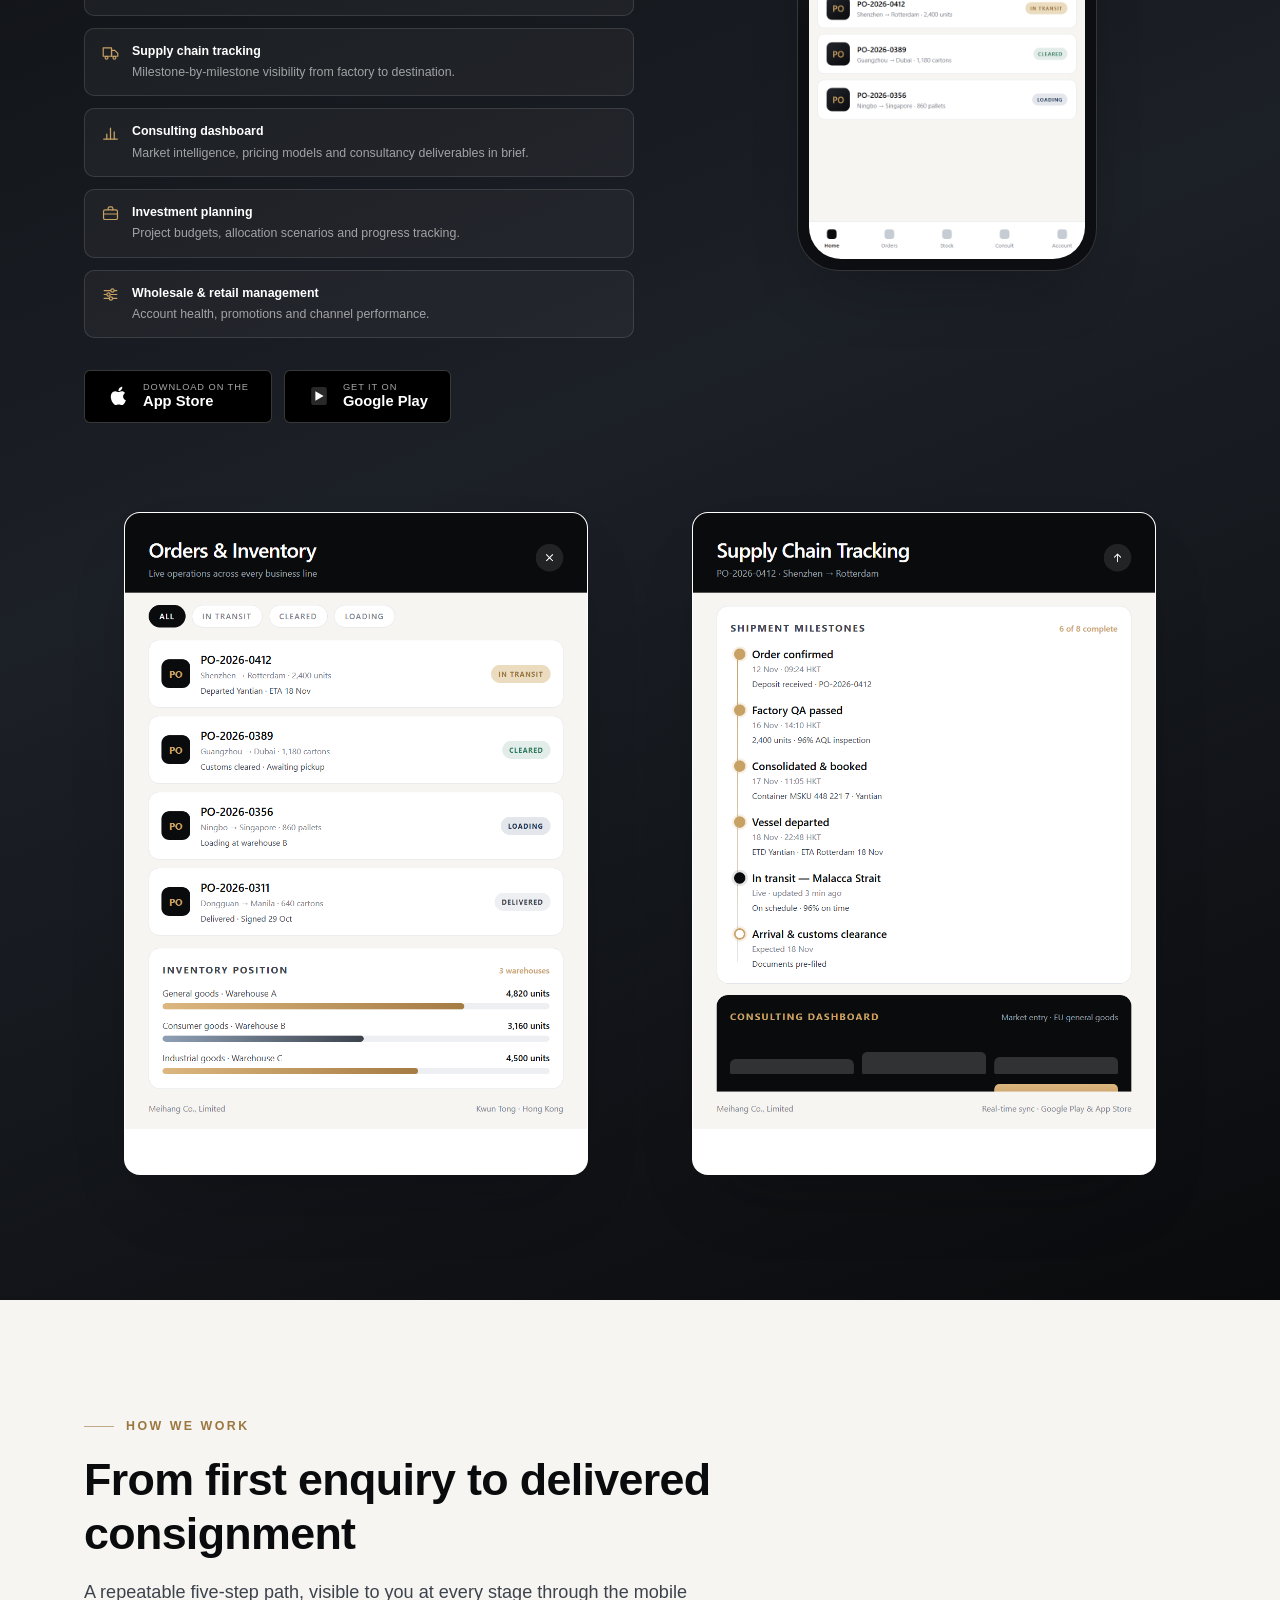
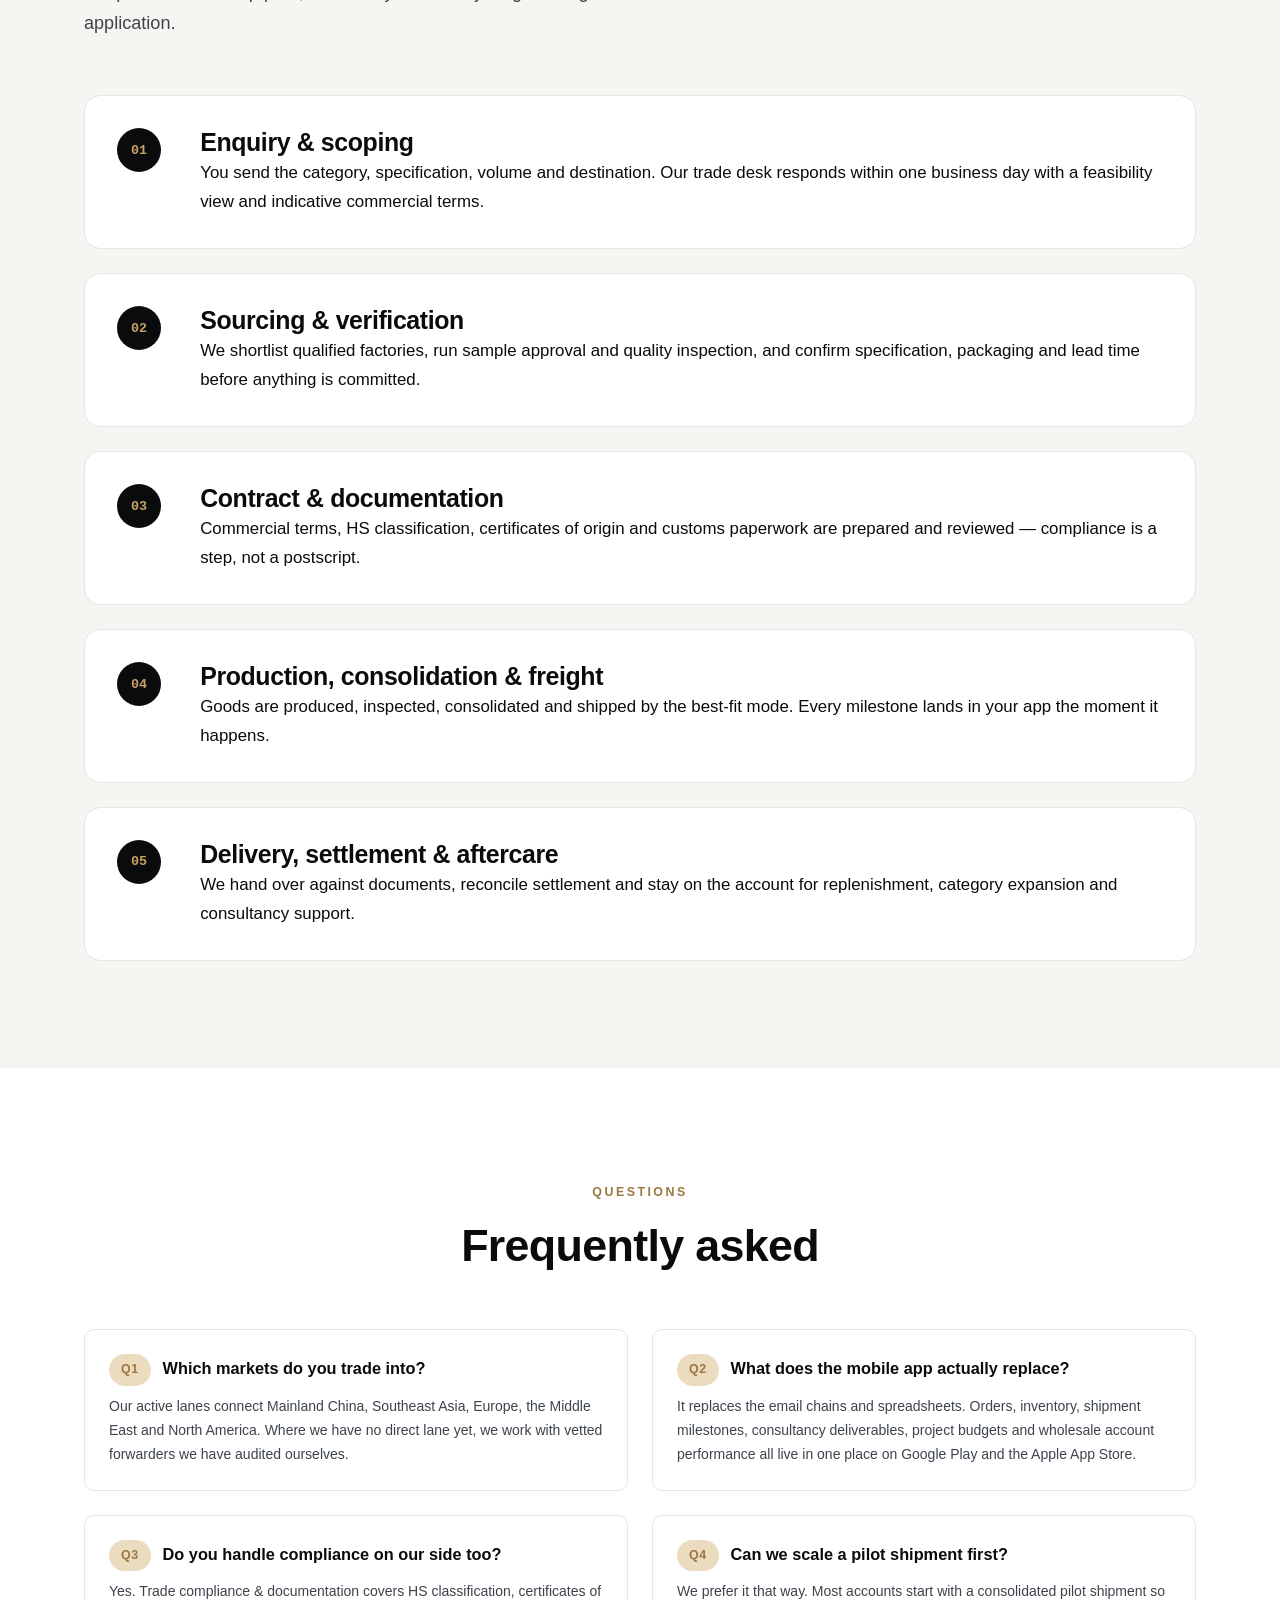
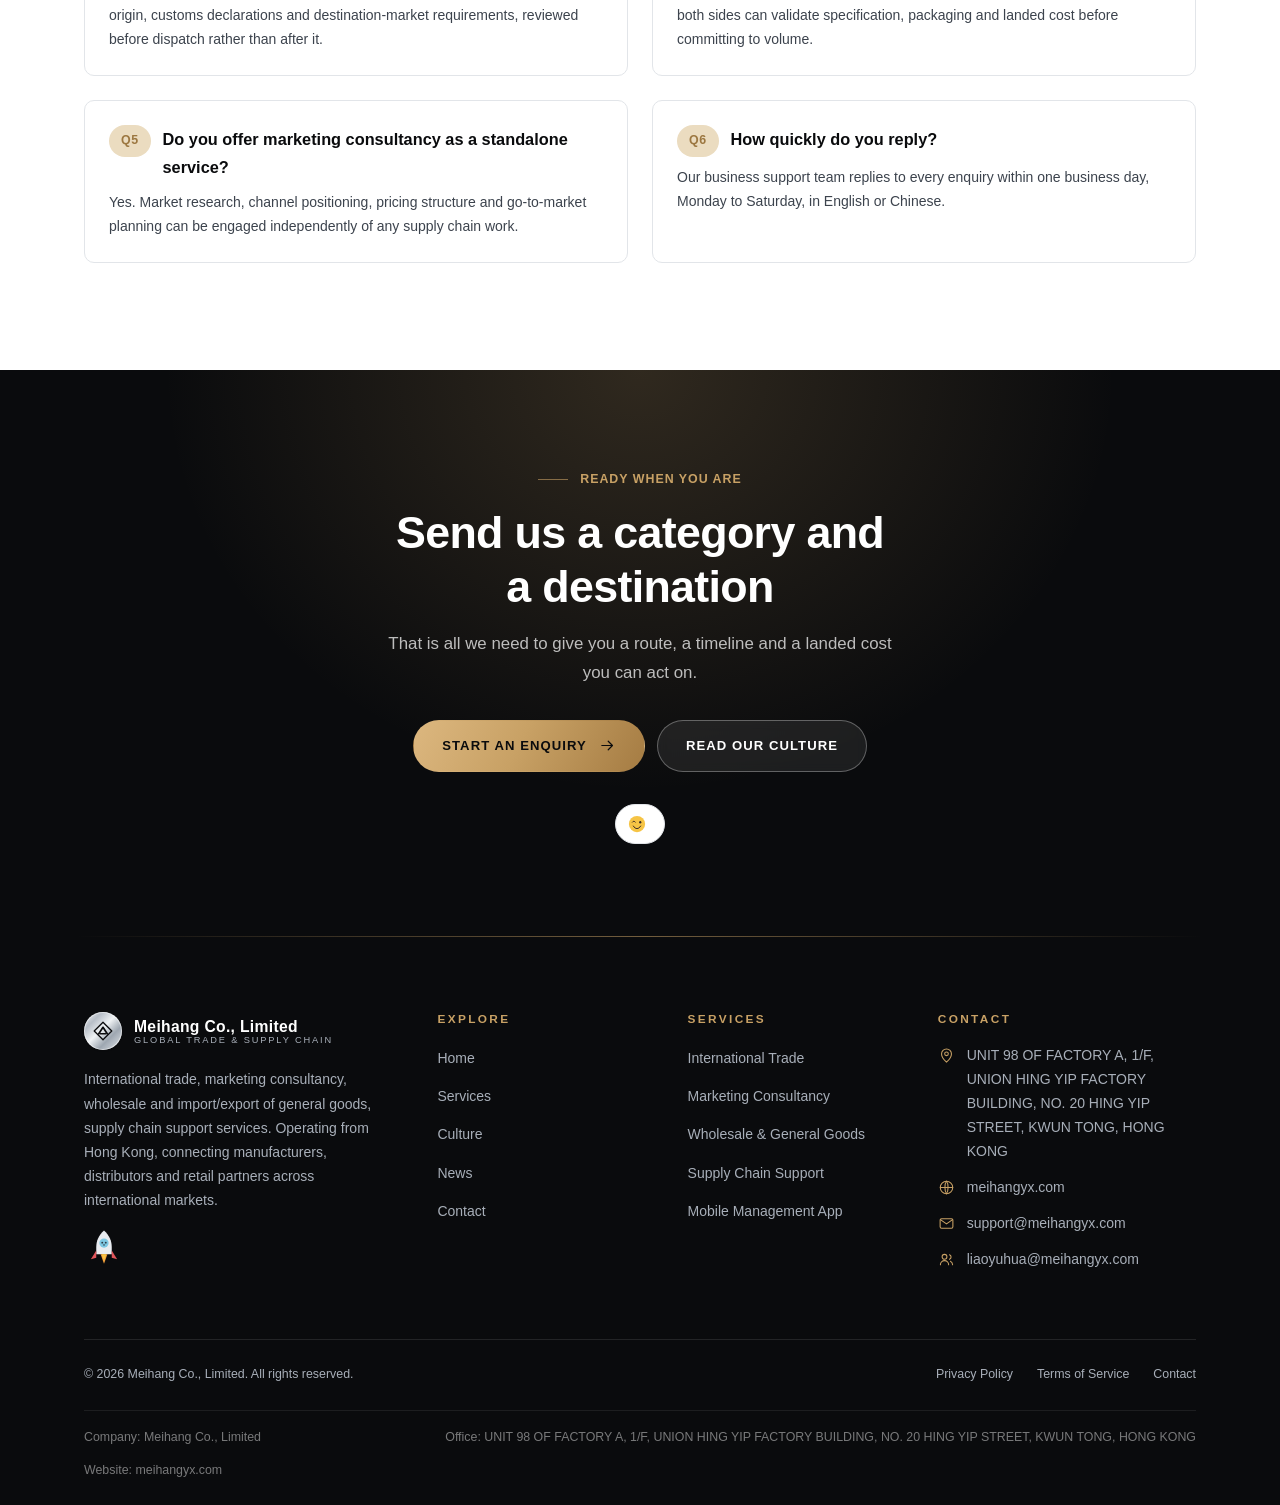
<file: services.html>
<!DOCTYPE html>
<html lang="en">
<head>
<meta charset="utf-8">
<meta name="viewport" content="width=device-width, initial-scale=1">
<title>Services — International Trade, Consultancy, Wholesale &amp; Supply Chain | Meihang</title>
<meta name="description" content="Eight business lines covering international trade, marketing consultancy, wholesale and import/export of general goods, supply chain support services, cross-border sourcing, trade compliance, channel operations and logistics — managed end to end through the Meihang mobile app.">
<link rel="canonical" href="https://meihangyx.com/services.html">
<meta property="og:type" content="website">
<meta property="og:site_name" content="Meihang Co., Limited">
<meta property="og:title" content="Services — International Trade, Consultancy, Wholesale &amp; Supply Chain | Meihang">
<meta property="og:description" content="Eight business lines covering international trade, marketing consultancy, wholesale and import/export of general goods, and supply chain support services.">
<meta property="og:url" content="https://meihangyx.com/services.html">
<meta name="twitter:card" content="summary_large_image">
<meta name="twitter:title" content="Services — Meihang Co., Limited">
<meta name="twitter:description" content="International trade, marketing consultancy, wholesale and import/export of general goods, supply chain support services.">
<link rel="icon" href="images/favicon.svg" type="image/svg+xml">
<link rel="stylesheet" href="css/style.css">
</head>
<body data-page="services">
<header id="site-header"></header>

<main>
  <!-- ============================ PAGE HERO ============================ -->
  <section class="page-hero">
    <div class="container page-hero-inner">
      <nav class="breadcrumb" aria-label="Breadcrumb">
        <a href="./">Home</a> <span>/</span> <span>Services</span>
      </nav>
      <span class="hero-kicker reveal fade-up">Our services</span>
      <h1 class="reveal fade-up" style="--d:.06s;max-width:20ch">Everything a general-goods business needs, under one roof</h1>
      <p class="reveal fade-up" style="--d:.12s">
        International trade, marketing consultancy, wholesale and import/export of general goods,
        supply chain support services — delivered by one team and coordinated through one application.
      </p>
      <div class="page-hero-meta reveal fade-up" style="--d:.18s">
        <span class="badge badge--dark">8 business lines</span>
        <span class="badge badge--dark">Google Play &amp; App Store app</span>
        <span class="badge badge--dark">Hong Kong registered</span>
      </div>
    </div>
  </section>

  <!-- ============================ SCOPE ============================ -->
  <section class="section section--tight">
    <div class="container">
      <div class="scope-strip reveal fade-up">
        <svg aria-hidden="true"><use href="#globe"></use></svg>
        <span>
          <strong>Full business scope</strong>
          International trade, marketing consultancy, wholesale and import/export of general goods, supply chain support services
        </span>
      </div>
    </div>
  </section>

  <!-- ============================ CORE BUSINESS LINES ============================ -->
  <section class="section section--flush-top" id="core">
    <div class="container">
      <div class="section-head">
        <span class="eyebrow">Core business lines</span>
        <h2 class="section-title reveal fade-up">Four disciplines we are known for</h2>
        <p class="section-lead reveal fade-up" style="--d:.06s">
          Each line is run by specialists, and every line shares the same data, the same
          documentation standards and the same mobile application.
        </p>
      </div>

      <div class="service-grid stagger">
        <article class="service-card service-card--core" id="trade">
          <span class="card-index">01</span>
          <span class="icon-badge"><svg aria-hidden="true"><use href="#globe"></use></svg></span>
          <h3>International trade</h3>
          <p>
            We act as the trading counterparty between manufacturers and buyers. Our desk handles
            commercial terms, inspection, documentation and settlement across Mainland China,
            Southeast Asia, Europe and the Americas.
          </p>
          <div class="service-tags"><span>Procurement</span><span>Trade terms</span><span>Settlement</span></div>
        </article>

        <article class="service-card service-card--core" id="consulting">
          <span class="card-index">02</span>
          <span class="icon-badge"><svg aria-hidden="true"><use href="#chart"></use></svg></span>
          <h3>Marketing consultancy</h3>
          <p>
            Market research, competitor mapping, pricing structure, channel strategy and campaign
            planning — delivered as decision-ready reports, not slide decks.
          </p>
          <div class="service-tags"><span>Research</span><span>Channel strategy</span><span>Pricing</span></div>
        </article>

        <article class="service-card service-card--core" id="wholesale">
          <span class="card-index">03</span>
          <span class="icon-badge"><svg aria-hidden="true"><use href="#cart"></use></svg></span>
          <h3>Wholesale and import/export of general goods</h3>
          <p>
            Everyday, industrial and consumer goods sourced from qualified factories, supplied to
            distributors, retailers and wholesalers with consolidated shipping and clear unit economics.
          </p>
          <div class="service-tags"><span>General goods</span><span>Distribution</span><span>Consolidation</span></div>
        </article>

        <article class="service-card service-card--core" id="supply">
          <span class="card-index">04</span>
          <span class="icon-badge"><svg aria-hidden="true"><use href="#layers"></use></svg></span>
          <h3>Supply chain support services</h3>
          <p>
            Order orchestration, stock planning, customs documentation and freight coordination.
            One operating layer keeps every supplier, shipment and customer on the same timeline.
          </p>
          <div class="service-tags"><span>Planning</span><span>Customs</span><span>Freight</span></div>
        </article>
      </div>
    </div>
  </section>

  <!-- ============================ CONNECTED CAPABILITIES ============================ -->
  <section class="section section--paper">
    <div class="container">
      <div class="section-head">
        <span class="eyebrow">Connected capabilities</span>
        <h2 class="section-title reveal fade-up">Four capabilities that make the core lines work</h2>
        <p class="section-lead reveal fade-up" style="--d:.06s">
          These are the operational disciplines behind every shipment — and the reason our
          quotes hold up in practice.
        </p>
      </div>

      <div class="grid grid--4 stagger">
        <article class="card">
          <span class="icon-badge"><svg aria-hidden="true"><use href="#briefcase"></use></svg></span>
          <h4>Cross-border sourcing &amp; distribution</h4>
          <p>Supplier qualification, sample approval, quality inspection and dispatch planning for every production run.</p>
        </article>
        <article class="card">
          <span class="icon-badge"><svg aria-hidden="true"><use href="#shield"></use></svg></span>
          <h4>Trade compliance &amp; documentation</h4>
          <p>Certificates of origin, customs declarations, HS classification and destination-market paperwork prepared accurately.</p>
        </article>
        <article class="card">
          <span class="icon-badge"><svg aria-hidden="true"><use href="#users"></use></svg></span>
          <h4>Channel &amp; retail operations</h4>
          <p>Distributor management, wholesale account servicing and retail execution support in every active market.</p>
        </article>
        <article class="card">
          <span class="icon-badge"><svg aria-hidden="true"><use href="#truck"></use></svg></span>
          <h4>Logistics &amp; order fulfilment</h4>
          <p>Air, sea and ground routing, consolidation and last-mile handover with live milestone tracking.</p>
        </article>
      </div>
    </div>
  </section>

  <!-- ============================ MOBILE MANAGEMENT APP ============================ -->
  <section class="section app-highlight" id="app">
    <div class="container">
      <div class="grid grid--split">
        <div class="app-copy">
          <span class="eyebrow">Mobile management app</span>
          <h2 class="section-title reveal fade-up">The Mobile Management App: every business line, one interface</h2>
          <p class="section-lead reveal fade-up" style="--d:.06s">
            Our mobile application is published on <strong>Google Play</strong> and the
            <strong>Apple App Store</strong>, and it covers the entire business scope:
            International trade, marketing consultancy, wholesale and import/export of general goods,
            supply chain support services.
          </p>

          <div class="app-feature-list stagger">
            <div class="app-feature">
              <svg aria-hidden="true"><use href="#cart"></use></svg>
              <span><strong>Real-time orders</strong><span>Live order status, amendments and confirmations across every market.</span></span>
            </div>
            <div class="app-feature">
              <svg aria-hidden="true"><use href="#layers"></use></svg>
              <span><strong>Inventory</strong><span>Stock on hand, in-transit quantities and replenishment alerts.</span></span>
            </div>
            <div class="app-feature">
              <svg aria-hidden="true"><use href="#truck"></use></svg>
              <span><strong>Supply chain tracking</strong><span>Milestone-by-milestone visibility from factory to destination.</span></span>
            </div>
            <div class="app-feature">
              <svg aria-hidden="true"><use href="#chart"></use></svg>
              <span><strong>Consulting dashboard</strong><span>Market intelligence, pricing models and consultancy deliverables in brief.</span></span>
            </div>
            <div class="app-feature">
              <svg aria-hidden="true"><use href="#briefcase"></use></svg>
              <span><strong>Investment planning</strong><span>Project budgets, allocation scenarios and progress tracking.</span></span>
            </div>
            <div class="app-feature">
              <svg aria-hidden="true"><use href="#settings"></use></svg>
              <span><strong>Wholesale &amp; retail management</strong><span>Account health, promotions and channel performance.</span></span>
            </div>
          </div>

          <div class="store-badges reveal fade-up" style="--d:.1s" id="app-download">
            <a class="store-badge" href="#app-download">
              <svg aria-hidden="true"><use href="#apple"></use></svg>
              <span class="sb-text"><small>Download on the</small><strong>App Store</strong></span>
            </a>
            <a class="store-badge" href="#app-download">
              <svg aria-hidden="true"><use href="#google-play"></use></svg>
              <span class="sb-text"><small>Get it on</small><strong>Google Play</strong></span>
            </a>
          </div>
        </div>

        <div class="app-stage reveal zoom-in">
          <div class="phone">
            <div class="phone-screen">
              <img src="images/app-phone.png" alt="Meihang mobile management application home screen on a smartphone" width="720" height="1520">
            </div>
          </div>
        </div>
      </div>

      <div class="grid grid--2" style="margin-top:var(--sp-9)">
        <figure class="app-shot reveal fade-up">
          <img src="images/app-1.png" alt="Meihang app screen showing live order tracking and inventory" width="900" height="1200">
          <figcaption>Live orders &amp; inventory — updated in real time</figcaption>
        </figure>
        <figure class="app-shot reveal fade-up" style="--d:.08s">
          <img src="images/app-2.png" alt="Meihang app screen showing supply chain tracking milestones and consultancy dashboard" width="900" height="1200">
          <figcaption>Supply chain tracking &amp; consulting dashboard</figcaption>
        </figure>
      </div>
    </div>
  </section>

  <!-- ============================ PROCESS ============================ -->
  <section class="section">
    <div class="container">
      <div class="section-head">
        <span class="eyebrow">How we work</span>
        <h2 class="section-title reveal fade-up">From first enquiry to delivered consignment</h2>
        <p class="section-lead reveal fade-up" style="--d:.06s">
          A repeatable five-step path, visible to you at every stage through the mobile application.
        </p>
      </div>

      <div class="steps stagger">
        <div class="step">
          <h3>Enquiry &amp; scoping</h3>
          <p>You send the category, specification, volume and destination. Our trade desk responds within one business day with a feasibility view and indicative commercial terms.</p>
        </div>
        <div class="step">
          <h3>Sourcing &amp; verification</h3>
          <p>We shortlist qualified factories, run sample approval and quality inspection, and confirm specification, packaging and lead time before anything is committed.</p>
        </div>
        <div class="step">
          <h3>Contract &amp; documentation</h3>
          <p>Commercial terms, HS classification, certificates of origin and customs paperwork are prepared and reviewed — compliance is a step, not a postscript.</p>
        </div>
        <div class="step">
          <h3>Production, consolidation &amp; freight</h3>
          <p>Goods are produced, inspected, consolidated and shipped by the best-fit mode. Every milestone lands in your app the moment it happens.</p>
        </div>
        <div class="step">
          <h3>Delivery, settlement &amp; aftercare</h3>
          <p>We hand over against documents, reconcile settlement and stay on the account for replenishment, category expansion and consultancy support.</p>
        </div>
      </div>
    </div>
  </section>

  <!-- ============================ FAQ ============================ -->
  <section class="section section--paper">
    <div class="container">
      <div class="section-head section-head--center">
        <span class="eyebrow">Questions</span>
        <h2 class="section-title reveal fade-up">Frequently asked</h2>
      </div>

      <div class="grid grid--2 stagger">
        <div class="faq-card">
          <div class="faq-q"><span class="badge badge--accent">Q1</span> Which markets do you trade into?</div>
          <p class="faq-a">Our active lanes connect Mainland China, Southeast Asia, Europe, the Middle East and North America. Where we have no direct lane yet, we work with vetted forwarders we have audited ourselves.</p>
        </div>
        <div class="faq-card">
          <div class="faq-q"><span class="badge badge--accent">Q2</span> What does the mobile app actually replace?</div>
          <p class="faq-a">It replaces the email chains and spreadsheets. Orders, inventory, shipment milestones, consultancy deliverables, project budgets and wholesale account performance all live in one place on Google Play and the Apple App Store.</p>
        </div>
        <div class="faq-card">
          <div class="faq-q"><span class="badge badge--accent">Q3</span> Do you handle compliance on our side too?</div>
          <p class="faq-a">Yes. Trade compliance &amp; documentation covers HS classification, certificates of origin, customs declarations and destination-market requirements, reviewed before dispatch rather than after it.</p>
        </div>
        <div class="faq-card">
          <div class="faq-q"><span class="badge badge--accent">Q4</span> Can we scale a pilot shipment first?</div>
          <p class="faq-a">We prefer it that way. Most accounts start with a consolidated pilot shipment so both sides can validate specification, packaging and landed cost before committing to volume.</p>
        </div>
        <div class="faq-card">
          <div class="faq-q"><span class="badge badge--accent">Q5</span> Do you offer marketing consultancy as a standalone service?</div>
          <p class="faq-a">Yes. Market research, channel positioning, pricing structure and go-to-market planning can be engaged independently of any supply chain work.</p>
        </div>
        <div class="faq-card">
          <div class="faq-q"><span class="badge badge--accent">Q6</span> How quickly do you reply?</div>
          <p class="faq-a">Our business support team replies to every enquiry within one business day, Monday to Saturday, in English or Chinese.</p>
        </div>
      </div>
    </div>
  </section>

  <!-- ============================ CTA ============================ -->
  <section class="cta-band">
    <div class="container">
      <span class="eyebrow eyebrow-inline" style="color:var(--c-accent)">Ready when you are</span>
      <h2 class="section-title">Send us a category and a destination</h2>
      <p>That is all we need to give you a route, a timeline and a landed cost you can act on.</p>
      <div class="cta-actions">
        <a class="btn btn--accent" href="./contact.html">Start an enquiry
          <svg aria-hidden="true"><use href="#arrow-right"></use></svg>
        </a>
        <a class="btn btn--ghost-light" href="./culture.html">Read our culture</a>
      </div>
      <div style="margin-top:var(--sp-6)">
        <span class="mascot-chip" data-mascot="wink" data-mascot-size="xs">Wink, the app mascot</span>
      </div>
    </div>
  </section>
</main>

<footer id="site-footer"></footer>
<script src="js/main.js" defer></script>
</body>
</html>
</file>
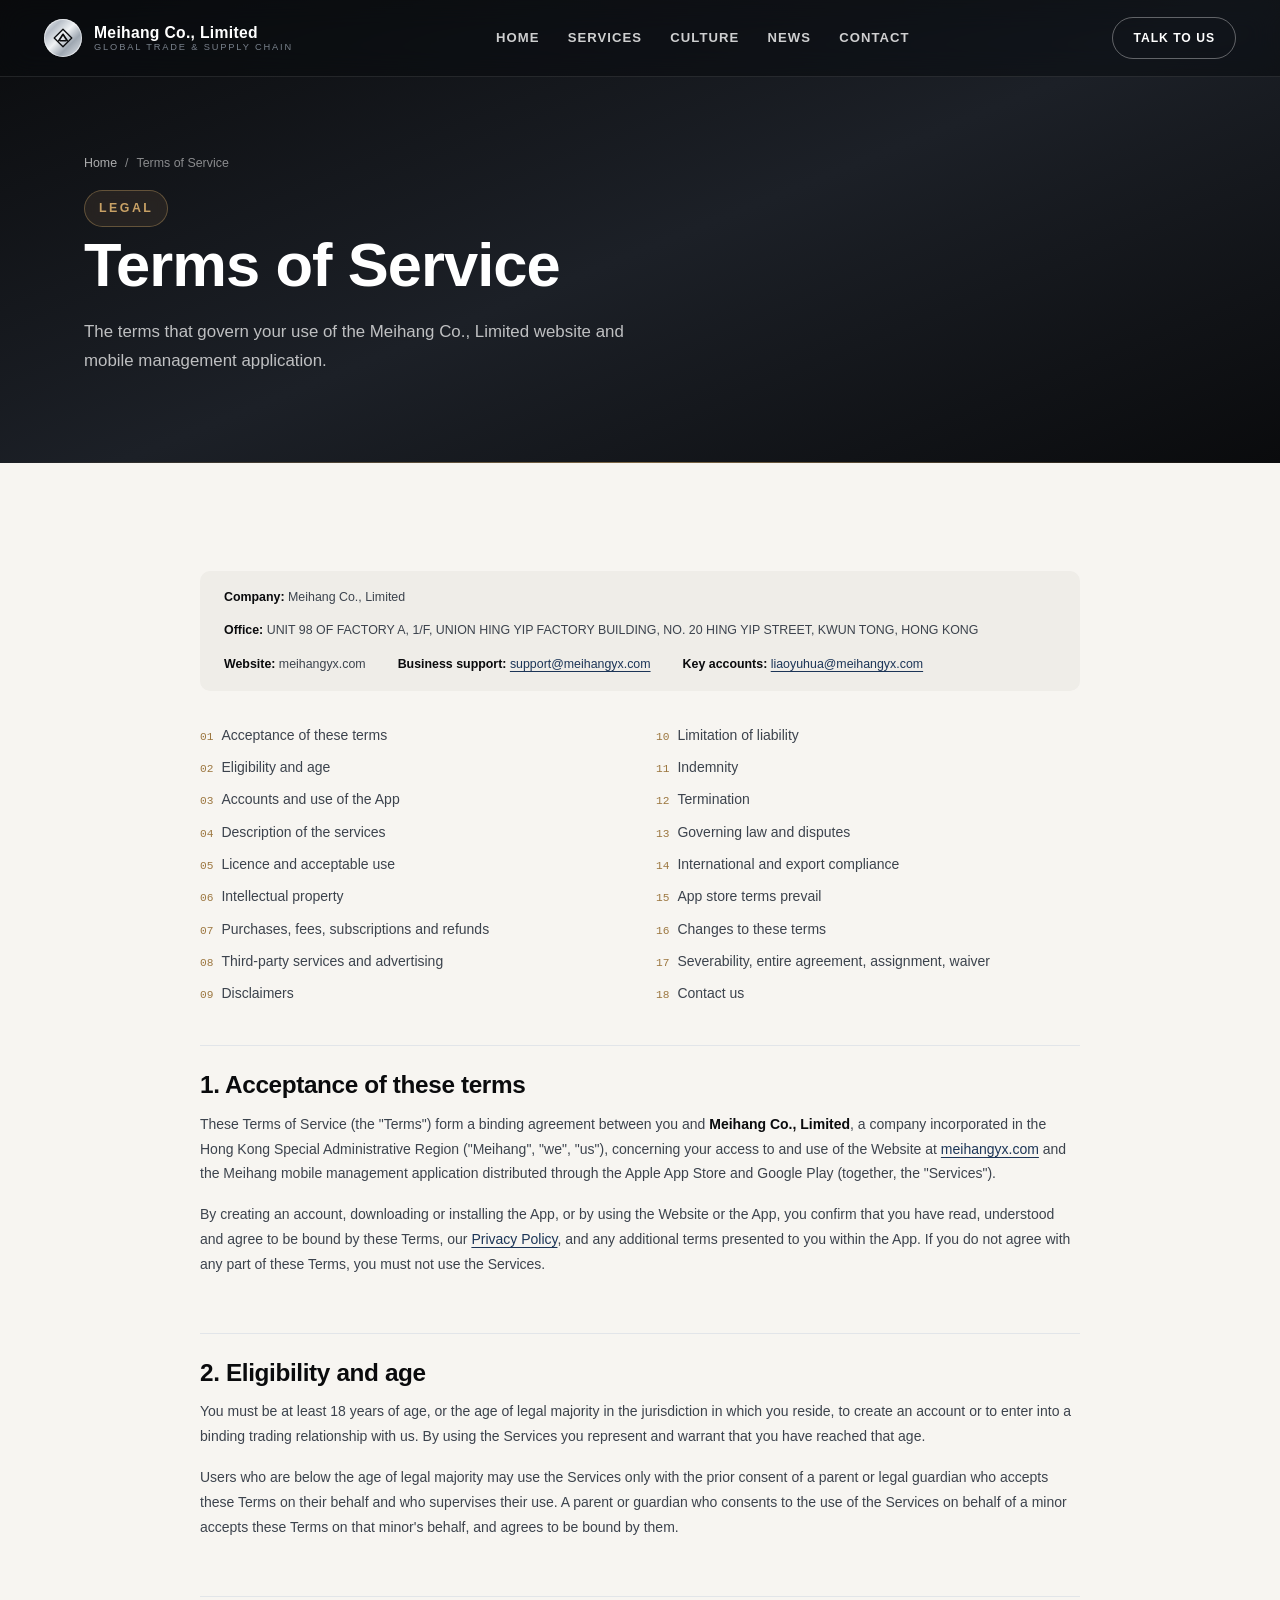
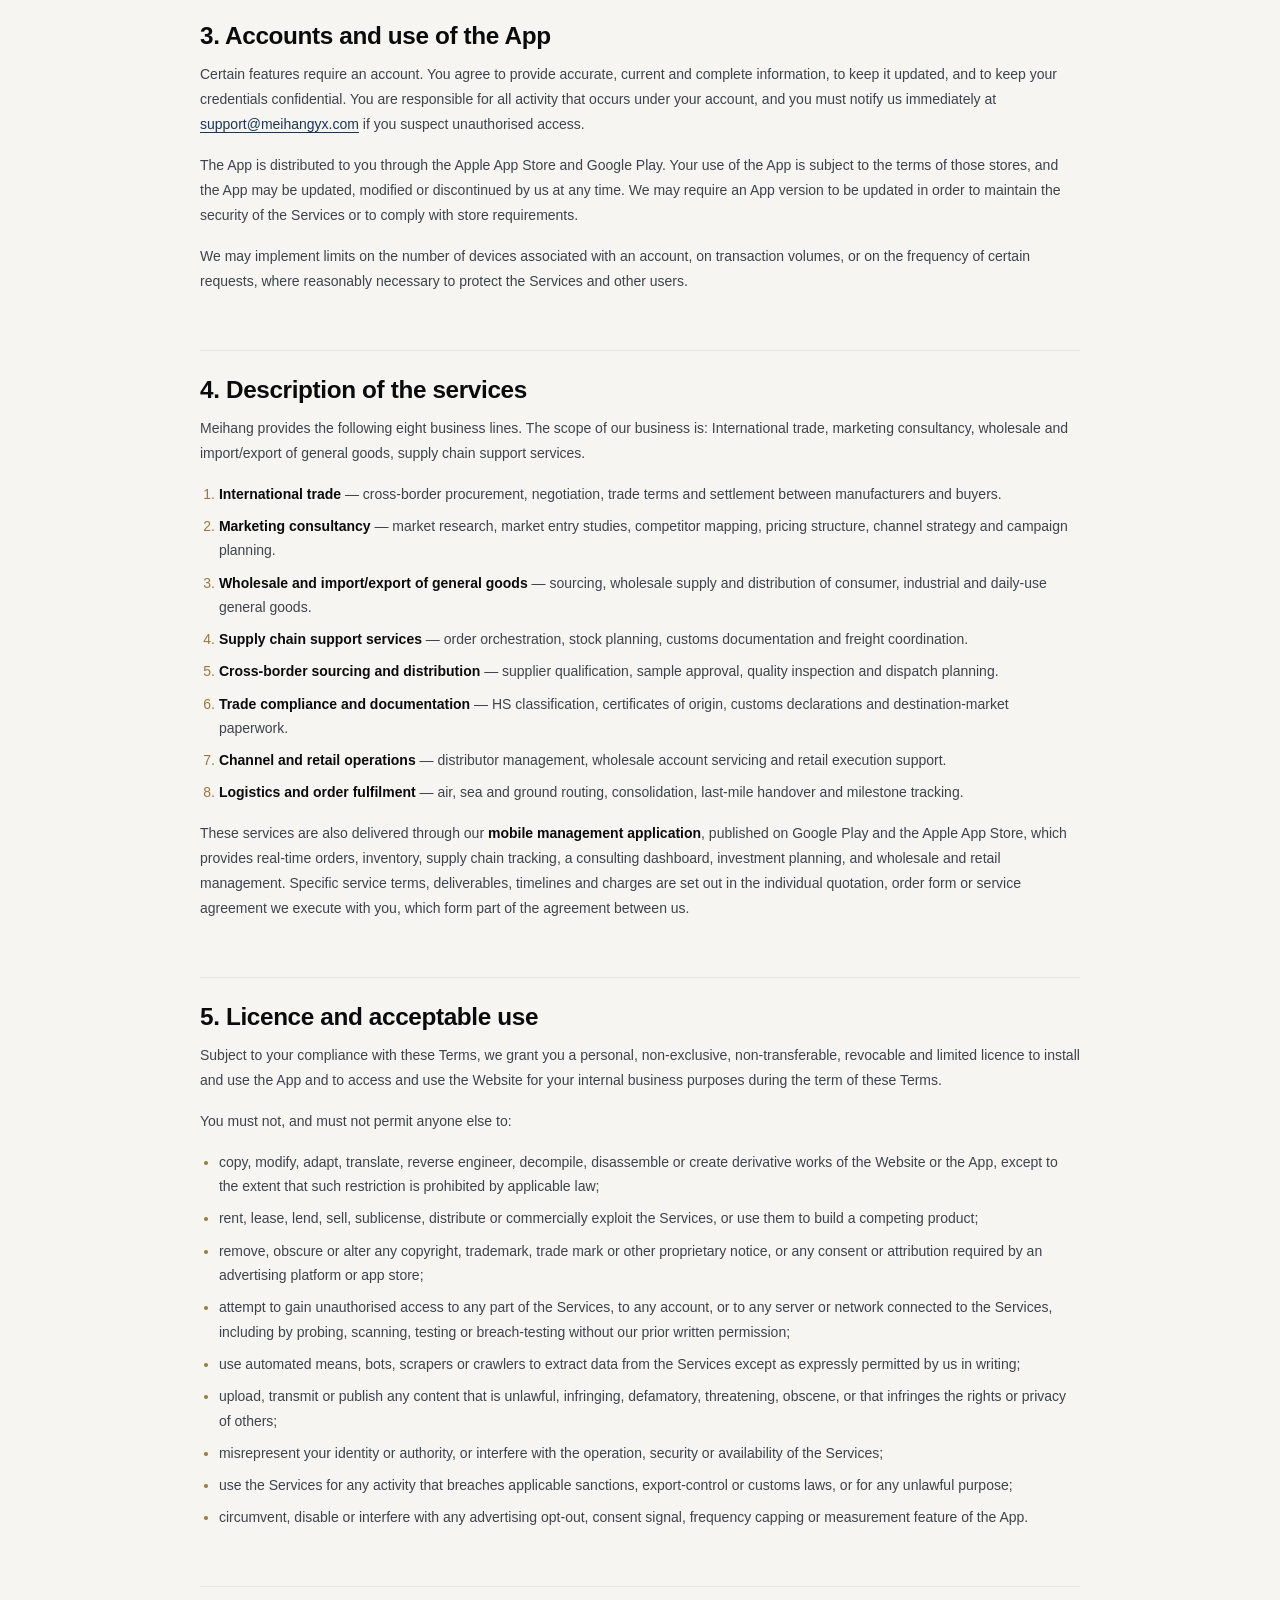
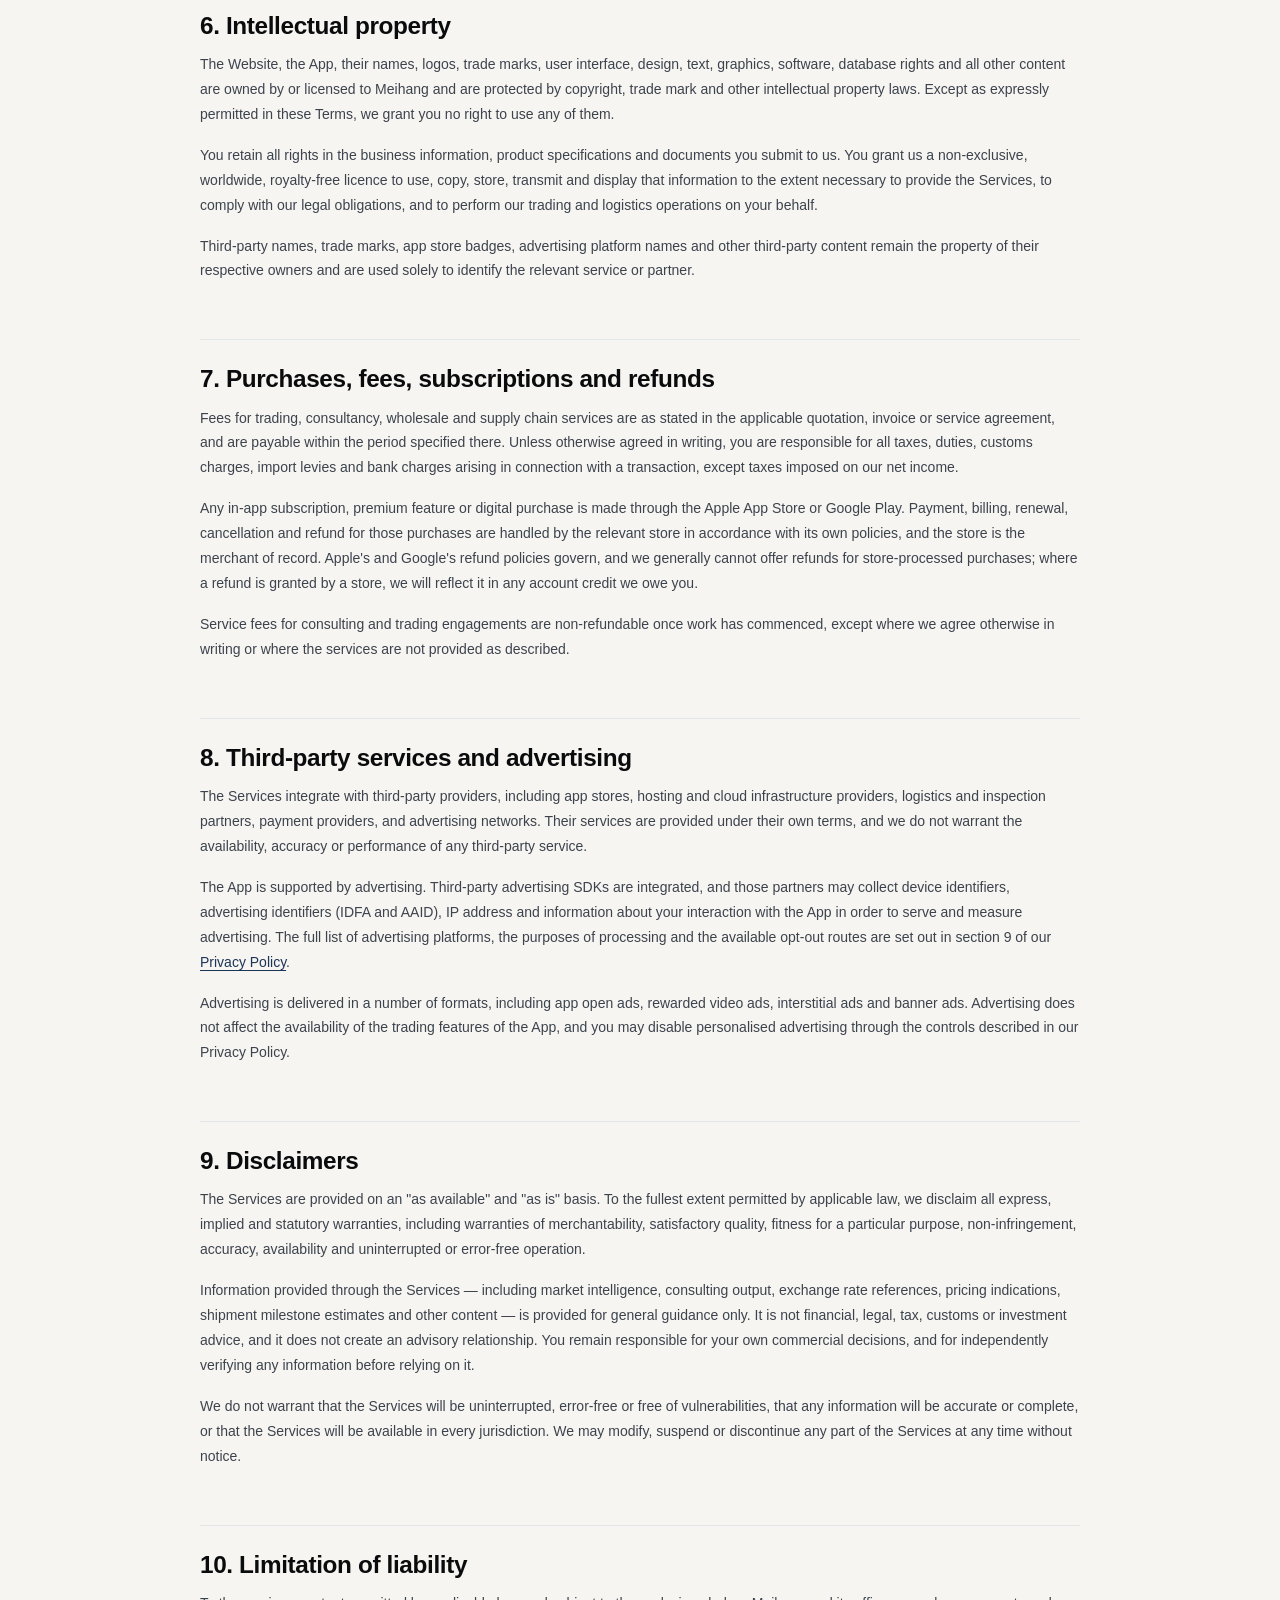
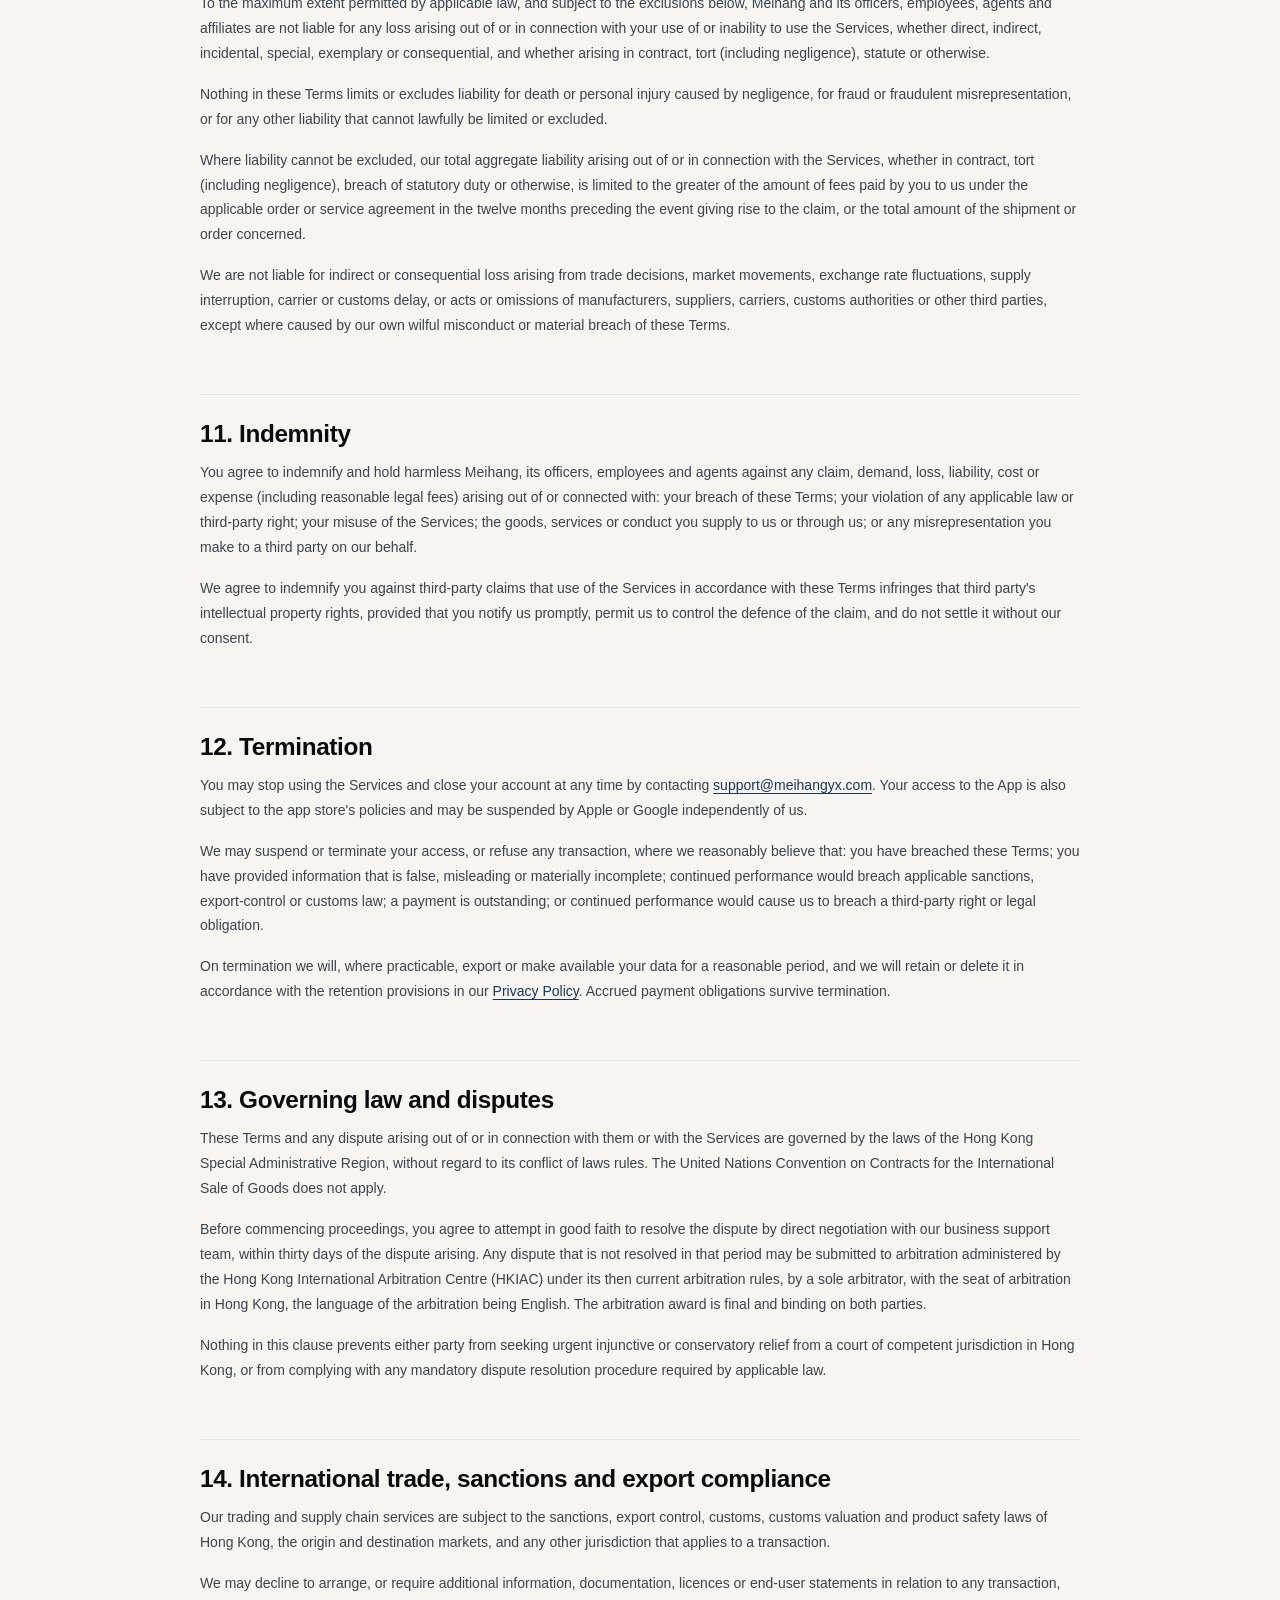
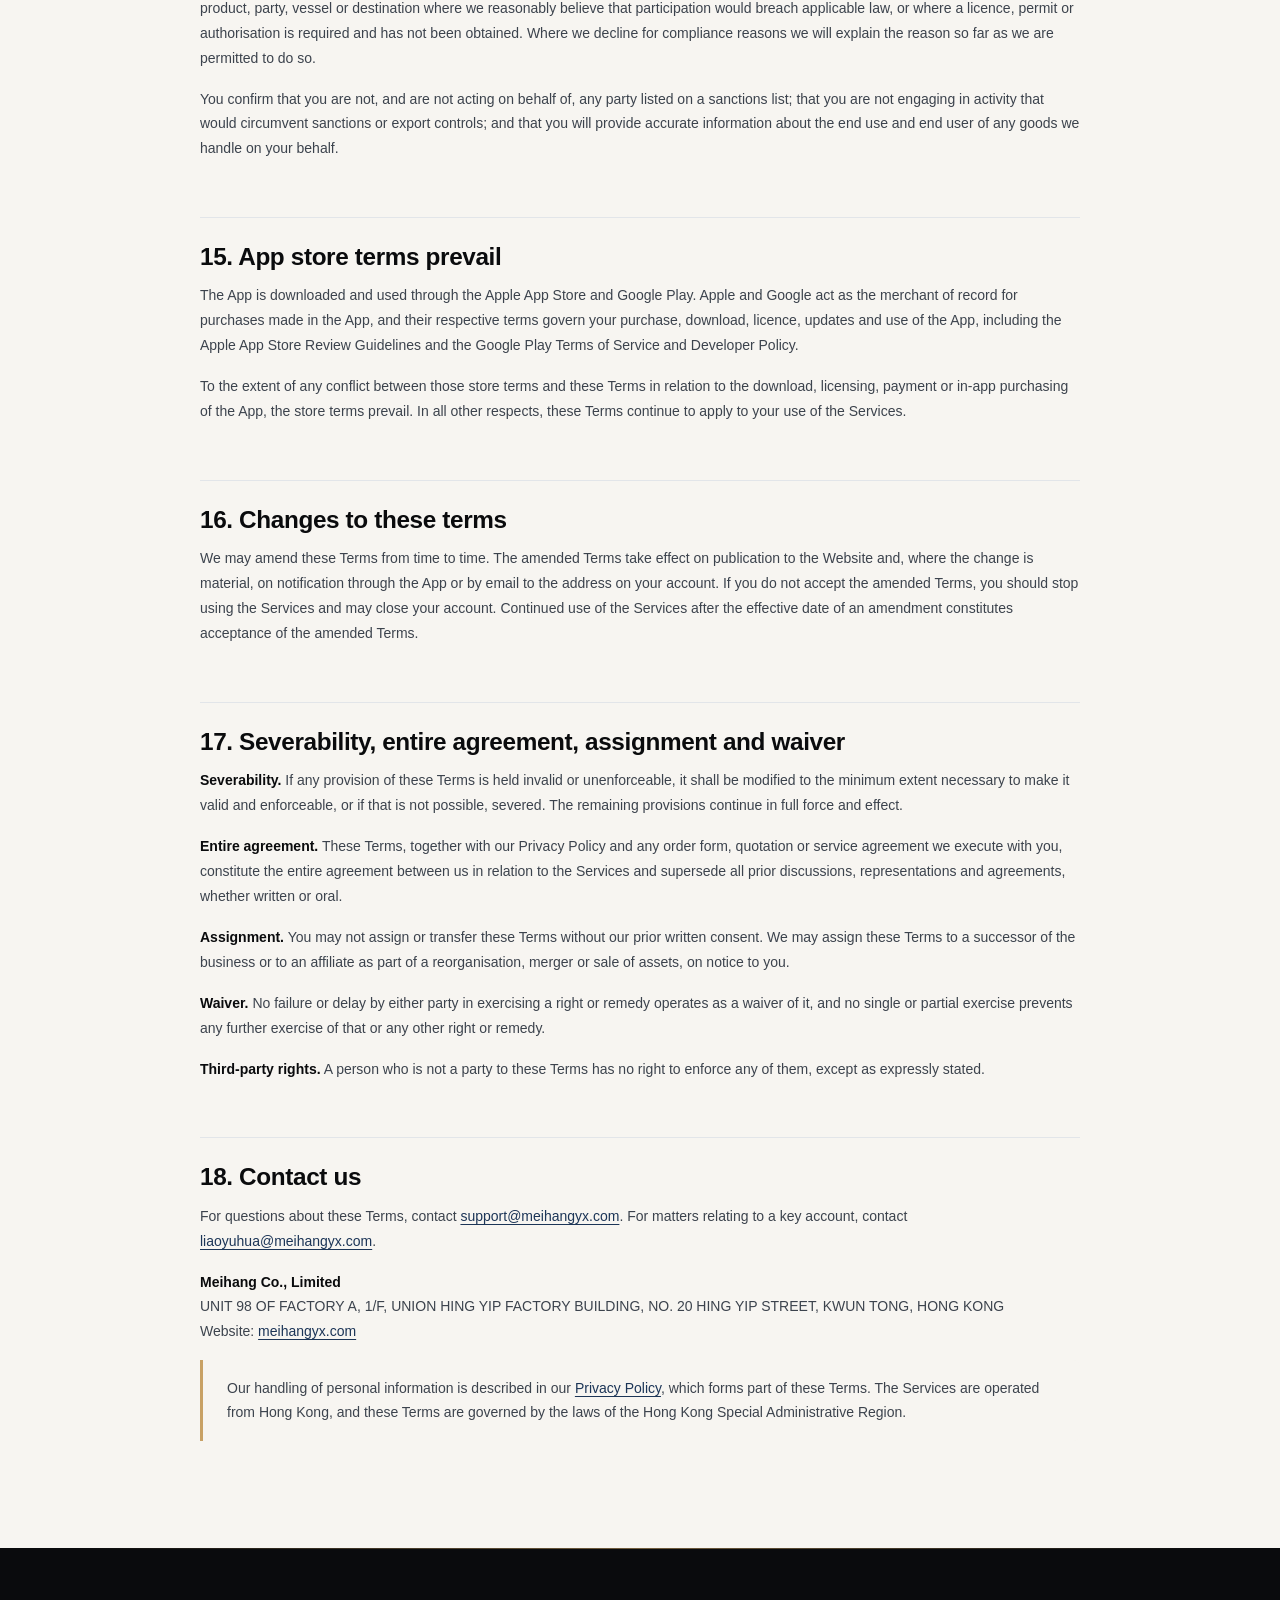
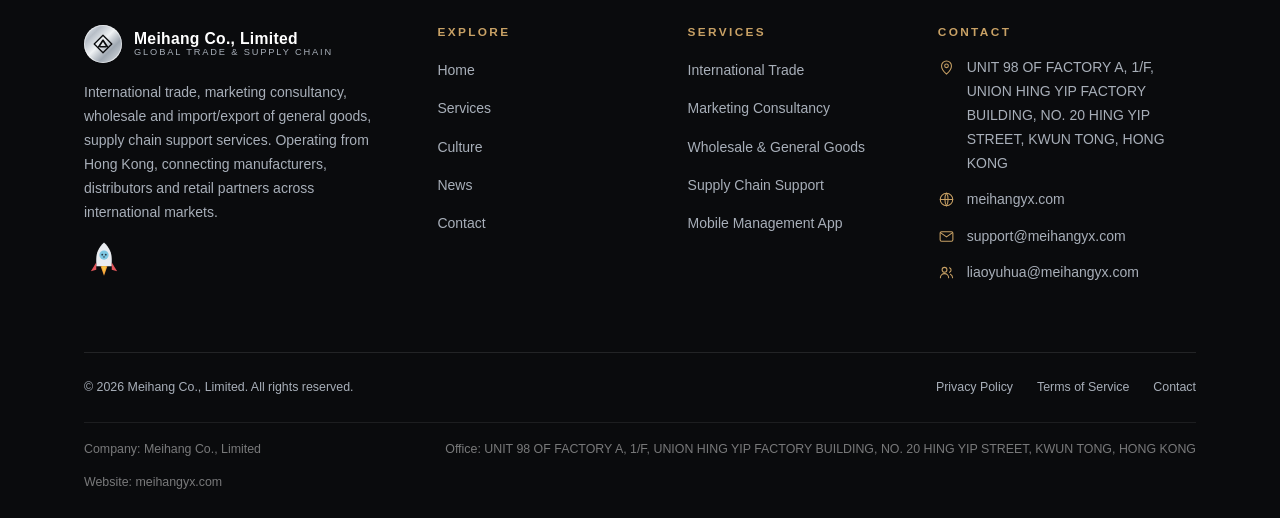
<file: terms.html>
<!DOCTYPE html>
<html lang="en">
<head>
<meta charset="utf-8">
<meta name="viewport" content="width=device-width, initial-scale=1">
<title>Terms of Service — Meihang Co., Limited</title>
<meta name="description" content="The terms governing use of the Meihang Co., Limited website and mobile management application, including accounts, services, acceptable use, intellectual property, payments, advertising and Hong Kong governing law.">
<link rel="canonical" href="https://meihangyx.com/terms.html">
<meta property="og:type" content="website">
<meta property="og:site_name" content="Meihang Co., Limited">
<meta property="og:title" content="Terms of Service — Meihang Co., Limited">
<meta property="og:description" content="The terms governing use of the Meihang website and mobile management application.">
<meta property="og:url" content="https://meihangyx.com/terms.html">
<meta name="twitter:card" content="summary_large_image">
<meta name="twitter:title" content="Terms of Service — Meihang Co., Limited">
<meta name="twitter:description" content="Accounts, services, acceptable use, intellectual property, payments, advertising and Hong Kong governing law.">
<link rel="icon" href="images/favicon.svg" type="image/svg+xml">
<link rel="stylesheet" href="css/style.css">
</head>
<body data-page="legal">
<header id="site-header"></header>

<main>
  <section class="page-hero page-hero--short">
    <div class="container page-hero-inner">
      <nav class="breadcrumb" aria-label="Breadcrumb">
        <a href="./">Home</a> <span>/</span> <span>Terms of Service</span>
      </nav>
      <span class="hero-kicker reveal fade-up">Legal</span>
      <h1 class="reveal fade-up" style="--d:.06s">Terms of Service</h1>
      <p class="reveal fade-up" style="--d:.12s">
        The terms that govern your use of the Meihang Co., Limited website and mobile management
        application.
      </p>
    </div>
  </section>

  <section class="section">
    <div class="container">
      <article class="legal">

        <div class="legal-meta">
          <span><strong>Company:</strong> Meihang Co., Limited</span>
          <span><strong>Office:</strong> UNIT 98 OF FACTORY A, 1/F, UNION HING YIP FACTORY BUILDING, NO. 20 HING YIP STREET, KWUN TONG, HONG KONG</span>
          <span><strong>Website:</strong> meihangyx.com</span>
          <span><strong>Business support:</strong> <a href="mailto:support@meihangyx.com">support@meihangyx.com</a></span>
          <span><strong>Key accounts:</strong> <a href="mailto:liaoyuhua@meihangyx.com">liaoyuhua@meihangyx.com</a></span>
        </div>

        <ol class="legal-toc">
          <li><a href="#t1"><span class="toc-num">01</span>Acceptance of these terms</a></li>
          <li><a href="#t2"><span class="toc-num">02</span>Eligibility and age</a></li>
          <li><a href="#t3"><span class="toc-num">03</span>Accounts and use of the App</a></li>
          <li><a href="#t4"><span class="toc-num">04</span>Description of the services</a></li>
          <li><a href="#t5"><span class="toc-num">05</span>Licence and acceptable use</a></li>
          <li><a href="#t6"><span class="toc-num">06</span>Intellectual property</a></li>
          <li><a href="#t7"><span class="toc-num">07</span>Purchases, fees, subscriptions and refunds</a></li>
          <li><a href="#t8"><span class="toc-num">08</span>Third-party services and advertising</a></li>
          <li><a href="#t9"><span class="toc-num">09</span>Disclaimers</a></li>
          <li><a href="#t10"><span class="toc-num">10</span>Limitation of liability</a></li>
          <li><a href="#t11"><span class="toc-num">11</span>Indemnity</a></li>
          <li><a href="#t12"><span class="toc-num">12</span>Termination</a></li>
          <li><a href="#t13"><span class="toc-num">13</span>Governing law and disputes</a></li>
          <li><a href="#t14"><span class="toc-num">14</span>International and export compliance</a></li>
          <li><a href="#t15"><span class="toc-num">15</span>App store terms prevail</a></li>
          <li><a href="#t16"><span class="toc-num">16</span>Changes to these terms</a></li>
          <li><a href="#t17"><span class="toc-num">17</span>Severability, entire agreement, assignment, waiver</a></li>
          <li><a href="#t18"><span class="toc-num">18</span>Contact us</a></li>
        </ol>

        <h2 id="t1">1. Acceptance of these terms</h2>
        <p>
          These Terms of Service (the "Terms") form a binding agreement between you and
          <strong>Meihang Co., Limited</strong>, a company incorporated in the Hong Kong Special
          Administrative Region ("Meihang", "we", "us"), concerning your access to and use of the
          Website at <a href="https://meihangyx.com">meihangyx.com</a> and the Meihang mobile
          management application distributed through the Apple App Store and Google Play (together,
          the "Services").
        </p>
        <p>
          By creating an account, downloading or installing the App, or by using the Website or the
          App, you confirm that you have read, understood and agree to be bound by these Terms, our
          <a href="./privacy.html">Privacy Policy</a>, and any additional terms presented to you
          within the App. If you do not agree with any part of these Terms, you must not use the
          Services.
        </p>

        <h2 id="t2">2. Eligibility and age</h2>
        <p>
          You must be at least 18 years of age, or the age of legal majority in the jurisdiction in
          which you reside, to create an account or to enter into a binding trading relationship
          with us. By using the Services you represent and warrant that you have reached that age.
        </p>
        <p>
          Users who are below the age of legal majority may use the Services only with the prior
          consent of a parent or legal guardian who accepts these Terms on their behalf and who
          supervises their use. A parent or guardian who consents to the use of the Services on
          behalf of a minor accepts these Terms on that minor's behalf, and agrees to be bound by
          them.
        </p>

        <h2 id="t3">3. Accounts and use of the App</h2>
        <p>
          Certain features require an account. You agree to provide accurate, current and complete
          information, to keep it updated, and to keep your credentials confidential. You are
          responsible for all activity that occurs under your account, and you must notify us
          immediately at
          <a href="mailto:support@meihangyx.com">support@meihangyx.com</a> if you suspect
          unauthorised access.
        </p>
        <p>
          The App is distributed to you through the Apple App Store and Google Play. Your use of the
          App is subject to the terms of those stores, and the App may be updated, modified or
          discontinued by us at any time. We may require an App version to be updated in order to
          maintain the security of the Services or to comply with store requirements.
        </p>
        <p>
          We may implement limits on the number of devices associated with an account, on
          transaction volumes, or on the frequency of certain requests, where reasonably necessary
          to protect the Services and other users.
        </p>

        <h2 id="t4">4. Description of the services</h2>
        <p>
          Meihang provides the following eight business lines. The scope of our business is:
          International trade, marketing consultancy, wholesale and import/export of general goods,
          supply chain support services.
        </p>
        <ol>
          <li><strong>International trade</strong> — cross-border procurement, negotiation, trade terms and settlement between manufacturers and buyers.</li>
          <li><strong>Marketing consultancy</strong> — market research, market entry studies, competitor mapping, pricing structure, channel strategy and campaign planning.</li>
          <li><strong>Wholesale and import/export of general goods</strong> — sourcing, wholesale supply and distribution of consumer, industrial and daily-use general goods.</li>
          <li><strong>Supply chain support services</strong> — order orchestration, stock planning, customs documentation and freight coordination.</li>
          <li><strong>Cross-border sourcing and distribution</strong> — supplier qualification, sample approval, quality inspection and dispatch planning.</li>
          <li><strong>Trade compliance and documentation</strong> — HS classification, certificates of origin, customs declarations and destination-market paperwork.</li>
          <li><strong>Channel and retail operations</strong> — distributor management, wholesale account servicing and retail execution support.</li>
          <li><strong>Logistics and order fulfilment</strong> — air, sea and ground routing, consolidation, last-mile handover and milestone tracking.</li>
        </ol>
        <p>
          These services are also delivered through our <strong>mobile management application</strong>,
          published on Google Play and the Apple App Store, which provides real-time orders,
          inventory, supply chain tracking, a consulting dashboard, investment planning, and
          wholesale and retail management. Specific service terms, deliverables, timelines and
          charges are set out in the individual quotation, order form or service agreement we
          execute with you, which form part of the agreement between us.
        </p>

        <h2 id="t5">5. Licence and acceptable use</h2>
        <p>
          Subject to your compliance with these Terms, we grant you a personal, non-exclusive,
          non-transferable, revocable and limited licence to install and use the App and to access
          and use the Website for your internal business purposes during the term of these Terms.
        </p>
        <p>You must not, and must not permit anyone else to:</p>
        <ul>
          <li>copy, modify, adapt, translate, reverse engineer, decompile, disassemble or create derivative works of the Website or the App, except to the extent that such restriction is prohibited by applicable law;</li>
          <li>rent, lease, lend, sell, sublicense, distribute or commercially exploit the Services, or use them to build a competing product;</li>
          <li>remove, obscure or alter any copyright, trademark, trade mark or other proprietary notice, or any consent or attribution required by an advertising platform or app store;</li>
          <li>attempt to gain unauthorised access to any part of the Services, to any account, or to any server or network connected to the Services, including by probing, scanning, testing or breach-testing without our prior written permission;</li>
          <li>use automated means, bots, scrapers or crawlers to extract data from the Services except as expressly permitted by us in writing;</li>
          <li>upload, transmit or publish any content that is unlawful, infringing, defamatory, threatening, obscene, or that infringes the rights or privacy of others;</li>
          <li>misrepresent your identity or authority, or interfere with the operation, security or availability of the Services;</li>
          <li>use the Services for any activity that breaches applicable sanctions, export-control or customs laws, or for any unlawful purpose;</li>
          <li>circumvent, disable or interfere with any advertising opt-out, consent signal, frequency capping or measurement feature of the App.</li>
        </ul>

        <h2 id="t6">6. Intellectual property</h2>
        <p>
          The Website, the App, their names, logos, trade marks, user interface, design, text,
          graphics, software, database rights and all other content are owned by or licensed to
          Meihang and are protected by copyright, trade mark and other intellectual property laws.
          Except as expressly permitted in these Terms, we grant you no right to use any of them.
        </p>
        <p>
          You retain all rights in the business information, product specifications and documents you
          submit to us. You grant us a non-exclusive, worldwide, royalty-free licence to use, copy,
          store, transmit and display that information to the extent necessary to provide the
          Services, to comply with our legal obligations, and to perform our trading and logistics
          operations on your behalf.
        </p>
        <p>
          Third-party names, trade marks, app store badges, advertising platform names and other
          third-party content remain the property of their respective owners and are used solely to
          identify the relevant service or partner.
        </p>

        <h2 id="t7">7. Purchases, fees, subscriptions and refunds</h2>
        <p>
          Fees for trading, consultancy, wholesale and supply chain services are as stated in the
          applicable quotation, invoice or service agreement, and are payable within the period
          specified there. Unless otherwise agreed in writing, you are responsible for all taxes,
          duties, customs charges, import levies and bank charges arising in connection with a
          transaction, except taxes imposed on our net income.
        </p>
        <p>
          Any in-app subscription, premium feature or digital purchase is made through the Apple App
          Store or Google Play. Payment, billing, renewal, cancellation and refund for those
          purchases are handled by the relevant store in accordance with its own policies, and the
          store is the merchant of record. Apple's and Google's refund policies govern, and we
          generally cannot offer refunds for store-processed purchases; where a refund is granted by
          a store, we will reflect it in any account credit we owe you.
        </p>
        <p>
          Service fees for consulting and trading engagements are non-refundable once work has
          commenced, except where we agree otherwise in writing or where the services are not
          provided as described.
        </p>

        <h2 id="t8">8. Third-party services and advertising</h2>
        <p>
          The Services integrate with third-party providers, including app stores, hosting and cloud
          infrastructure providers, logistics and inspection partners, payment providers, and
          advertising networks. Their services are provided under their own terms, and we do not
          warrant the availability, accuracy or performance of any third-party service.
        </p>
        <p>
          The App is supported by advertising. Third-party advertising SDKs are integrated, and
          those partners may collect device identifiers, advertising identifiers (IDFA and AAID),
          IP address and information about your interaction with the App in order to serve and
          measure advertising. The full list of advertising platforms, the purposes of processing
          and the available opt-out routes are set out in section 9 of our
          <a href="./privacy.html">Privacy Policy</a>.
        </p>
        <p>
          Advertising is delivered in a number of formats, including app open ads, rewarded video
          ads, interstitial ads and banner ads. Advertising does not affect the availability of the
          trading features of the App, and you may disable personalised advertising through the
          controls described in our Privacy Policy.
        </p>

        <h2 id="t9">9. Disclaimers</h2>
        <p>
          The Services are provided on an "as available" and "as is" basis. To the fullest extent
          permitted by applicable law, we disclaim all express, implied and statutory warranties,
          including warranties of merchantability, satisfactory quality, fitness for a particular
          purpose, non-infringement, accuracy, availability and uninterrupted or error-free
          operation.
        </p>
        <p>
          Information provided through the Services — including market intelligence, consulting
          output, exchange rate references, pricing indications, shipment milestone estimates and
          other content — is provided for general guidance only. It is not financial, legal, tax,
          customs or investment advice, and it does not create an advisory relationship. You remain
          responsible for your own commercial decisions, and for independently verifying any
          information before relying on it.
        </p>
        <p>
          We do not warrant that the Services will be uninterrupted, error-free or free of
          vulnerabilities, that any information will be accurate or complete, or that the Services
          will be available in every jurisdiction. We may modify, suspend or discontinue any part of
          the Services at any time without notice.
        </p>

        <h2 id="t10">10. Limitation of liability</h2>
        <p>
          To the maximum extent permitted by applicable law, and subject to the exclusions below,
          Meihang and its officers, employees, agents and affiliates are not liable for any loss
          arising out of or in connection with your use of or inability to use the Services, whether
          direct, indirect, incidental, special, exemplary or consequential, and whether arising in
          contract, tort (including negligence), statute or otherwise.
        </p>
        <p>
          Nothing in these Terms limits or excludes liability for death or personal injury caused by
          negligence, for fraud or fraudulent misrepresentation, or for any other liability that
          cannot lawfully be limited or excluded.
        </p>
        <p>
          Where liability cannot be excluded, our total aggregate liability arising out of or in
          connection with the Services, whether in contract, tort (including negligence), breach of
          statutory duty or otherwise, is limited to the greater of the amount of fees paid by you
          to us under the applicable order or service agreement in the twelve months preceding the
          event giving rise to the claim, or the total amount of the shipment or order concerned.
        </p>
        <p>
          We are not liable for indirect or consequential loss arising from trade decisions,
          market movements, exchange rate fluctuations, supply interruption, carrier or customs
          delay, or acts or omissions of manufacturers, suppliers, carriers, customs authorities or
          other third parties, except where caused by our own wilful misconduct or material breach of
          these Terms.
        </p>

        <h2 id="t11">11. Indemnity</h2>
        <p>
          You agree to indemnify and hold harmless Meihang, its officers, employees and agents
          against any claim, demand, loss, liability, cost or expense (including reasonable legal
          fees) arising out of or connected with: your breach of these Terms; your violation of any
          applicable law or third-party right; your misuse of the Services; the goods, services or
          conduct you supply to us or through us; or any misrepresentation you make to a
          third party on our behalf.
        </p>
        <p>
          We agree to indemnify you against third-party claims that use of the Services in
          accordance with these Terms infringes that third party's intellectual property rights,
          provided that you notify us promptly, permit us to control the defence of the claim, and do
          not settle it without our consent.
        </p>

        <h2 id="t12">12. Termination</h2>
        <p>
          You may stop using the Services and close your account at any time by contacting
          <a href="mailto:support@meihangyx.com">support@meihangyx.com</a>. Your access to the
          App is also subject to the app store's policies and may be suspended by Apple or Google
          independently of us.
        </p>
        <p>
          We may suspend or terminate your access, or refuse any transaction, where we reasonably
          believe that: you have breached these Terms; you have provided information that is false,
          misleading or materially incomplete; continued performance would breach applicable
          sanctions, export-control or customs law; a payment is outstanding; or continued
          performance would cause us to breach a third-party right or legal obligation.
        </p>
        <p>
          On termination we will, where practicable, export or make available your data for a
          reasonable period, and we will retain or delete it in accordance with the retention
          provisions in our <a href="./privacy.html">Privacy Policy</a>. Accrued payment obligations
          survive termination.
        </p>

        <h2 id="t13">13. Governing law and disputes</h2>
        <p>
          These Terms and any dispute arising out of or in connection with them or with the Services
          are governed by the laws of the Hong Kong Special Administrative Region, without regard to
          its conflict of laws rules. The United Nations Convention on Contracts for the
          International Sale of Goods does not apply.
        </p>
        <p>
          Before commencing proceedings, you agree to attempt in good faith to resolve the dispute
          by direct negotiation with our business support team, within thirty days of the dispute
          arising. Any dispute that is not resolved in that period may be submitted to arbitration
          administered by the Hong Kong International Arbitration Centre (HKIAC) under its then
          current arbitration rules, by a sole arbitrator, with the seat of arbitration in Hong Kong,
          the language of the arbitration being English. The arbitration award is final and binding
          on both parties.
        </p>
        <p>
          Nothing in this clause prevents either party from seeking urgent injunctive or
          conservatory relief from a court of competent jurisdiction in Hong Kong, or from
          complying with any mandatory dispute resolution procedure required by applicable law.
        </p>

        <h2 id="t14">14. International trade, sanctions and export compliance</h2>
        <p>
          Our trading and supply chain services are subject to the sanctions, export control,
          customs, customs valuation and product safety laws of Hong Kong, the origin and
          destination markets, and any other jurisdiction that applies to a transaction.
        </p>
        <p>
          We may decline to arrange, or require additional information, documentation, licences or
          end-user statements in relation to any transaction, product, party, vessel or destination
          where we reasonably believe that participation would breach applicable law, or where a
          licence, permit or authorisation is required and has not been obtained. Where we decline
          for compliance reasons we will explain the reason so far as we are permitted to do so.
        </p>
        <p>
          You confirm that you are not, and are not acting on behalf of, any party listed on a
          sanctions list; that you are not engaging in activity that would circumvent sanctions or
          export controls; and that you will provide accurate information about the end use and end
          user of any goods we handle on your behalf.
        </p>

        <h2 id="t15">15. App store terms prevail</h2>
        <p>
          The App is downloaded and used through the Apple App Store and Google Play. Apple and
          Google act as the merchant of record for purchases made in the App, and their respective
          terms govern your purchase, download, licence, updates and use of the App, including the
          Apple App Store Review Guidelines and the Google Play Terms of Service and Developer
          Policy.
        </p>
        <p>
          To the extent of any conflict between those store terms and these Terms in relation to the
          download, licensing, payment or in-app purchasing of the App, the store terms prevail.
          In all other respects, these Terms continue to apply to your use of the Services.
        </p>

        <h2 id="t16">16. Changes to these terms</h2>
        <p>
          We may amend these Terms from time to time. The amended Terms take effect on publication
          to the Website and, where the change is material, on notification through the App or by
          email to the address on your account. If you do not accept the amended Terms, you should
          stop using the Services and may close your account. Continued use of the Services after the
          effective date of an amendment constitutes acceptance of the amended Terms.
        </p>

        <h2 id="t17">17. Severability, entire agreement, assignment and waiver</h2>
        <p>
          <strong>Severability.</strong> If any provision of these Terms is held invalid or
          unenforceable, it shall be modified to the minimum extent necessary to make it valid and
          enforceable, or if that is not possible, severed. The remaining provisions continue in
          full force and effect.
        </p>
        <p>
          <strong>Entire agreement.</strong> These Terms, together with our Privacy Policy and any
          order form, quotation or service agreement we execute with you, constitute the entire
          agreement between us in relation to the Services and supersede all prior discussions,
          representations and agreements, whether written or oral.
        </p>
        <p>
          <strong>Assignment.</strong> You may not assign or transfer these Terms without our prior
          written consent. We may assign these Terms to a successor of the business or to an
          affiliate as part of a reorganisation, merger or sale of assets, on notice to you.
        </p>
        <p>
          <strong>Waiver.</strong> No failure or delay by either party in exercising a right or
          remedy operates as a waiver of it, and no single or partial exercise prevents any further
          exercise of that or any other right or remedy.
        </p>
        <p>
          <strong>Third-party rights.</strong> A person who is not a party to these Terms has no
          right to enforce any of them, except as expressly stated.
        </p>

        <h2 id="t18">18. Contact us</h2>
        <p>
          For questions about these Terms, contact
          <a href="mailto:support@meihangyx.com">support@meihangyx.com</a>. For matters relating
          to a key account, contact <a href="mailto:liaoyuhua@meihangyx.com">liaoyuhua@meihangyx.com</a>.
        </p>
        <p>
          <strong>Meihang Co., Limited</strong><br>
          UNIT 98 OF FACTORY A, 1/F, UNION HING YIP FACTORY BUILDING, NO. 20 HING YIP STREET, KWUN TONG, HONG KONG<br>
          Website: <a href="https://meihangyx.com">meihangyx.com</a>
        </p>
        <div class="legal-note">
          Our handling of personal information is described in our
          <a href="./privacy.html">Privacy Policy</a>, which forms part of these Terms. The Services
          are operated from Hong Kong, and these Terms are governed by the laws of the Hong Kong
          Special Administrative Region.
        </div>

      </article>
    </div>
  </section>
</main>

<footer id="site-footer"></footer>
<script src="js/main.js" defer></script>
</body>
</html>
</file>
<file: css/style.css>
/* ==========================================================================
   Meihang Co., Limited — Global Design System
   css/style.css  ·  the single stylesheet of the entire site
   --------------------------------------------------------------------------
   1. Design tokens          7. Sections & blocks
   2. Reset & base           8. Mascots
   3. Layout & grid          9. Responsive
   4. Header & navigation   10. Motion preferences
   5. Footer
   6. Components & motion
   ========================================================================== */

/* --------------------------------------------------------------------------
   1. DESIGN TOKENS
   -------------------------------------------------------------------------- */
:root {
  /* --- raw palette: ink, graphite, chrome silver, champagne accent --------- */
  --c-ink:          #0A0B0D;
  --c-ink-2:        #14161A;
  --c-graphite:     #22262C;
  --c-steel:        #3C434D;
  --c-silver:       #79818C;
  --c-mist:         #C6CCD3;
  --c-line:         #E2E5E9;
  --c-line-soft:    #EFF1F4;
  --c-paper:        #FFFFFF;
  --c-ivory:        #F7F5F1;
  --c-ivory-2:      #EFEDE8;
  --c-accent:       #C8A165;   /* champagne */
  --c-accent-deep:  #9C7740;
  --c-accent-soft:  #EBDCC0;
  --c-navy:         #1C3557;
  --c-navy-soft:    #2B4A76;
  --c-ok:           #2F7A5B;
  --c-warn:         #A8622A;
  --c-danger:       #A33A32;

  /* --- semantic roles ---------------------------------------------------- */
  --bg-body:        var(--c-ivory);
  --bg-elev:        var(--c-paper);
  --bg-dark:        var(--c-ink);
  --fg:             var(--c-ink);
  --fg-soft:        var(--c-steel);
  --fg-mute:        var(--c-silver);
  --fg-on-dark:     #EDEFF2;
  --fg-on-dark-soft:#A8AFB9;
  --line:           var(--c-line);
  --line-on-dark:   rgba(255, 255, 255, .12);
  --brand:          var(--c-accent);
  --brand-ink:      var(--c-accent-deep);
  --link:           var(--c-navy);
  --link-hover:     var(--c-accent-deep);

  /* --- gradients --------------------------------------------------------- */
  --grad-chrome: linear-gradient(135deg, #F5F7F9 0%, #B7BEC7 24%, #EFF2F4 46%, #9EA7B1 68%, #E4E8EC 100%);
  --grad-ink:    linear-gradient(158deg, #0A0B0D 0%, #1C2027 52%, #0A0B0D 100%);
  --grad-accent: linear-gradient(118deg, #DCB77F 0%, #C8A165 46%, #A57C43 100%);
  --grad-hairline: linear-gradient(90deg, transparent, rgba(10, 11, 13, .16), transparent);
  --grad-hero:   linear-gradient(96deg, rgba(10,11,13,.94) 0%, rgba(10,11,13,.80) 42%, rgba(10,11,13,.42) 72%, rgba(10,11,13,.66) 100%);

  /* --- typography -------------------------------------------------------- */
  --font-display: "Helvetica Neue", Helvetica, "Segoe UI", Arial, system-ui, sans-serif;
  --font-body:    "Segoe UI", -apple-system, BlinkMacSystemFont, "PingFang SC", "Hiragino Sans GB", "Microsoft YaHei", Roboto, Arial, sans-serif;
  --font-mono:    "SF Mono", "JetBrains Mono", Consolas, "Courier New", monospace;

  --fs-display: clamp(2.55rem, 1.30rem + 5.30vw, 5.50rem);
  --fs-h1:      clamp(2.05rem, 1.28rem + 3.20vw, 3.90rem);
  --fs-h2:      clamp(1.70rem, 1.20rem + 2.00vw, 2.80rem);
  --fs-h3:      clamp(1.22rem, 1.06rem + .62vw, 1.58rem);
  --fs-h4:      1.06rem;
  --fs-body:    clamp(.975rem, .945rem + .16vw, 1.055rem);
  --fs-sm:      .875rem;
  --fs-xs:      .775rem;

  --lh-display: 1.02;
  --lh-snug:    1.20;
  --lh-body:    1.72;
  --tr-wide:    .20em;
  --tr-mid:     .08em;

  /* --- spacing scale (8pt) ----------------------------------------------- */
  --sp-1: 4px;   --sp-2: 8px;   --sp-3: 12px;  --sp-4: 16px;
  --sp-5: 24px;  --sp-6: 32px;  --sp-7: 40px;  --sp-8: 56px;
  --sp-9: 72px;  --sp-10: 96px; --sp-11: 128px; --sp-12: 168px;

  --section-y: clamp(72px, 8.4vw, 132px);
  --gutter:    clamp(20px, 4.2vw, 44px);
  /* horizontal reveal offset — must stay strictly below --gutter, otherwise the
     pre-animation transform pushes an element past the viewport edge and widens
     the initial containing block (which then breaks fixed headers/floating UI) */
  --slide-x:   clamp(10px, 3.4vw, 36px);
  --container:  1200px;
  --container-wide: 1420px;

  /* --- shape ------------------------------------------------------------- */
  --r-xs: 3px;  --r-sm: 6px;  --r-md: 10px; --r-lg: 16px;
  --r-xl: 24px; --r-pill: 999px;

  --sh-xs: 0 1px 2px rgba(10, 11, 13, .06);
  --sh-sm: 0 2px 10px rgba(10, 11, 13, .06);
  --sh-md: 0 14px 34px -18px rgba(10, 11, 13, .28);
  --sh-lg: 0 34px 70px -34px rgba(10, 11, 13, .40);
  --sh-dark: 0 24px 60px -30px rgba(0, 0, 0, .70);
  --ring: 0 0 0 3px rgba(200, 161, 101, .38);

  /* --- motion ------------------------------------------------------------ */
  --e-out: cubic-bezier(.22, .68, .30, 1);
  --e-in-out: cubic-bezier(.62, .04, .28, .96);
  --e-spring: cubic-bezier(.34, 1.46, .48, 1);
  --t-fast: .18s;
  --t-base: .34s;
  --t-slow: .62s;
  --t-reveal: .78s;

  /* --- layers ------------------------------------------------------------ */
  --z-base: 1; --z-raised: 10; --z-sticky: 60; --z-header: 80;
  --z-drawer: 90; --z-top: 95; --z-toast: 100;
}

/* --------------------------------------------------------------------------
   2. RESET & BASE
   -------------------------------------------------------------------------- */
*, *::before, *::after { box-sizing: border-box; }

html {
  -webkit-text-size-adjust: 100%;
  scroll-behavior: smooth;
  scroll-padding-top: 104px;
}

body {
  margin: 0;
  background: var(--bg-body);
  color: var(--fg);
  font-family: var(--font-body);
  font-size: var(--fs-body);
  line-height: var(--lh-body);
  -webkit-font-smoothing: antialiased;
  -moz-osx-font-smoothing: grayscale;
  overflow-x: hidden;
}

h1, h2, h3, h4, h5, h6 {
  margin: 0;
  font-family: var(--font-display);
  font-weight: 600;
  line-height: var(--lh-snug);
  letter-spacing: -.015em;
  color: var(--fg);
}

h1 { font-size: var(--fs-h1); }
h2 { font-size: var(--fs-h2); }
h3 { font-size: var(--fs-h3); }
h4 { font-size: var(--fs-h4); }

p  { margin: 0 0 1.15em; }
p:last-child { margin-bottom: 0; }

a {
  color: var(--link);
  text-decoration: none;
  transition: color var(--t-fast) var(--e-out);
}
a:hover { color: var(--link-hover); }

img, svg, video { max-width: 100%; height: auto; display: block; }
ul, ol { margin: 0 0 1.15em; padding-left: 1.25em; }
li { margin-bottom: .45em; }
strong { font-weight: 650; color: var(--fg); }
small  { font-size: var(--fs-xs); }
hr {
  border: 0;
  height: 1px;
  background: var(--grad-hairline);
  margin: var(--sp-8) 0;
}
code {
  font-family: var(--font-mono);
  font-size: .88em;
  background: var(--c-ivory-2);
  padding: .12em .42em;
  border-radius: var(--r-xs);
}

::selection { background: var(--c-accent); color: var(--c-ink); }

:focus-visible {
  outline: 2px solid var(--c-accent);
  outline-offset: 3px;
  border-radius: var(--r-xs);
}

input, textarea, select, button { font: inherit; color: inherit; }
button { cursor: pointer; }

/* --------------------------------------------------------------------------
   3. LAYOUT & GRID
   -------------------------------------------------------------------------- */
.container {
  width: 100%;
  max-width: var(--container);
  margin-inline: auto;
  padding-inline: var(--gutter);
}
.container--wide { max-width: var(--container-wide); }
.container--narrow { max-width: 880px; }

.section { padding-block: var(--section-y); position: relative; }
.section--tight { padding-block: clamp(56px, 6vw, 92px); }
.section--flush-top { padding-top: 0; }
.section--flush-bottom { padding-bottom: 0; }

.section--dark {
  background: var(--bg-dark);
  color: var(--fg-on-dark);
}
.section--dark h1, .section--dark h2,
.section--dark h3, .section--dark h4 { color: var(--fg-on-dark); }
.section--dark p { color: var(--fg-on-dark-soft); }
.section--paper { background: var(--bg-elev); }
.section--graphite { background: var(--c-ink-2); color: var(--fg-on-dark); }
.section--graphite h2, .section--graphite h3 { color: var(--fg-on-dark); }

.section--hairline { border-top: 1px solid var(--line); }

.grid { display: grid; gap: var(--sp-5); }
.grid--2 { grid-template-columns: repeat(2, minmax(0, 1fr)); }
.grid--3 { grid-template-columns: repeat(3, minmax(0, 1fr)); }
.grid--4 { grid-template-columns: repeat(4, minmax(0, 1fr)); }
.grid--tight { gap: var(--sp-4); }
.grid--loose { gap: var(--sp-6); }
.grid--split { grid-template-columns: minmax(0, 1.05fr) minmax(0, .95fr); align-items: center; gap: clamp(32px, 5vw, 84px); }
.grid--split-reverse { grid-template-columns: minmax(0, .95fr) minmax(0, 1.05fr); align-items: center; gap: clamp(32px, 5vw, 84px); }

.stack > * + * { margin-top: var(--sp-4); }
.stack-lg > * + * { margin-top: var(--sp-6); }

/* section heading ------------------------------------------------------- */
.section-head { max-width: 760px; margin-bottom: clamp(36px, 4.4vw, 64px); }
.section-head--center { margin-inline: auto; text-align: center; }
.section-head--wide { max-width: 900px; }

.eyebrow {
  display: inline-flex;
  align-items: center;
  gap: var(--sp-3);
  font-family: var(--font-display);
  font-size: var(--fs-xs);
  font-weight: 600;
  letter-spacing: var(--tr-wide);
  text-transform: uppercase;
  color: var(--brand-ink);
  margin-bottom: var(--sp-4);
}
.eyebrow::before {
  content: "";
  width: 30px;
  height: 1px;
  background: currentColor;
  opacity: .6;
}
.section-head--center .eyebrow::before { display: none; }
.section--dark .eyebrow, .section--graphite .eyebrow { color: var(--c-accent); }

.section-title { margin-bottom: var(--sp-4); }
.section-lead {
  font-size: clamp(1rem, .96rem + .28vw, 1.13rem);
  color: var(--fg-soft);
  max-width: 62ch;
}
.section--dark .section-lead, .section--graphite .section-lead { color: var(--fg-on-dark-soft); }
.section-head--center .section-lead { margin-inline: auto; }

.text-center { text-align: center; }
.muted { color: var(--fg-mute); }
.small { font-size: var(--fs-sm); }
.eyebrow-inline { letter-spacing: var(--tr-mid); text-transform: uppercase; font-size: var(--fs-xs); font-weight: 600; }
.sr-only {
  position: absolute; width: 1px; height: 1px; padding: 0; margin: -1px;
  overflow: hidden; clip: rect(0 0 0 0); white-space: nowrap; border: 0;
}

/* --------------------------------------------------------------------------
   4. HEADER & NAVIGATION
   -------------------------------------------------------------------------- */
.site-header {
  position: fixed;
  inset: 0 0 auto 0;
  z-index: var(--z-header);
  transition: background-color var(--t-base) var(--e-out),
              box-shadow var(--t-base) var(--e-out),
              transform var(--t-base) var(--e-out),
              border-color var(--t-base) var(--e-out);
  border-bottom: 1px solid transparent;
}
.site-header::after {
  content: "";
  position: absolute;
  inset: auto 0 0 0;
  height: 1px;
  background: var(--grad-hairline);
  opacity: 0;
  transition: opacity var(--t-base) var(--e-out);
}
.site-header.is-scrolled {
  background: rgba(250, 249, 246, .88);
  backdrop-filter: saturate(180%) blur(18px);
  -webkit-backdrop-filter: saturate(180%) blur(18px);
  border-bottom-color: rgba(10, 11, 13, .08);
}
.site-header.is-scrolled::after { opacity: 1; }
.site-header.is-hidden { transform: translateY(-100%); }
.site-header.is-dark {
  background: rgba(10, 11, 13, .55);
  backdrop-filter: saturate(160%) blur(14px);
  -webkit-backdrop-filter: saturate(160%) blur(14px);
}
.site-header.is-dark.is-scrolled { background: rgba(10, 11, 13, .88); }
.site-header.is-dark { border-bottom-color: rgba(255,255,255,.10); }
.site-header.is-dark .brand-text { color: #fff; }
.site-header.is-dark .nav-link { color: rgba(255,255,255,.80); }
.site-header.is-dark .nav-link:hover,
.site-header.is-dark .nav-link.is-active { color: #fff; }
.site-header.is-dark .nav-link::after { background: var(--c-accent); }
.site-header.is-dark .header-cta { border-color: rgba(255,255,255,.34); color: #fff; }
.site-header.is-dark .header-cta:hover { background: #fff; color: var(--c-ink); border-color: #fff; }
.site-header.is-dark .nav-toggle { color: #fff; }

.header-inner {
  display: flex;
  align-items: center;
  justify-content: space-between;
  gap: var(--sp-5);
  min-height: 76px;
  width: 100%;
  max-width: var(--container-wide);
  margin-inline: auto;
  padding-inline: var(--gutter);
}

.brand {
  display: inline-flex;
  align-items: center;
  gap: var(--sp-3);
  color: var(--fg);
}
.brand:hover { color: var(--fg); }
.brand-mark {
  width: 38px; height: 38px;
  flex: 0 0 auto;
  display: grid; place-items: center;
  border-radius: 50%;
  background: var(--grad-chrome);
  box-shadow: inset 0 0 0 1px rgba(255,255,255,.55), var(--sh-xs);
}
.brand-mark svg { width: 22px; height: 22px; color: var(--c-ink); }
.brand-text {
  display: flex; flex-direction: column; line-height: 1.1;
  font-family: var(--font-display);
  font-size: .98rem; font-weight: 650; letter-spacing: .02em;
  transition: color var(--t-base) var(--e-out);
}
.brand-text small {
  font-size: .58rem; letter-spacing: var(--tr-wide);
  text-transform: uppercase; color: var(--fg-mute); font-weight: 500;
}

.nav { display: flex; align-items: center; gap: clamp(18px, 2.2vw, 38px); }
.nav-link {
  position: relative;
  font-family: var(--font-display);
  font-size: .82rem;
  font-weight: 600;
  letter-spacing: var(--tr-mid);
  text-transform: uppercase;
  color: var(--fg-soft);
  padding-block: 6px;
}
.nav-link::after {
  content: "";
  position: absolute;
  left: 0; bottom: 0;
  width: 100%; height: 1px;
  background: var(--c-ink);
  transform: scaleX(0);
  transform-origin: right;
  transition: transform var(--t-base) var(--e-out);
}
.nav-link:hover { color: var(--fg); }
.nav-link:hover::after { transform: scaleX(1); transform-origin: left; }
.nav-link.is-active { color: var(--fg); }
.nav-link.is-active::after { transform: scaleX(1); }

.header-actions { display: flex; align-items: center; gap: var(--sp-4); }
.header-cta {
  display: inline-flex; align-items: center; gap: var(--sp-2);
  padding: 10px 20px;
  border: 1px solid rgba(10,11,13,.28);
  border-radius: var(--r-pill);
  font-family: var(--font-display);
  font-size: .76rem; font-weight: 650;
  letter-spacing: var(--tr-mid); text-transform: uppercase;
  color: var(--fg);
  transition: all var(--t-base) var(--e-out);
}
.header-cta:hover { background: var(--c-ink); color: #fff; border-color: var(--c-ink); }

.nav-toggle {
  display: none;
  width: 44px; height: 44px;
  align-items: center; justify-content: center;
  background: transparent; border: 0; border-radius: 50%;
  color: var(--fg);
  transition: color var(--t-base) var(--e-out), background-color var(--t-base) var(--e-out);
}
.nav-toggle svg { width: 24px; height: 24px; }
.nav-toggle:hover { background: rgba(10,11,13,.06); }

/* mobile drawer --------------------------------------------------------- */
.nav-overlay {
  position: fixed; inset: 0;
  background: rgba(10, 11, 13, .58);
  backdrop-filter: blur(3px);
  opacity: 0; visibility: hidden;
  z-index: var(--z-drawer);
  transition: opacity var(--t-base) var(--e-out), visibility var(--t-base);
}
.nav-overlay.is-open { opacity: 1; visibility: visible; }

.mobile-nav {
  position: fixed;
  top: 0; right: 0;
  width: min(86vw, 380px);
  height: 100%;
  padding: 92px var(--sp-6) var(--sp-6);
  background: var(--c-ink);
  color: #fff;
  z-index: calc(var(--z-drawer) + 1);
  transform: translateX(100%);
  transition: transform var(--t-slow) var(--e-out);
  overflow-y: auto;
  display: flex; flex-direction: column;
}
.mobile-nav.is-open { transform: translateX(0); }
.mobile-nav-head {
  display: flex; align-items: center; justify-content: space-between;
  margin-bottom: var(--sp-6);
  font-family: var(--font-display);
  font-size: .74rem; letter-spacing: var(--tr-wide); text-transform: uppercase;
  color: var(--fg-on-dark-soft);
}
.mobile-nav-close {
  width: 42px; height: 42px; display: grid; place-items: center;
  background: rgba(255,255,255,.08); border: 0; border-radius: 50%; color: #fff;
}
.mobile-nav-close svg { width: 20px; height: 20px; }
.mobile-nav-link {
  display: flex; align-items: baseline; gap: var(--sp-3);
  padding: var(--sp-4) 0;
  border-bottom: 1px solid rgba(255,255,255,.10);
  font-family: var(--font-display);
  font-size: 1.32rem; font-weight: 600; letter-spacing: -.01em;
  color: #fff;
  opacity: 0; transform: translateX(24px);
  transition: opacity .5s var(--e-out), transform .5s var(--e-out), color var(--t-fast);
}
.mobile-nav.is-open .mobile-nav-link { opacity: 1; transform: none; }
.mobile-nav-link .idx {
  font-family: var(--font-mono); font-size: .68rem; color: var(--c-accent);
}
.mobile-nav-link.is-active, .mobile-nav-link:hover { color: var(--c-accent); }
.mobile-nav-foot {
  margin-top: auto; padding-top: var(--sp-6);
  font-size: var(--fs-sm); color: var(--fg-on-dark-soft);
}
.mobile-nav-foot a { color: var(--c-accent); }

/* --------------------------------------------------------------------------
   5. FOOTER
   -------------------------------------------------------------------------- */
.site-footer {
  background: var(--c-ink);
  color: var(--fg-on-dark);
  padding-top: clamp(56px, 6vw, 92px);
  position: relative;
  overflow: hidden;
}
.site-footer::before {
  content: "";
  position: absolute; top: 0; left: 50%; transform: translateX(-50%);
  width: min(1200px, 88%); height: 1px;
  background: linear-gradient(90deg, transparent, rgba(200,161,101,.55), transparent);
}
.footer-grid {
  display: grid;
  grid-template-columns: 1.5fr 1fr 1fr 1.25fr;
  gap: clamp(28px, 3.4vw, 56px);
  padding-bottom: var(--sp-8);
}
.footer-brand .brand-text { color: #fff; }
.footer-brand .brand-text small { color: var(--fg-on-dark-soft); }
.footer-brand p {
  margin-top: var(--sp-4);
  font-size: var(--fs-sm);
  color: var(--fg-on-dark-soft);
  max-width: 42ch;
}
.footer-title {
  font-family: var(--font-display);
  font-size: .74rem; font-weight: 650;
  letter-spacing: var(--tr-wide); text-transform: uppercase;
  color: var(--c-accent);
  margin-bottom: var(--sp-4);
}
.footer-list { list-style: none; padding: 0; margin: 0; }
.footer-list li { margin-bottom: .55em; }
.footer-list a { color: var(--fg-on-dark-soft); font-size: var(--fs-sm); }
.footer-list a:hover { color: #fff; }
.footer-contact { list-style: none; padding: 0; margin: 0; }
.footer-contact li {
  display: flex; gap: var(--sp-3); align-items: flex-start;
  margin-bottom: var(--sp-3);
  font-size: var(--fs-sm); color: var(--fg-on-dark-soft);
}
.footer-contact svg { width: 17px; height: 17px; flex: 0 0 auto; margin-top: 4px; color: var(--c-accent); }
.footer-contact a { color: var(--fg-on-dark-soft); }
.footer-contact a:hover { color: #fff; }

.footer-legal {
  border-top: 1px solid rgba(255,255,255,.10);
  padding-block: var(--sp-5);
  display: flex; flex-wrap: wrap; gap: var(--sp-4) var(--sp-6);
  align-items: center; justify-content: space-between;
  font-size: var(--fs-xs);
  color: var(--fg-on-dark-soft);
}
.footer-legal-links { display: flex; flex-wrap: wrap; gap: var(--sp-5); }
.footer-legal-links a { color: var(--fg-on-dark-soft); }
.footer-legal-links a:hover { color: var(--c-accent); }
.footer-bottom {
  border-top: 1px solid rgba(255,255,255,.08);
  padding-block: var(--sp-4) var(--sp-5);
  font-size: var(--fs-xs);
  color: rgba(255,255,255,.45);
  display: flex; flex-wrap: wrap; gap: var(--sp-3) var(--sp-6); justify-content: space-between;
}

/* --------------------------------------------------------------------------
   6. COMPONENTS
   -------------------------------------------------------------------------- */

/* buttons ---------------------------------------------------------------- */
.btn {
  display: inline-flex; align-items: center; justify-content: center; gap: var(--sp-3);
  padding: 14px 28px;
  border: 1px solid transparent;
  border-radius: var(--r-pill);
  font-family: var(--font-display);
  font-size: .82rem; font-weight: 650;
  letter-spacing: var(--tr-mid); text-transform: uppercase;
  cursor: pointer;
  transition: all var(--t-base) var(--e-out);
  white-space: nowrap;
}
.btn svg { width: 17px; height: 17px; transition: transform var(--t-base) var(--e-out); }
.btn:hover svg { transform: translateX(4px); }

.btn--primary { background: var(--c-ink); color: #fff; border-color: var(--c-ink); }
.btn--primary:hover { background: var(--c-accent); border-color: var(--c-accent); color: var(--c-ink); box-shadow: var(--sh-md); }

.btn--accent { background: var(--grad-accent); color: var(--c-ink); border-color: transparent; }
.btn--accent:hover { filter: brightness(1.07); box-shadow: var(--sh-md); transform: translateY(-2px); }

.btn--outline { background: transparent; color: var(--fg); border-color: rgba(10,11,13,.26); }
.btn--outline:hover { background: var(--c-ink); color: #fff; border-color: var(--c-ink); }

.btn--light { background: #fff; color: var(--c-ink); border-color: #fff; }
.btn--light:hover { background: var(--c-accent); border-color: var(--c-accent); color: var(--c-ink); transform: translateY(-2px); }

.btn--ghost-light { background: rgba(255,255,255,.08); color: #fff; border-color: rgba(255,255,255,.30); backdrop-filter: blur(6px); }
.btn--ghost-light:hover { background: #fff; color: var(--c-ink); border-color: #fff; }

.btn--sm { padding: 10px 20px; font-size: .72rem; }
.btn--block { display: flex; width: 100%; }

/* badges & tags ---------------------------------------------------------- */
.badge {
  display: inline-flex; align-items: center; gap: 6px;
  padding: 5px 12px;
  border-radius: var(--r-pill);
  background: var(--c-ivory-2);
  font-size: var(--fs-xs);
  font-weight: 600;
  letter-spacing: .04em;
  color: var(--fg-soft);
}
.badge--accent { background: var(--c-accent-soft); color: var(--c-accent-deep); }
.badge--dark { background: rgba(255,255,255,.10); color: #fff; }
.badge--outline { background: transparent; border: 1px solid var(--line); color: var(--fg-mute); }
.tag {
  display: inline-block;
  padding: 4px 10px;
  border-radius: var(--r-xs);
  font-size: var(--fs-xs); font-weight: 650;
  letter-spacing: .06em; text-transform: uppercase;
  color: var(--brand-ink);
  background: var(--c-accent-soft);
}
.chip {
  display: inline-flex; align-items: center; gap: var(--sp-2);
  padding: 7px 14px;
  border: 1px solid var(--line);
  border-radius: var(--r-pill);
  background: var(--bg-elev);
  font-size: var(--fs-xs); font-weight: 600; letter-spacing: .04em;
  color: var(--fg-soft);
  transition: all var(--t-fast) var(--e-out);
}

/* cards ------------------------------------------------------------------ */
.card {
  position: relative;
  background: var(--bg-elev);
  border: 1px solid var(--line);
  border-radius: var(--r-lg);
  padding: var(--sp-6);
  transition: transform var(--t-base) var(--e-out), box-shadow var(--t-base) var(--e-out), border-color var(--t-base) var(--e-out);
  overflow: hidden;
}
.card:hover { transform: translateY(-4px); box-shadow: var(--sh-md); border-color: rgba(200,161,101,.42); }
.card h3, .card h4 { margin-bottom: var(--sp-3); }
.card p { color: var(--fg-soft); font-size: var(--fs-sm); }
.card--flat:hover { transform: none; box-shadow: var(--sh-sm); }
.card--dark { background: var(--c-ink-2); border-color: rgba(255,255,255,.10); color: var(--fg-on-dark); }
.card--dark h3, .card--dark h4 { color: #fff; }
.card--dark p { color: var(--fg-on-dark-soft); }
.card--dark:hover { border-color: rgba(200,161,101,.45); box-shadow: var(--sh-dark); }
.card--accent::after {
  content: "";
  position: absolute; inset: 0 0 auto 0; height: 2px;
  background: var(--grad-accent);
}
.card-index {
  position: absolute; top: var(--sp-4); right: var(--sp-5);
  font-family: var(--font-mono); font-size: .68rem;
  color: var(--c-mist); letter-spacing: .06em;
}

.icon-badge {
  width: 52px; height: 52px;
  display: grid; place-items: center;
  border-radius: var(--r-md);
  background: var(--c-ivory-2);
  color: var(--c-ink);
  margin-bottom: var(--sp-4);
  transition: background var(--t-base) var(--e-out), color var(--t-base) var(--e-out), transform var(--t-base) var(--e-spring);
}
.icon-badge svg { width: 24px; height: 24px; }
.card:hover .icon-badge { background: var(--c-accent); color: var(--c-ink); transform: rotate(-6deg) scale(1.06); }
.section--dark .icon-badge, .card--dark .icon-badge { background: rgba(255,255,255,.08); color: var(--c-accent); }
.card--dark:hover .icon-badge { background: var(--c-accent); color: var(--c-ink); }

.link-arrow {
  display: inline-flex; align-items: center; gap: var(--sp-2);
  font-family: var(--font-display);
  font-size: .78rem; font-weight: 650;
  letter-spacing: var(--tr-mid); text-transform: uppercase;
  color: var(--fg);
}
.link-arrow svg { width: 16px; height: 16px; transition: transform var(--t-base) var(--e-out); }
.link-arrow:hover svg { transform: translateX(5px); }
.link-arrow--accent { color: var(--brand-ink); }

/* forms ------------------------------------------------------------------ */
.form { display: grid; gap: var(--sp-4); }
.form-row { display: grid; grid-template-columns: repeat(2, minmax(0,1fr)); gap: var(--sp-4); }
.field { display: grid; gap: 7px; }
.label {
  font-family: var(--font-display);
  font-size: .74rem; font-weight: 650;
  letter-spacing: var(--tr-mid); text-transform: uppercase;
  color: var(--fg-soft);
}
.label .req { color: var(--c-danger); }
.input, .textarea, .select {
  width: 100%;
  padding: 13px 15px;
  background: var(--bg-elev);
  border: 1px solid var(--line);
  border-radius: var(--r-sm);
  font-size: .96rem;
  color: var(--fg);
  transition: border-color var(--t-fast) var(--e-out), box-shadow var(--t-fast) var(--e-out), background-color var(--t-fast) var(--e-out);
}
.input::placeholder, .textarea::placeholder { color: #A9B0B8; }
.input:focus, .textarea:focus, .select:focus {
  outline: none;
  border-color: var(--c-accent);
  box-shadow: var(--ring);
}
.textarea { min-height: 148px; resize: vertical; line-height: 1.65; }
.field.is-invalid .input,
.field.is-invalid .textarea { border-color: var(--c-danger); box-shadow: 0 0 0 3px rgba(163,58,50,.12); }
.field.is-valid .input,
.field.is-valid .textarea { border-color: var(--c-ok); }
.field-error {
  font-size: var(--fs-xs); color: var(--c-danger);
  min-height: 1em;
}
.checkbox {
  display: flex; gap: var(--sp-3); align-items: flex-start;
  font-size: var(--fs-sm); color: var(--fg-soft);
}
.checkbox input {
  width: 18px; height: 18px; margin: 3px 0 0; flex: 0 0 auto;
  accent-color: var(--c-ink);
}
.checkbox a { color: var(--link); text-decoration: underline; text-underline-offset: 3px; }
.form-note { font-size: var(--fs-xs); color: var(--fg-mute); }
.form-message {
  padding: var(--sp-4);
  border-radius: var(--r-sm);
  border-left: 3px solid var(--c-ok);
  background: rgba(47,122,91,.08);
  font-size: var(--fs-sm);
  color: var(--c-ok);
  display: none;
}
.form-message.is-visible { display: block; }
.form-message.is-error { border-color: var(--c-danger); background: rgba(163,58,50,.08); color: var(--c-danger); }

/* tables ----------------------------------------------------------------- */
.table-wrap {
  width: 100%;
  overflow-x: auto;
  -webkit-overflow-scrolling: touch;
  margin-block: var(--sp-5);
  border: 1px solid var(--line);
  border-radius: var(--r-md);
  background: var(--bg-elev);
}
.table-wrap table { min-width: 660px; margin: 0; }
table { width: 100%; border-collapse: collapse; font-size: var(--fs-sm); }
thead th {
  background: var(--c-ink);
  color: #fff;
  text-align: left;
  font-family: var(--font-display);
  font-size: .74rem; font-weight: 650;
  letter-spacing: var(--tr-mid); text-transform: uppercase;
  padding: 13px 16px;
  white-space: nowrap;
}
tbody td, tbody th { padding: 13px 16px; border-top: 1px solid var(--line-soft); vertical-align: top; text-align: left; }
tbody th { font-weight: 650; color: var(--fg); white-space: nowrap; }
tbody tr:nth-child(even) { background: rgba(10,11,13,.018); }
tbody tr:hover { background: rgba(200,161,101,.10); }
.table-wrap a { color: var(--link); text-decoration: underline; text-underline-offset: 2px; word-break: break-word; }

/* pagination ------------------------------------------------------------- */
.pagination { display: flex; flex-wrap: wrap; gap: var(--sp-2); align-items: center; justify-content: center; margin-top: var(--sp-7); }
.page-btn {
  min-width: 42px; height: 42px;
  display: inline-grid; place-items: center;
  padding-inline: var(--sp-3);
  border: 1px solid var(--line);
  border-radius: var(--r-sm);
  background: var(--bg-elev);
  font-family: var(--font-display);
  font-size: .84rem; font-weight: 650;
  color: var(--fg-soft);
  transition: all var(--t-fast) var(--e-out);
}
.page-btn:hover:not(:disabled) { border-color: var(--c-ink); color: var(--fg); }
.page-btn.is-active { background: var(--c-ink); border-color: var(--c-ink); color: #fff; }
.page-btn:disabled { opacity: .35; cursor: not-allowed; }
.page-btn svg { width: 16px; height: 16px; }

/* filter bar ------------------------------------------------------------- */
.filter-bar {
  display: flex; flex-wrap: wrap; gap: var(--sp-2);
  margin-bottom: var(--sp-7);
  padding-bottom: var(--sp-5);
  border-bottom: 1px solid var(--line);
}
.filter-chip {
  padding: 9px 18px;
  border: 1px solid var(--line);
  border-radius: var(--r-pill);
  background: transparent;
  font-family: var(--font-display);
  font-size: .76rem; font-weight: 650;
  letter-spacing: var(--tr-mid); text-transform: uppercase;
  color: var(--fg-soft);
  transition: all var(--t-fast) var(--e-out);
}
.filter-chip:hover { border-color: var(--c-ink); color: var(--fg); }
.filter-chip.is-active { background: var(--c-ink); border-color: var(--c-ink); color: #fff; }

/* --------------------------------------------------------------------------
   7. PAGE BLOCKS
   -------------------------------------------------------------------------- */

/* hero ------------------------------------------------------------------- */
.hero {
  position: relative;
  display: flex; align-items: center;
  min-height: clamp(600px, 88vh, 940px);
  padding-top: clamp(120px, 15vh, 190px);
  /* extra room at the bottom so the hero meta row never collides with the
     absolutely-positioned scroll hint */
  padding-bottom: clamp(104px, 13.5vh, 168px);
  overflow: hidden;
  background: var(--grad-ink);
  color: #fff;
}
.hero--page { min-height: clamp(440px, 62vh, 620px); }
.hero--short { min-height: clamp(360px, 48vh, 520px); }
.hero-media { position: absolute; inset: 0; z-index: 0; }
.hero-media img { width: 100%; height: 100%; object-fit: cover; }
.hero-media::after { content: ""; position: absolute; inset: 0; background: var(--grad-hero); }
.hero-grain {
  position: absolute; inset: 0; z-index: 1; pointer-events: none;
  background-image: radial-gradient(rgba(255,255,255,.055) 1px, transparent 1px);
  background-size: 4px 4px;
  opacity: .5;
}
.hero-inner { position: relative; z-index: 2; width: 100%; }
.hero-kicker {
  display: inline-flex; align-items: center; gap: var(--sp-3);
  font-family: var(--font-display);
  font-size: var(--fs-xs); font-weight: 650;
  letter-spacing: var(--tr-wide); text-transform: uppercase;
  color: var(--c-accent);
  padding: 7px 14px;
  border: 1px solid rgba(200,161,101,.38);
  border-radius: var(--r-pill);
  background: rgba(200,161,101,.10);
  backdrop-filter: blur(6px);
}
.hero-title {
  font-size: var(--fs-display);
  line-height: var(--lh-display);
  font-weight: 600;
  letter-spacing: -.03em;
  color: #fff;
  margin: var(--sp-5) 0 var(--sp-5);
  max-width: 16ch;
}
.hero-title .accent { color: var(--c-accent); }
.hero-title .outline {
  color: transparent;
  -webkit-text-stroke: 1px rgba(255,255,255,.55);
}
.hero-lead {
  font-size: clamp(1rem, .95rem + .42vw, 1.2rem);
  line-height: 1.68;
  color: rgba(255,255,255,.78);
  max-width: 58ch;
}
.hero-actions { display: flex; flex-wrap: wrap; gap: var(--sp-3); margin-top: var(--sp-6); }
.hero-meta {
  display: flex; flex-wrap: wrap; gap: var(--sp-6) var(--sp-8);
  margin-top: var(--sp-8);
  padding-top: var(--sp-5);
  border-top: 1px solid rgba(255,255,255,.14);
}
.hero-meta-item { display: grid; gap: 3px; }
.hero-meta-item strong {
  font-family: var(--font-display); font-size: 1.5rem; font-weight: 650; color: #fff; line-height: 1;
}
.hero-meta-item span { font-size: var(--fs-xs); letter-spacing: var(--tr-mid); text-transform: uppercase; color: rgba(255,255,255,.55); }
.hero-mascots { position: absolute; right: clamp(10px, 5vw, 90px); bottom: clamp(20px, 6vh, 80px); z-index: 3; display: flex; align-items: flex-end; gap: var(--sp-4); pointer-events: none; }
.hero-scroll {
  position: absolute; left: 50%; bottom: var(--sp-5); transform: translateX(-50%);
  z-index: 3;
  display: flex; flex-direction: column; align-items: center; gap: var(--sp-2);
  font-family: var(--font-display); font-size: .62rem; letter-spacing: var(--tr-wide); text-transform: uppercase;
  color: rgba(255,255,255,.55);
}
.hero-scroll::after {
  content: ""; width: 1px; height: 44px;
  background: linear-gradient(180deg, rgba(255,255,255,.6), transparent);
  animation: scrollPulse 2.2s var(--e-in-out) infinite;
}

/* page hero (inner pages) ------------------------------------------------ */
.page-hero { background: var(--grad-ink); color: #fff; position: relative; overflow: hidden; }
.page-hero::after {
  content: ""; position: absolute; inset: auto 0 0 0; height: 1px;
  background: linear-gradient(90deg, transparent, rgba(200,161,101,.6), transparent);
}
.page-hero-inner { position: relative; z-index: 2; padding-block: clamp(120px, 17vh, 190px) clamp(56px, 7vw, 88px); }
.breadcrumb { display: flex; gap: var(--sp-2); align-items: center; font-size: var(--fs-xs); color: rgba(255,255,255,.5); margin-bottom: var(--sp-4); }
.breadcrumb a { color: rgba(255,255,255,.65); }
.breadcrumb a:hover { color: var(--c-accent); }
.page-hero h1 { color: #fff; max-width: 18ch; margin-bottom: var(--sp-4); }
.page-hero p { color: rgba(255,255,255,.72); max-width: 62ch; font-size: clamp(.98rem,.95rem+.3vw,1.12rem); }
.page-hero-meta { display: flex; flex-wrap: wrap; gap: var(--sp-5); margin-top: var(--sp-6); }

/* service grid ----------------------------------------------------------- */
.service-grid { display: grid; grid-template-columns: repeat(4, minmax(0,1fr)); gap: var(--sp-5); }
.service-card {
  position: relative;
  display: flex; flex-direction: column;
  padding: var(--sp-6) var(--sp-5);
  background: var(--bg-elev);
  border: 1px solid var(--line);
  border-radius: var(--r-lg);
  overflow: hidden;
  transition: transform var(--t-base) var(--e-out), box-shadow var(--t-base) var(--e-out), border-color var(--t-base) var(--e-out);
}
.service-card::before {
  content: ""; position: absolute; inset: 0 0 auto 0; height: 2px;
  background: var(--grad-accent);
  transform: scaleX(0); transform-origin: left;
  transition: transform var(--t-base) var(--e-out);
}
.service-card:hover { transform: translateY(-5px); box-shadow: var(--sh-md); border-color: rgba(200,161,101,.40); }
.service-card:hover::before { transform: scaleX(1); }
.service-card .icon-badge { margin-bottom: var(--sp-4); }
.service-card h3 { font-size: 1.06rem; margin-bottom: var(--sp-2); }
.service-card p { font-size: var(--fs-sm); color: var(--fg-soft); margin-bottom: var(--sp-4); }
.service-card .service-tags { margin-top: auto; display: flex; flex-wrap: wrap; gap: 6px; }
.service-card .service-tags span {
  font-size: .68rem; letter-spacing: .05em; text-transform: uppercase;
  padding: 3px 9px; border-radius: var(--r-xs);
  background: var(--c-ivory-2); color: var(--fg-mute);
}
.service-card--core { background: var(--c-ink); border-color: rgba(255,255,255,.10); color: var(--fg-on-dark); }
.service-card--core h3 { color: #fff; }
.service-card--core p { color: var(--fg-on-dark-soft); }
.service-card--core .icon-badge { background: rgba(255,255,255,.08); color: var(--c-accent); }
.service-card--core:hover .icon-badge { background: var(--c-accent); color: var(--c-ink); }
.service-card--core .service-tags span { background: rgba(255,255,255,.08); color: rgba(255,255,255,.66); }
.service-card--core::before { background: var(--grad-accent); }

.scope-strip {
  display: flex; align-items: flex-start; gap: var(--sp-4);
  padding: var(--sp-5);
  border-radius: var(--r-md);
  background: var(--c-ivory-2);
  border-left: 3px solid var(--c-accent);
  font-size: var(--fs-sm);
  color: var(--fg-soft);
}
.section--dark .scope-strip { background: rgba(255,255,255,.06); color: var(--fg-on-dark-soft); }
.scope-strip svg { width: 20px; height: 20px; flex: 0 0 auto; color: var(--c-accent-deep); }
.section--dark .scope-strip svg { color: var(--c-accent); }
.scope-strip strong { color: var(--fg); display: block; margin-bottom: 4px; font-family: var(--font-display); letter-spacing: var(--tr-mid); text-transform: uppercase; font-size: .74rem; }
.section--dark .scope-strip strong { color: #fff; }

/* app highlight ---------------------------------------------------------- */
.app-highlight { position: relative; overflow: hidden; background: var(--grad-ink); color: #fff; }
.app-highlight::before {
  content: ""; position: absolute; right: -12%; top: -18%;
  width: 62vw; height: 62vw; max-width: 780px; max-height: 780px;
  border-radius: 50%;
  background: radial-gradient(circle, rgba(200,161,101,.20), transparent 62%);
  pointer-events: none;
}
.app-copy { position: relative; z-index: 2; }
.app-copy h2 { color: #fff; }
.app-feature-list { display: grid; gap: var(--sp-3); margin: var(--sp-6) 0; }
.app-feature {
  display: flex; gap: var(--sp-3); align-items: flex-start;
  padding: var(--sp-3) var(--sp-4);
  border: 1px solid rgba(255,255,255,.12);
  border-radius: var(--r-md);
  background: rgba(255,255,255,.04);
  font-size: var(--fs-sm);
  color: rgba(255,255,255,.82);
  transition: border-color var(--t-base) var(--e-out), background-color var(--t-base) var(--e-out), transform var(--t-base) var(--e-out);
}
.app-feature:hover { border-color: rgba(200,161,101,.55); background: rgba(200,161,101,.10); transform: translateX(5px); }
.app-feature svg { width: 19px; height: 19px; flex: 0 0 auto; margin-top: 2px; color: var(--c-accent); }
.app-feature strong { color: #fff; display: block; font-weight: 600; }
.app-feature span { font-size: var(--fs-xs); color: rgba(255,255,255,.58); }
.store-badges { display: flex; flex-wrap: wrap; gap: var(--sp-3); margin-top: var(--sp-6); }
.store-badge {
  display: inline-flex; align-items: center; gap: var(--sp-3);
  padding: 11px 22px;
  border-radius: var(--r-sm);
  background: #000;
  border: 1px solid rgba(255,255,255,.22);
  color: #fff;
  transition: all var(--t-base) var(--e-out);
}
.store-badge:hover { transform: translateY(-3px); border-color: var(--c-accent); box-shadow: var(--sh-dark); color: #fff; }
.store-badge svg { width: 24px; height: 24px; }
.store-badge .sb-text { display: grid; line-height: 1.2; text-align: left; }
.store-badge .sb-text small { font-size: .58rem; letter-spacing: .1em; text-transform: uppercase; color: rgba(255,255,255,.65); }
.store-badge .sb-text strong { font-family: var(--font-display); font-size: .92rem; font-weight: 600; color: #fff; }

.app-stage { position: relative; z-index: 2; display: grid; place-items: center; }
.phone {
  position: relative;
  width: min(300px, 74vw);
  aspect-ratio: 9 / 19;
  border-radius: 42px;
  padding: 12px;
  background: linear-gradient(160deg, #2A2E34, #0C0E11 55%);
  box-shadow: var(--sh-lg), inset 0 0 0 1px rgba(255,255,255,.16);
  animation: floatY 6.5s var(--e-in-out) infinite;
}
.phone::after {
  content: ""; position: absolute; top: 22px; left: 50%; transform: translateX(-50%);
  width: 74px; height: 6px; border-radius: var(--r-pill); background: rgba(0,0,0,.55);
}
.phone-screen {
  width: 100%; height: 100%;
  border-radius: 32px;
  overflow: hidden;
  background: var(--c-ivory);
}
.phone-screen img { width: 100%; height: 100%; object-fit: cover; }
.app-shot {
  border-radius: var(--r-lg);
  overflow: hidden;
  border: 1px solid rgba(255,255,255,.14);
  box-shadow: var(--sh-lg);
  background: #fff;
}
.app-shot img { width: 100%; display: block; }
.app-shot figcaption {
  padding: 12px 16px;
  font-size: var(--fs-xs);
  letter-spacing: .04em;
  color: rgba(255,255,255,.62);
  background: rgba(255,255,255,.04);
  text-align: center;
}

/* stats ------------------------------------------------------------------ */
.stat-grid { display: grid; grid-template-columns: repeat(4, minmax(0,1fr)); gap: 1px; background: var(--line); border: 1px solid var(--line); border-radius: var(--r-lg); overflow: hidden; }
.stat { background: var(--bg-elev); padding: var(--sp-6) var(--sp-5); text-align: center; transition: background-color var(--t-base) var(--e-out); }
.stat:hover { background: #fff; }
.stat-num {
  font-family: var(--font-display);
  font-size: clamp(2rem, 1.5rem + 1.8vw, 3rem);
  font-weight: 600; letter-spacing: -.03em; line-height: 1;
  background: var(--grad-accent);
  -webkit-background-clip: text; background-clip: text;
  -webkit-text-fill-color: transparent;
}
.stat-label { margin-top: var(--sp-3); font-size: var(--fs-xs); letter-spacing: var(--tr-mid); text-transform: uppercase; color: var(--fg-mute); }
.section--dark .stat-grid { background: rgba(255,255,255,.10); border-color: rgba(255,255,255,.10); }
.section--dark .stat { background: var(--c-ink); }
.section--dark .stat:hover { background: var(--c-ink-2); }
.section--dark .stat-label { color: var(--fg-on-dark-soft); }

/* timeline --------------------------------------------------------------- */
.timeline { position: relative; display: grid; gap: var(--sp-6); padding-left: 30px; }
.timeline::before { content: ""; position: absolute; left: 7px; top: 6px; bottom: 6px; width: 1px; background: linear-gradient(180deg, var(--c-accent), rgba(200,161,101,.12)); }
.timeline-item { position: relative; }
.timeline-item::before {
  content: ""; position: absolute; left: -30px; top: 7px;
  width: 15px; height: 15px; border-radius: 50%;
  background: var(--bg-body);
  border: 2px solid var(--c-accent);
  box-shadow: 0 0 0 4px rgba(200,161,101,.14);
}
.timeline-year {
  display: inline-block; margin-bottom: var(--sp-2);
  font-family: var(--font-mono); font-size: .8rem; letter-spacing: .08em;
  color: var(--brand-ink);
}
.timeline-item h3 { font-size: 1.12rem; margin-bottom: var(--sp-2); }
.timeline-item p { font-size: var(--fs-sm); color: var(--fg-soft); margin: 0; }

/* values / mission -------------------------------------------------------- */
.value-card { position: relative; padding-top: var(--sp-6); }
.value-card .vc-index {
  font-family: var(--font-display);
  font-size: .72rem; font-weight: 650;
  letter-spacing: var(--tr-wide); text-transform: uppercase;
  color: var(--c-accent); margin-bottom: var(--sp-3);
}
.value-card h3 { margin-bottom: var(--sp-3); }
.value-card p { color: var(--fg-soft); font-size: var(--fs-sm); }
.value-card .icon-badge { background: var(--c-ink); color: var(--c-accent); }
.value-card:hover .icon-badge { background: var(--c-accent); color: var(--c-ink); }

/* process steps ---------------------------------------------------------- */
.steps { counter-reset: step; display: grid; gap: var(--sp-5); }
.step {
  position: relative;
  padding: var(--sp-6);
  padding-left: clamp(84px, 9vw, 116px);
  background: var(--bg-elev);
  border: 1px solid var(--line);
  border-radius: var(--r-lg);
  transition: border-color var(--t-base) var(--e-out), transform var(--t-base) var(--e-out);
}
.step:hover { border-color: rgba(200,161,101,.45); transform: translateX(5px); }
.step::before {
  counter-increment: step; content: counter(step, decimal-leading-zero);
  position: absolute; left: var(--sp-6); top: var(--sp-6);
  width: 44px; height: 44px; display: grid; place-items: center;
  border-radius: 50%;
  background: var(--c-ink); color: var(--c-accent);
  font-family: var(--font-mono); font-size: .84rem; font-weight: 700;
}

/* faq -------------------------------------------------------------------- */
.faq-card { background: var(--bg-elev); border: 1px solid var(--line); border-radius: var(--r-md); padding: var(--sp-5) var(--sp-5); }
.faq-q { display: flex; gap: var(--sp-3); align-items: flex-start; font-family: var(--font-display); font-weight: 650; font-size: 1.02rem; margin-bottom: var(--sp-2); }
.faq-q .badge { flex: 0 0 auto; }
.faq-a { font-size: var(--fs-sm); color: var(--fg-soft); margin: 0; }

/* news ------------------------------------------------------------------- */
.news-grid { display: grid; grid-template-columns: repeat(3, minmax(0,1fr)); gap: var(--sp-5); }
.news-card {
  display: flex; flex-direction: column;
  background: var(--bg-elev);
  border: 1px solid var(--line);
  border-radius: var(--r-lg);
  overflow: hidden;
  transition: transform var(--t-base) var(--e-out), box-shadow var(--t-base) var(--e-out), border-color var(--t-base) var(--e-out);
}
.news-card:hover { transform: translateY(-5px); box-shadow: var(--sh-md); border-color: rgba(200,161,101,.42); }
.news-thumb { position: relative; aspect-ratio: 16 / 10; overflow: hidden; background: var(--c-ivory-2); }
.news-thumb img { width: 100%; height: 100%; object-fit: cover; transition: transform var(--t-slow) var(--e-out); }
.news-card:hover .news-thumb img { transform: scale(1.07); }
.news-thumb .tag { position: absolute; left: var(--sp-4); top: var(--sp-4); background: rgba(10,11,13,.72); color: #fff; backdrop-filter: blur(6px); }
.news-body { display: flex; flex-direction: column; flex: 1; padding: var(--sp-5); }
.news-meta { display: flex; gap: var(--sp-3); align-items: center; font-size: var(--fs-xs); color: var(--fg-mute); margin-bottom: var(--sp-3); letter-spacing: .04em; }
.news-meta .dot { width: 3px; height: 3px; border-radius: 50%; background: var(--c-mist); }
.news-title { font-size: 1.08rem; margin-bottom: var(--sp-3); line-height: 1.32; }
.news-card:hover .news-title { color: var(--brand-ink); }
.news-excerpt { font-size: var(--fs-sm); color: var(--fg-soft); margin-bottom: var(--sp-4); }
.news-card .link-arrow { margin-top: auto; }
.news-card.is-hidden { display: none; }

/* contact ---------------------------------------------------------------- */
.contact-grid { display: grid; grid-template-columns: minmax(0, .95fr) minmax(0, 1.05fr); gap: clamp(32px, 4.5vw, 72px); align-items: start; }
.contact-card { display: grid; gap: var(--sp-5); }
.contact-item {
  display: grid; grid-template-columns: 46px minmax(0,1fr); gap: var(--sp-4); align-items: start;
  padding: var(--sp-4);
  border: 1px solid var(--line);
  border-radius: var(--r-md);
  background: var(--bg-elev);
  transition: border-color var(--t-base) var(--e-out), transform var(--t-base) var(--e-out);
}
.contact-item:hover { border-color: rgba(200,161,101,.45); transform: translateX(4px); }
.contact-item .icon-badge { width: 46px; height: 46px; margin: 0; }
.contact-label { font-family: var(--font-display); font-size: .7rem; font-weight: 650; letter-spacing: var(--tr-mid); text-transform: uppercase; color: var(--fg-mute); margin-bottom: 4px; }
.contact-value { font-size: .98rem; color: var(--fg); line-height: 1.55; }
.contact-value a { color: var(--fg); word-break: break-word; }
.contact-value a:hover { color: var(--brand-ink); }
.map-frame {
  border: 1px solid var(--line);
  border-radius: var(--r-lg);
  overflow: hidden;
  background: var(--bg-elev);
}
.map-frame img { width: 100%; display: block; }
.map-caption { padding: var(--sp-4) var(--sp-5); font-size: var(--fs-xs); color: var(--fg-mute); border-top: 1px solid var(--line); }

/* cta band --------------------------------------------------------------- */
.cta-band {
  position: relative; overflow: hidden;
  background: var(--c-ink);
  color: #fff;
  padding-block: clamp(56px, 7vw, 104px);
  text-align: center;
}
.cta-band::before {
  content: ""; position: absolute; inset: 0;
  background:
    radial-gradient(60% 120% at 50% 0%, rgba(200,161,101,.20), transparent 62%),
    linear-gradient(180deg, rgba(10,11,13,.4), rgba(10,11,13,.85));
}
.cta-band > * { position: relative; z-index: 2; }
.cta-band h2 { color: #fff; max-width: 20ch; margin-inline: auto; margin-bottom: var(--sp-4); }
.cta-band p { color: rgba(255,255,255,.72); max-width: 56ch; margin-inline: auto; }
.cta-actions { display: flex; flex-wrap: wrap; gap: var(--sp-3); justify-content: center; margin-top: var(--sp-6); }

/* back to top ------------------------------------------------------------ */
.to-top {
  position: fixed; right: clamp(16px, 3vw, 34px); bottom: clamp(16px, 3vw, 34px);
  width: 48px; height: 48px; z-index: var(--z-top);
  display: grid; place-items: center;
  border: 1px solid rgba(10,11,13,.14);
  border-radius: 50%;
  background: rgba(255,255,255,.92);
  backdrop-filter: blur(8px);
  color: var(--fg);
  box-shadow: var(--sh-md);
  opacity: 0; visibility: hidden; transform: translateY(14px);
  transition: all var(--t-base) var(--e-out);
}
.to-top.is-visible { opacity: 1; visibility: visible; transform: none; }
.to-top:hover { background: var(--c-ink); color: #fff; border-color: var(--c-ink); }
.to-top svg { width: 19px; height: 19px; }

/* --------------------------------------------------------------------------
   8. LEGAL DOCUMENT TYPOGRAPHY  [复用-I]
   -------------------------------------------------------------------------- */
.legal { max-width: 880px; margin-inline: auto; }
.legal header { margin-bottom: var(--sp-7); }
.legal h2 {
  font-size: clamp(1.22rem, 1.1rem + .55vw, 1.52rem);
  margin: var(--sp-8) 0 var(--sp-3);
  padding-top: var(--sp-5);
  border-top: 1px solid var(--line);
  scroll-margin-top: 120px;
}
.legal h2:first-of-type { margin-top: var(--sp-6); }
.legal h3 { font-size: 1.04rem; margin: var(--sp-5) 0 var(--sp-2); color: var(--fg); }
.legal p { color: var(--fg-soft); font-size: var(--fs-sm); line-height: 1.78; }
.legal ul, .legal ol { color: var(--fg-soft); font-size: var(--fs-sm); line-height: 1.75; padding-left: 1.35em; }
.legal li { margin-bottom: .55em; }
.legal li::marker { color: var(--c-accent-deep); }
.legal strong { color: var(--fg); }
.legal a { color: var(--link); text-decoration: underline; text-underline-offset: 3px; word-break: break-word; }
.legal .table-wrap { margin-block: var(--sp-5); }
.legal .table-wrap table { min-width: 700px; }
.legal .legal-meta {
  display: flex; flex-wrap: wrap; gap: var(--sp-3) var(--sp-6);
  padding: var(--sp-4) var(--sp-5);
  margin-bottom: var(--sp-6);
  border-radius: var(--r-md);
  background: var(--c-ivory-2);
  font-size: var(--fs-xs);
  color: var(--fg-soft);
}
.legal .legal-meta strong { color: var(--fg); }
.legal .legal-note {
  padding: var(--sp-4) var(--sp-5);
  border-left: 3px solid var(--c-accent);
  background: var(--c-ivory);
  border-radius: 0 var(--r-sm) var(--r-sm) 0;
  font-size: var(--fs-sm);
  color: var(--fg-soft);
}
.legal .legal-toc { columns: 2; column-gap: var(--sp-6); list-style: none; padding: 0; }
.legal .legal-toc li { break-inside: avoid; }
.legal .legal-toc a { text-decoration: none; color: var(--fg-soft); font-size: var(--fs-sm); }
.legal .legal-toc a:hover { color: var(--brand-ink); }
.legal .legal-toc .toc-num { font-family: var(--font-mono); font-size: .7rem; color: var(--c-accent-deep); margin-right: 8px; }

/* --------------------------------------------------------------------------
   9. MASCOTS
   -------------------------------------------------------------------------- */
.mascot {
  display: inline-block;
  width: var(--mascot-size, 64px);
  height: var(--mascot-size, 64px);
  vertical-align: middle;
  transition: transform var(--t-base) var(--e-spring), filter var(--t-base) var(--e-out);
}
.mascot--xs { --mascot-size: 28px; }
.mascot--sm { --mascot-size: 40px; }
.mascot--md { --mascot-size: 64px; }
.mascot--lg { --mascot-size: 92px; }
.mascot--xl { --mascot-size: 130px; }
.mascot-wrap { display: inline-flex; align-items: center; gap: var(--sp-3); }
.mascot-wrap .mascot:hover { transform: rotate(-9deg) scale(1.08); }
.mascot-chip {
  display: inline-flex; align-items: center; gap: var(--sp-2);
  padding: 6px 14px 6px 8px;
  border-radius: var(--r-pill);
  background: var(--bg-elev);
  border: 1px solid var(--line);
  font-size: var(--fs-xs);
  font-weight: 600;
  color: var(--fg-soft);
}
.mascot-chip .mascot { --mascot-size: 26px; }
.hero-mascots .mascot { filter: drop-shadow(0 14px 26px rgba(0,0,0,.45)); }
.section--dark .mascot-chip { background: rgba(255,255,255,.06); border-color: rgba(255,255,255,.14); color: var(--fg-on-dark-soft); }

/* --------------------------------------------------------------------------
   9b. NO-SPRITE FALLBACK (file:// preview)
   Browsers block fetch() and cross-document <use> references under file://,
   so the icon sprite cannot be inlined. These rules replace the missing
   glyphs with pure-CSS equivalents so the layout never shows empty boxes.
   -------------------------------------------------------------------------- */
.no-sprite .icon-badge {
  background: linear-gradient(135deg, var(--c-accent-soft) 0%, var(--c-ivory-2) 100%);
  color: var(--c-accent-deep);
}
.no-sprite .icon-badge svg,
.no-sprite .btn svg,
.no-sprite .link-arrow svg,
.no-sprite .footer-contact svg,
.no-sprite .step svg { display: none; }

.no-sprite .brand-mark {
  background: var(--c-ink);
  color: var(--c-accent);
  font-family: var(--font-display);
  font-size: .78rem;
  font-weight: 700;
  letter-spacing: .06em;
}

.no-sprite .nav-toggle {
  position: relative;
  background: linear-gradient(transparent, transparent);
}
.no-sprite .nav-toggle::before,
.no-sprite .nav-toggle::after {
  content: "";
  position: absolute;
  left: 11px;
  width: 22px;
  height: 1.6px;
  background: currentColor;
  border-radius: 2px;
}
.no-sprite .nav-toggle::before { top: 16px; box-shadow: 0 7px 0 currentColor; }
.no-sprite .nav-toggle::after { display: none; }

/* --------------------------------------------------------------------------
   10. MOTION UTILITIES  [复用-G]
   -------------------------------------------------------------------------- */
.has-js .reveal,
.has-js .fade-up,
.has-js .fade-in,
.has-js .slide-left,
.has-js .slide-right,
.has-js .zoom-in {
  opacity: 0;
  will-change: opacity, transform;
}
.has-js .fade-up     { transform: translateY(34px); }
.has-js .fade-in     { transform: none; }
.has-js .slide-left  { transform: translateX(calc(-1 * var(--slide-x))); }
.has-js .slide-right { transform: translateX(var(--slide-x)); }
.has-js .zoom-in     { transform: scale(.93); }

.has-js .reveal.in,
.has-js .fade-up.in,
.has-js .fade-in.in,
.has-js .slide-left.in,
.has-js .slide-right.in,
.has-js .zoom-in.in {
  opacity: 1;
  transform: none;
  transition: opacity var(--t-reveal) var(--e-out), transform var(--t-reveal) var(--e-out);
}
.has-js .fade-up.in    { transition-delay: var(--d, 0s); }
.has-js .slide-left.in { transition-delay: var(--d, 0s); }
.has-js .slide-right.in{ transition-delay: var(--d, 0s); }
.has-js .zoom-in.in    { transition-delay: var(--d, 0s); }

.stagger > * { opacity: 0; transform: translateY(26px); }
.has-js .stagger.in > * {
  opacity: 1; transform: none;
  transition: opacity var(--t-reveal) var(--e-out), transform var(--t-reveal) var(--e-out);
  transition-delay: calc(var(--stagger-step, 90ms) * var(--i, 0));
}

.float   { animation: floatY 5.6s var(--e-in-out) infinite; }
.bounce  { animation: bounceIn 1.5s var(--e-spring) infinite; }
.pulse   { animation: pulseRing 2.8s var(--e-in-out) infinite; }
.wiggle  { animation: wiggleTilt 3.4s var(--e-in-out) infinite; }
.spin-slow { animation: spinSlow 14s linear infinite; }

@keyframes floatY {
  0%, 100% { transform: translateY(0); }
  50%      { transform: translateY(-14px); }
}
@keyframes bounceIn {
  0%, 100% { transform: translateY(0); }
  45%      { transform: translateY(-13px); }
  55%      { transform: translateY(-4px); }
  70%      { transform: translateY(-9px); }
}
@keyframes pulseRing {
  0%, 100% { transform: scale(1); opacity: 1; }
  50%      { transform: scale(1.07); opacity: .82; }
}
@keyframes wiggleTilt {
  0%, 72%, 100% { transform: rotate(0deg); }
  78%           { transform: rotate(-9deg); }
  86%           { transform: rotate(7deg); }
  93%           { transform: rotate(-4deg); }
}
@keyframes spinSlow { from { transform: rotate(0); } to { transform: rotate(360deg); } }
@keyframes revealUp {
  from { opacity: 0; transform: translateY(34px); }
  to   { opacity: 1; transform: none; }
}
@keyframes scrollPulse {
  0%   { opacity: 0; transform: scaleY(.2); transform-origin: top; }
  45%  { opacity: 1; transform: scaleY(1); transform-origin: top; }
  100% { opacity: 0; transform: scaleY(1); transform-origin: bottom; }
}
@keyframes marqueeX {
  from { transform: translateX(0); }
  to   { transform: translateX(-50%); }
}
@keyframes toastIn {
  from { opacity: 0; transform: translateY(14px); }
  to   { opacity: 1; transform: none; }
}

/* --------------------------------------------------------------------------
   11. RESPONSIVE
   -------------------------------------------------------------------------- */
@media (max-width: 1024px) {
  .service-grid { grid-template-columns: repeat(2, minmax(0,1fr)); }
  .grid--4 { grid-template-columns: repeat(2, minmax(0,1fr)); }
  .stat-grid { grid-template-columns: repeat(2, minmax(0,1fr)); }
  .news-grid { grid-template-columns: repeat(2, minmax(0,1fr)); }
  .footer-grid { grid-template-columns: repeat(2, minmax(0,1fr)); gap: var(--sp-6); }
  .grid--split, .grid--split-reverse { grid-template-columns: minmax(0,1fr); }
  .contact-grid { grid-template-columns: minmax(0,1fr); }
  .hero-mascots { display: none; }
  .legal .legal-toc { columns: 1; }
}

@media (max-width: 768px) {
  .nav { display: none; }
  .header-cta { display: none; }
  .nav-toggle { display: inline-flex; }
  .header-inner { min-height: 66px; }
  .grid--2, .grid--3, .grid--4 { grid-template-columns: minmax(0,1fr); }
  .news-grid { grid-template-columns: minmax(0,1fr); }
  .form-row { grid-template-columns: minmax(0,1fr); }
  .hero-title { max-width: 100%; }
  .step { padding-left: var(--sp-5); padding-top: 84px; }
  .step::before { left: var(--sp-5); top: var(--sp-5); }
  .footer-grid { grid-template-columns: minmax(0,1fr); }
  .footer-legal { flex-direction: column; align-items: flex-start; }
  .section-head { margin-bottom: var(--sp-6); }
  .hero-scroll { display: none; }
  .timeline { padding-left: 24px; }
  .timeline-item::before { left: -24px; }
}

@media (max-width: 480px) {
  :root { --gutter: 18px; }
  .service-grid { grid-template-columns: minmax(0,1fr); }
  .stat-grid { grid-template-columns: minmax(0,1fr); }
  .brand-text small { display: none; }
  .hero-actions .btn { width: 100%; }
  .store-badges { flex-direction: column; }
  .store-badge { justify-content: flex-start; }
  .card { padding: var(--sp-5); }
  .filter-chip { padding: 8px 14px; font-size: .7rem; }
}

/* --------------------------------------------------------------------------
   12. REDUCED MOTION
   -------------------------------------------------------------------------- */
@media (prefers-reduced-motion: reduce) {
  html { scroll-behavior: auto; }
  *, *::before, *::after {
    animation-duration: .001ms !important;
    animation-iteration-count: 1 !important;
    transition-duration: .001ms !important;
    scroll-behavior: auto !important;
  }
  .has-js .reveal,
  .has-js .fade-up,
  .has-js .fade-in,
  .has-js .slide-left,
  .has-js .slide-right,
  .has-js .zoom-in,
  .stagger > * { opacity: 1 !important; transform: none !important; }
}
</file>
